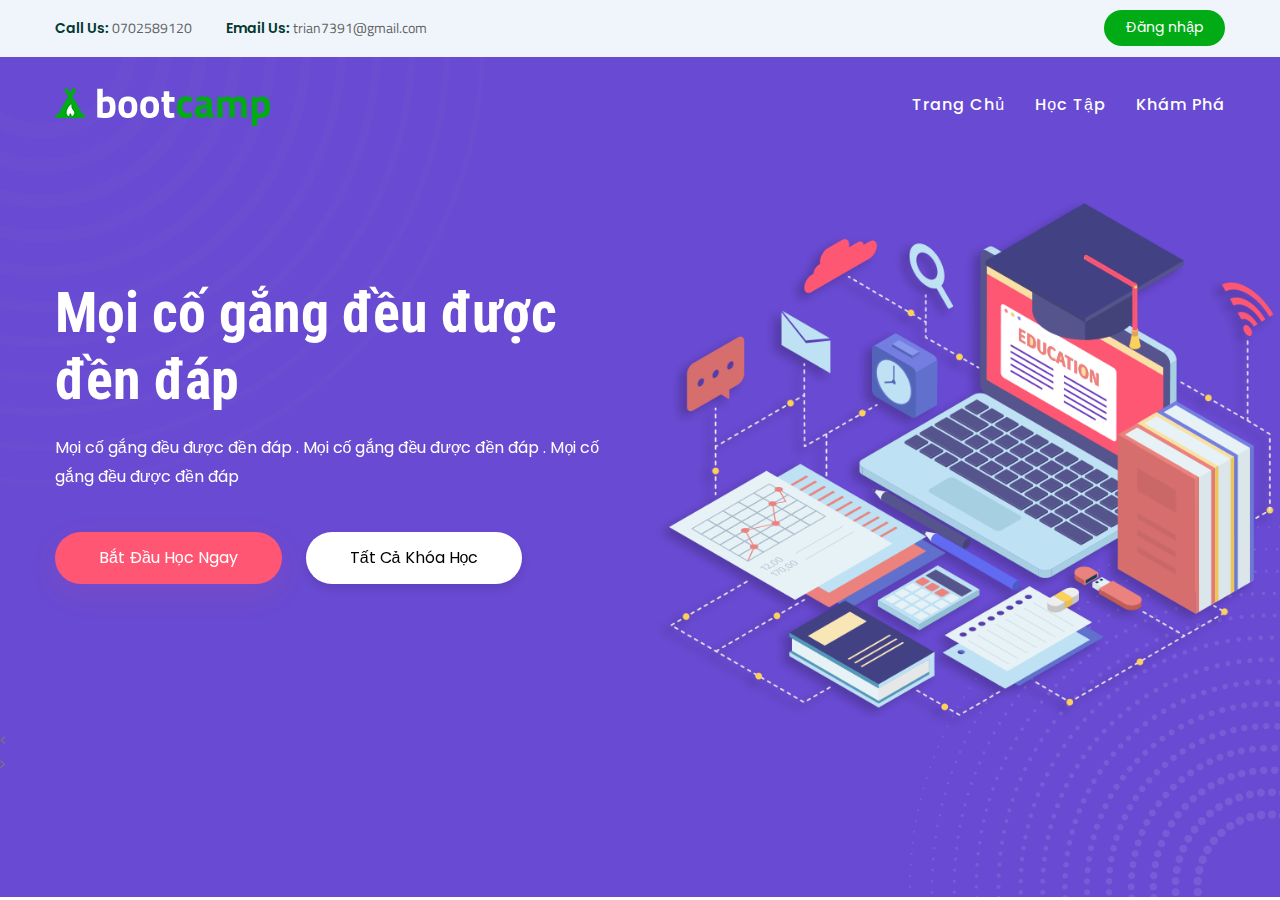
<file: index.html>
﻿<!DOCTYPE html>
<html>

<head>
	<meta charset="utf-8">
	<title>Giáo Dục</title>
	<!-- Stylesheets -->
	<link href="css/bootstrap.css" rel="stylesheet">
	<link href="css/main.css" rel="stylesheet">
	<link href="css/responsive.css" rel="stylesheet">

	<link rel="shortcut icon" href="images/favicon.png" type="image/x-icon">
	<link rel="icon" href="images/favicon.png" type="image/x-icon">

	<link
		href="https://fonts.googleapis.com/css2?family=Poppins:wght@300;400;500;600;700;800;900&family=Titillium+Web:wght@300;400;600;700;900&display=swap"
		rel="stylesheet">

	<!-- Responsive -->
	<meta http-equiv="X-UA-Compatible" content="IE=edge">
	<meta name="viewport" content="width=device-width, initial-scale=1.0, maximum-scale=1.0, user-scalable=0">

	<!--[if lt IE 9]><script src="https://cdnjs.cloudflare.com/ajax/libs/html5shiv/3.7.3/html5shiv.js"></script><![endif]-->
	<!--[if lt IE 9]><script src="js/respond.js"></script><![endif]-->
</head>

<body>

	<div class="page-wrapper">

		<!-- Preloader -->
		<div class="preloader"></div>

		<!-- Main Header-->
		<header class="main-header header-style-one">

			<!-- Header Top -->
			<div class="header-top">
				<div class="auto-container">
					<div class="clearfix">

						<!-- Top Left -->
						<div class="top-left pull-left clearfix">

							<!-- Info List -->
							<ul class="info-list">
								<li><span>Call Us:</span><a href="tel:+123-456-7890"> 0702589120</a></li>
								<li><span>Email Us:</span><a href="mailto:info@yourcompany.com">
										trian7391@gmail.com</a></li>
							</ul>

						</div>

						<!-- Top Right -->
						<div class="top-right pull-right clearfix">
							<!-- Login Nav -->
							<ul class="login-nav">
								<li><a href="login.html"></a></li>
								<li><a href="login.html">Đăng nhập</a></li>
							</ul>
						</div>

					</div>
				</div>
			</div>

			<!-- Header Upper -->
			<div class="header-upper">
				<div class="auto-container">
					<div class="clearfix">

						<div class="pull-left logo-box">
							<div class="logo"><a href="index.html"><img src="images/logo.png" alt=""
										title="Bootcamp"></a></div>
						</div>

						<div class="nav-outer clearfix">
							<!--Mobile Navigation Toggler-->
							<div class="mobile-nav-toggler"><span class="icon flaticon-menu"></span></div>
							<!-- Main Menu -->
							<nav class="main-menu show navbar-expand-md">
								<div class="navbar-header">
									<button class="navbar-toggler" type="button" data-toggle="collapse"
										data-target="#navbarSupportedContent" aria-controls="navbarSupportedContent"
										aria-expanded="false" aria-label="Toggle navigation">
										<span class="icon-bar"></span>
										<span class="icon-bar"></span>
										<span class="icon-bar"></span>
									</button>
								</div>

								<div class="navbar-collapse collapse clearfix" id="navbarSupportedContent">
									<ul class="navigation clearfix">
										<li class="dropdown"><a href="#">Trang chủ</a>
											<ul>

											</ul>
										</li>

										<li class="dropdown"><a href="#">Học Tập</a>
											<ul>
												<li><a href="course.html">Toán</a></li>
												<li><a href="course.html">Tiếng Việt</a></li>
												<li><a href="course.html">Ngoại ngữ</a></li>
												<li><a href="course.html">Âm nhạc</a></li>
												<li><a href="course.html">Mỹ thuật</a></li>
												<li><a href="course.html">Tin học</a></li>
											</ul>
										</li>
										<li class="dropdown"><a href="#">Khám phá</a>
											<ul>
												<li><a href="#">Đọc Sách</a></li>

											</ul>
										</li>

									</ul>
								</div>

							</nav>

						</div>

					</div>
				</div>
			</div>
			<!-- End Header Upper -->

			<!-- Mobile Menu  -->
			<div class="mobile-menu">
				<div class="menu-backdrop"></div>
				<div class="close-btn"><span class="icon flaticon-multiply"></span></div>

				<nav class="menu-box">
					<div class="nav-logo"><a href="index.html"><img src="images/logo-5.png" alt="" title=""></a></div>
					<div class="menu-outer">
						<!--Here Menu Will Come Automatically Via Javascript / Same Menu as in Header-->
					</div>
				</nav>
			</div>
			<!-- End Mobile Menu -->

		</header>
		<!-- End Main Header -->
		<!-- Slider Section Two -->
		<section class="slider-section-two">
			<!-- Pattern Layer -->
			<div class="pattern-layer" style="background-image:url(images/main-slider/pattern-layer-1.png)"></div>
			<div class="pattern-layer-two" style="background-image:url(images/main-slider/pattern-layer-2.png)"></div>
			<div class="main-slider-carousel owl-carousel owl-theme">

				<div class="slide">
					<div class="auto-container">
						<div class="row clearfix">

							<!-- Content Column -->
							<div class="content-column col-lg-6 col-md-12 col-sm-12">
								<div class="inner-column">
									<h1>Mọi cố gắng đều được đền đáp</h1>
									<div class="text">Mọi cố gắng đều được đền đáp . Mọi cố gắng đều được đền đáp .
										Mọi cố gắng đều được đền đáp</div>
									<div class="btns-box">
										<a href="#" class="theme-btn btn-style-four"><span class="txt">
												Bắt đầu học ngay</span></a>
										<a href="#" class="theme-btn btn-style-five"><span class="txt">
												Tất cả khóa học</span></a>
									</div>
								</div>
							</div>

							<!-- Image Column -->
							<div class="image-column col-lg-6 col-md-12 col-sm-12">
								<div class="inner-column">
									<div class="image">
										<img src="images/main-slider/content-image-2.png" alt="">
									</div>
								</div>
							</div>

						</div>
					</div>
				</div>

				<div class="slide">
					<div class="auto-container">
						<div class="row clearfix">

							<!-- Content Column -->
							<div class="content-column col-lg-6 col-md-12 col-sm-12">
								<div class="inner-column">
									<h1>Mọi cố gắng đều được đền đáp</h1>
									<div class="text">Mọi cố gắng đều được đền đáp. Mọi cố gắng đều được đền đáp .
										Mọi cố gắng đều được đền đáp</div>
									<div class="btns-box">
										<a href="course.html" class="theme-btn btn-style-four"><span class="txt">
												Bắt đầu học ngay</span></a>
										<a href="course.html" class="theme-btn btn-style-five"><span class="txt">
												Tất cả khóa học</span></a>
									</div>
								</div>
							</div>

							<!-- Image Column -->
							<div class="image-column col-lg-6 col-md-12 col-sm-12">
								<div class="inner-column">
									<div class="image">
										<img src="images/main-slider/content-image-2.png" alt="">
									</div>
								</div>
							</div>

						</div>
					</div>
				</div>

				<div class="slide">
					<div class="auto-container">
						<div class="row clearfix">

							<!-- Content Column -->
							<div class="content-column col-lg-6 col-md-12 col-sm-12">
								<div class="inner-column">
									<h1>Mọi cố gắng đều được đền đáp</h1>
									<div class="text">Mọi cố gắng đều được đền đáp . Mọi cố gắng đều được đền đáp
										. Mọi cố gắng đều được đền đáp</div>
									<div class="btns-box">
										<a href="#" class="theme-btn btn-style-four"><span class="txt">
												Bắt đầu học ngay</span></a>
										<a href="#" class="theme-btn btn-style-five"><span class="txt">
												Tất cả khóa học</span></a>
									</div>
								</div>
							</div>

							<!-- Image Column -->
							<div class="image-column col-lg-6 col-md-12 col-sm-12">
								<div class="inner-column">
									<div class="image">
										<img src="images/main-slider/content-image-2.png" alt="">
									</div>
								</div>
							</div>

						</div>
					</div>
				</div>

			</div>
		</section>



	</div>
	<!--End pagewrapper-->

	<!--Scroll to top-->
	<div class="scroll-to-top scroll-to-target" data-target="html"><span class="fa fa-arrow-circle-up"></span></div>

	<script src="js/jquery.js"></script>
	<script src="js/popper.min.js"></script>
	<script src="js/jquery.scrollTo.js"></script>
	<script src="js/bootstrap.min.js"></script>
	<script src="js/jquery.mCustomScrollbar.concat.min.js"></script>
	<script src="js/jquery.fancybox.js"></script>
	<script src="js/appear.js"></script>
	<script src="js/swiper.min.js"></script>
	<script src="js/element-in-view.js"></script>
	<script src="js/jquery.paroller.min.js"></script>
	<script src="js/parallax.min.js"></script>
	<script src="js/tilt.jquery.min.js"></script>
	<!--Master Slider-->
	<script src="js/jquery.easing.min.js"></script>
	<script src="js/owl.js"></script>
	<script src="js/wow.js"></script>
	<script src="js/jquery-ui.js"></script>
	<script src="js/script.js"></script>

</body>

</html>
</file>
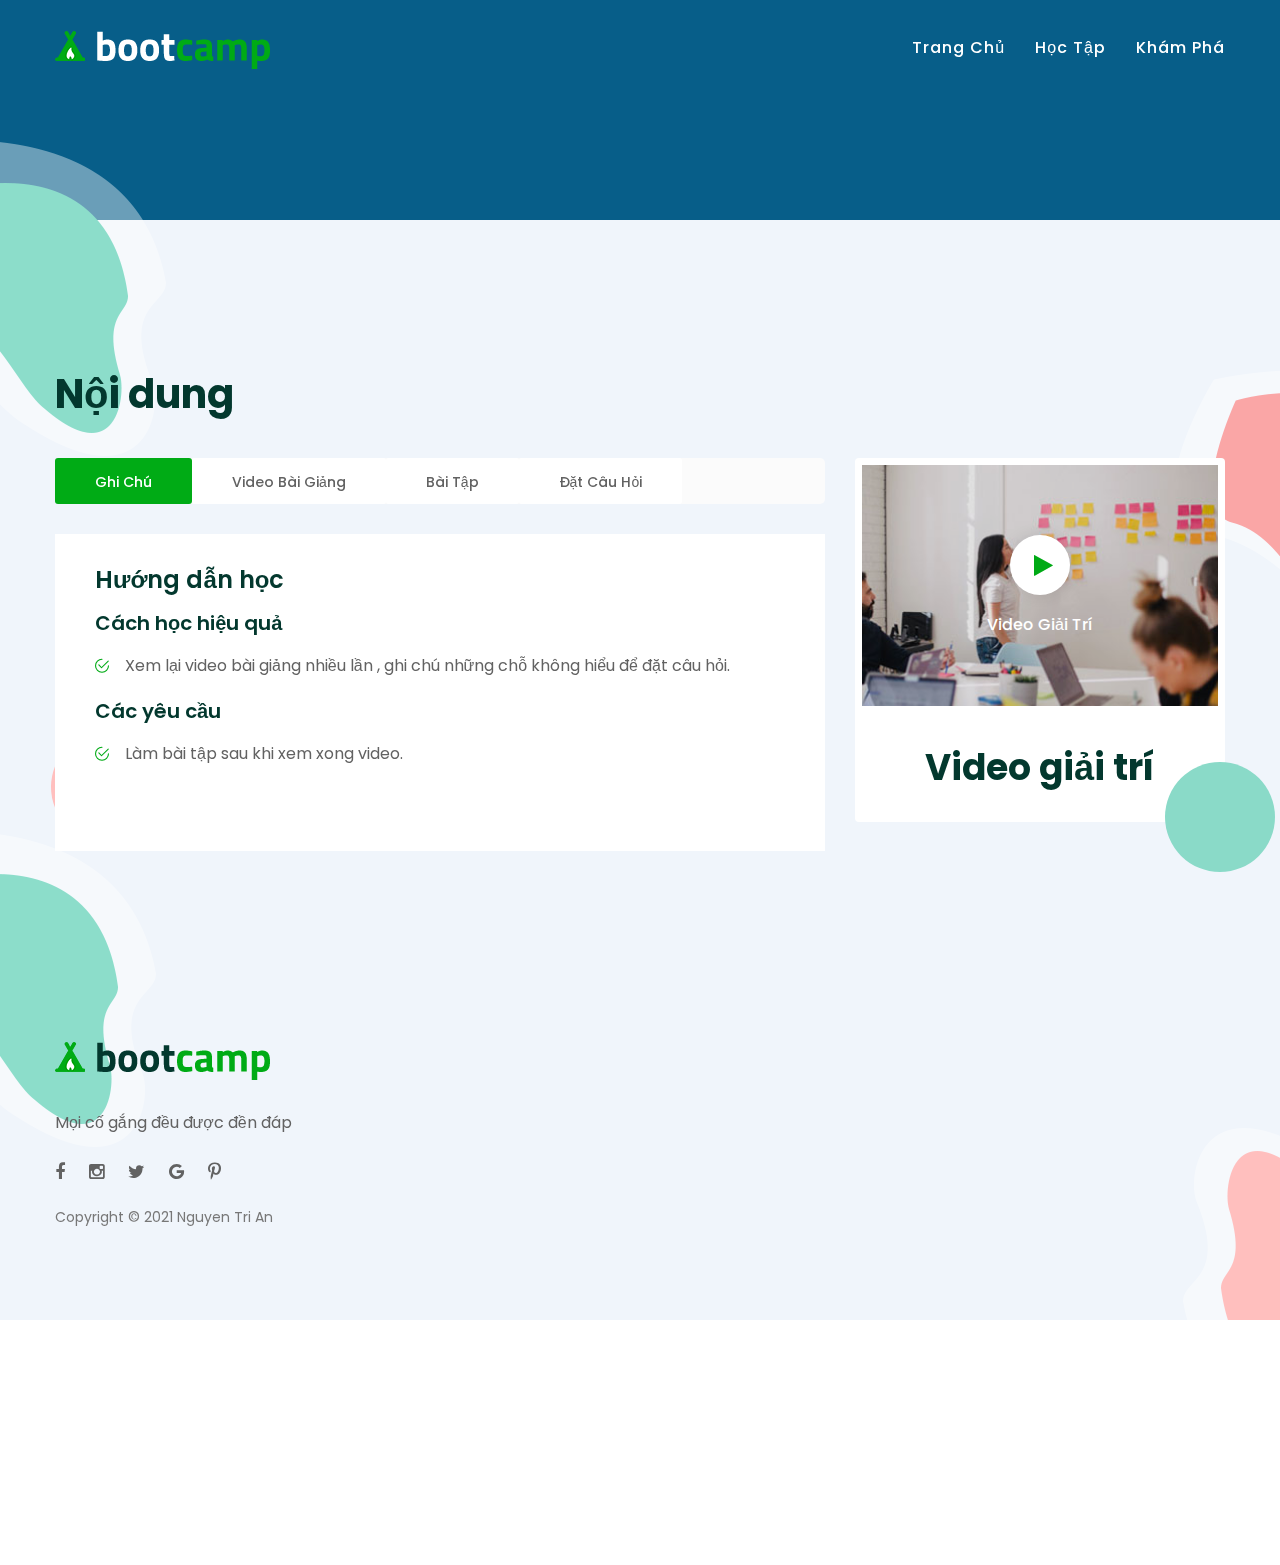
<file: course-detail.html>
﻿<!DOCTYPE html>
<html>

<head>
	<meta charset="utf-8">
	<title>Giáo dục</title>
	<!-- Stylesheets -->
	<link href="css/bootstrap.css" rel="stylesheet">
	<link href="css/main.css" rel="stylesheet">
	<link href="css/responsive.css" rel="stylesheet">

	<link rel="shortcut icon" href="images/favicon.png" type="image/x-icon">
	<link rel="icon" href="images/favicon.png" type="image/x-icon">

	<link
		href="https://fonts.googleapis.com/css2?family=Poppins:wght@300;400;500;600;700;800;900&family=Titillium+Web:wght@300;400;600;700;900&display=swap"
		rel="stylesheet">

	<!-- Responsive -->
	<meta http-equiv="X-UA-Compatible" content="IE=edge">
	<meta name="viewport" content="width=device-width, initial-scale=1.0, maximum-scale=1.0, user-scalable=0">

	<!--[if lt IE 9]><script src="https://cdnjs.cloudflare.com/ajax/libs/html5shiv/3.7.3/html5shiv.js"></script><![endif]-->
	<!--[if lt IE 9]><script src="js/respond.js"></script><![endif]-->
</head>

<body>

	<div class="page-wrapper">

		<!-- Preloader -->
		<div class="preloader"></div>

		<!-- Main Header-->
		<header class="main-header header-style-one">

			<!-- Header Top -->
			<div class="header-top">
				<div class="auto-container">
					<div class="clearfix">
					</div>
				</div>
			</div>

			<!-- Header Upper -->
			<div class="header-upper">
				<div class="auto-container">
					<div class="clearfix">

						<div class="pull-left logo-box">
							<div class="logo"><a href="index.html"><img src="images/logo.png" alt=""
										title="Bootcamp"></a></div>
						</div>

						<div class="nav-outer clearfix">
							<!--Mobile Navigation Toggler-->
							<div class="mobile-nav-toggler"><span class="icon flaticon-menu"></span></div>
							<!-- Main Menu -->
							<nav class="main-menu show navbar-expand-md">
								<div class="navbar-header">
									<button class="navbar-toggler" type="button" data-toggle="collapse"
										data-target="#navbarSupportedContent" aria-controls="navbarSupportedContent"
										aria-expanded="false" aria-label="Toggle navigation">
										<span class="icon-bar"></span>
										<span class="icon-bar"></span>
										<span class="icon-bar"></span>
									</button>
								</div>

								<div class="navbar-collapse collapse clearfix" id="navbarSupportedContent">
									<ul class="navigation clearfix">
										<li class="dropdown"><a href="index.html">Trang chủ</a>

										</li>

										<li class="dropdown"><a href="#">Học Tập</a>
											<ul>
												<li><a href="course.html">Toán</a></li>
												<li><a href="course.html">Tiếng Việt</a></li>
												<li><a href="course.html">Ngoại ngữ</a></li>
												<li><a href="course.html">Âm nhạc</a></li>
												<li><a href="course.html">Mỹ thuật</a></li>
												<li><a href="course.html">Tin học</a></li>
											</ul>
										</li>
										<li class="dropdown"><a href="#">Khám phá</a>
											<ul>
												<li><a href="#">Đọc Sách</a></li>

											</ul>
										</li>

									</ul>
								</div>

							</nav>

						</div>

					</div>
				</div>
			</div>
			<!-- End Header Upper -->

			<!-- Mobile Menu  -->
			<div class="mobile-menu">
				<div class="menu-backdrop"></div>
				<div class="close-btn"><span class="icon flaticon-multiply"></span></div>

				<nav class="menu-box">
					<div class="nav-logo"><a href="index.html"><img src="images/logo-5.png" alt="" title=""></a></div>
					<div class="menu-outer">
						<!--Here Menu Will Come Automatically Via Javascript / Same Menu as in Header-->
					</div>
				</nav>
			</div>
			<!-- End Mobile Menu -->

		</header>
		<!-- End Main Header -->

		<!-- Page Title -->
		<section class="page-title">
			<div class="auto-container">

			</div>
		</section>
		<!--End Page Title-->

		<!-- Intro Courses -->
		<section class="intro-section">
			<div class="patern-layer-one paroller" data-paroller-factor="0.40" data-paroller-factor-lg="0.20"
				data-paroller-type="foreground" data-paroller-direction="vertical"
				style="background-image: url(images/icons/icon-1.png)"></div>
			<div class="patern-layer-two paroller" data-paroller-factor="0.40" data-paroller-factor-lg="-0.20"
				data-paroller-type="foreground" data-paroller-direction="vertical"
				style="background-image: url(images/icons/icon-2.png)"></div>
			<div class="circle-one"></div>
			<div class="auto-container">
				<div class="sec-title">
					<h2>Nội dung</h2>
				</div>

				<div class="inner-container">
					<div class="row clearfix">

						<!-- Content Column -->
						<div class="content-column col-lg-8 col-md-12 col-sm-12">
							<div class="inner-column">

								<!-- Intro Info Tabs-->
								<div class="intro-info-tabs">
									<!-- Intro Tabs-->
									<div class="intro-tabs tabs-box">

										<!--Tab Btns-->
										<ul class="tab-btns tab-buttons clearfix">
											<li data-tab="#prod-overview" class="tab-btn active-btn">Ghi chú</li>
											<li data-tab="#prod-curriculum" class="tab-btn">Video bài giảng</li>
											<li data-tab="#prod-announcement" class="tab-btn">Bài tập</li>
											<li data-tab="#prod-reviews" class="tab-btn">Đặt câu hỏi</li>
										</ul>

										<!--Tabs Container-->
										<div class="tabs-content">

											<!--Tab / Active Tab-->
											<div class="tab active-tab" id="prod-overview">
												<div class="content">

													<!-- Cource Overview -->
													<div class="course-overview">
														<div class="inner-box">
															<h4>Hướng dẫn học</h4>
															<h3>Cách học hiệu quả</h3>
															<ul class="review-list">
																<li>Xem lại video bài giảng nhiều lần , ghi chú những
																	chỗ không hiểu
																	để đặt câu hỏi.
																</li>

															</ul>
															<h3>Các yêu cầu</h3>
															<ul class="review-list">
																<li>Làm bài tập sau khi xem xong video.
																</li>

															</ul>
															<div class="row clearfix">
															</div>

														</div>
													</div>

												</div>
											</div>

											<!-- Tab -->
											<div class="tab" id="prod-curriculum">
												<div class="content">

													<!-- Accordion Box -->
													<ul class="accordion-box">

														<!-- Block -->
														<li class="accordion block">
															<div class="acc-btn active">
																<div class="icon-outer"><span
																		class="icon icon-plus flaticon-angle-arrow-down"></span>
																</div> Phép nhân
															</div>
															<div class="acc-content current">
																<div class="content">
																	<div class="clearfix">
																		<div class="pull-left">
																			<a href="https://www.youtube.com/watch?v=kxPCFljwJws"
																				class="lightbox-image play-icon"><span
																					class="fa fa-play"></span>Các bước
																				thực hiện
																				phép nhân</a>
																		</div>
																		<div class="pull-right">
																			<div class="minutes">35 phút</div>
																		</div>
																	</div>
																</div>
																<div class="content">
																	<div class="clearfix">
																		<div class="pull-left">
																			<a href="https://www.youtube.com/watch?v=kxPCFljwJws"
																				class="lightbox-image play-icon"><span
																					class="fa fa-play"></span>Các bước
																				thực hiện
																				phép nhân</a>
																		</div>
																		<div class="pull-right">
																			<div class="minutes">35 phút</div>
																		</div>
																	</div>
																</div>
																<div class="content">
																	<div class="clearfix">
																		<div class="pull-left">
																			<a href="https://www.youtube.com/watch?v=kxPCFljwJws"
																				class="lightbox-image play-icon"><span
																					class="fa fa-play"></span>Các bước
																				thực hiện
																				phép nhân</a>
																		</div>
																		<div class="pull-right">
																			<div class="minutes">35 phút</div>
																		</div>
																	</div>
																</div>
															</div>
														</li>

														<!-- Block -->
														<li class="accordion block">
															<div class="acc-btn">
																<div class="icon-outer"><span
																		class="icon icon-plus flaticon-angle-arrow-down"></span>
																</div> Phép cộng và phép trừ
															</div>
															<div class="acc-content">
																<div class="content">
																	<div class="clearfix">
																		<div class="pull-left">
																			<a href="https://www.youtube.com/watch?v=kxPCFljwJws"
																				class="lightbox-image play-icon"><span
																					class="fa fa-play"></span>Các bước
																				thực hiện phép cộng</a>
																		</div>
																		<div class="pull-right">
																			<div class="minutes">35 phút</div>
																		</div>
																	</div>
																</div>
																<div class="content">
																	<div class="clearfix">
																		<div class="pull-left">
																			<a href="https://www.youtube.com/watch?v=kxPCFljwJws"
																				class="lightbox-image play-icon"><span
																					class="fa fa-play"></span>Các bước
																				thực hiện phép cộng</a>
																		</div>
																		<div class="pull-right">
																			<div class="minutes">35 phút</div>
																		</div>
																	</div>
																</div>
																<div class="content">
																	<div class="clearfix">
																		<div class="pull-left">
																			<a href="https://www.youtube.com/watch?v=kxPCFljwJws"
																				class="lightbox-image play-icon"><span
																					class="fa fa-play"></span>Các bước
																				thực hiện phép cộng</a>
																		</div>
																		<div class="pull-right">
																			<div class="minutes">35 phút</div>
																		</div>
																	</div>
																</div>
															</div>
														</li>

														<!-- Block -->
														<li class="accordion block">
															<div class="acc-btn">
																<div class="icon-outer"><span
																		class="icon icon-plus flaticon-angle-arrow-down"></span>
																</div> Phép chia có dư
															</div>
															<div class="acc-content">
																<div class="content">
																	<div class="clearfix">
																		<div class="pull-left">
																			<a href="https://www.youtube.com/watch?v=kxPCFljwJws"
																				class="lightbox-image play-icon"><span
																					class="fa fa-play"></span>Các bước
																				thực hiện phép chia có dư</a>
																		</div>
																		<div class="pull-right">
																			<div class="minutes">35 phút</div>
																		</div>
																	</div>
																</div>
																<div class="content">
																	<div class="clearfix">
																		<div class="pull-left">
																			<a href="https://www.youtube.com/watch?v=kxPCFljwJws"
																				class="lightbox-image play-icon"><span
																					class="fa fa-play"></span>Các bước
																				thực hiện phép chia có dư</a>
																		</div>
																		<div class="pull-right">
																			<div class="minutes">35 phút</div>
																		</div>
																	</div>
																</div>
																<div class="content">
																	<div class="clearfix">
																		<div class="pull-left">
																			<a href="https://www.youtube.com/watch?v=kxPCFljwJws"
																				class="lightbox-image play-icon"><span
																					class="fa fa-play"></span>Các bước
																				thực hiện phép chia có dư</a>
																		</div>
																		<div class="pull-right">
																			<div class="minutes">35 phút</div>
																		</div>
																	</div>
																</div>
															</div>
														</li>

														<!-- Block -->
														<li class="accordion block">
															<div class="acc-btn">
																<div class="icon-outer"><span
																		class="icon icon-plus flaticon-angle-arrow-down"></span>
																</div>Ôn tập
															</div>
															<div class="acc-content">
																<div class="content">
																	<div class="clearfix">
																		<div class="pull-left">
																			<a href="https://www.youtube.com/watch?v=kxPCFljwJws"
																				class="lightbox-image play-icon"><span
																					class="fa fa-play"></span>Ôn tập
																				phép cộng</a>
																		</div>
																		<div class="pull-right">
																			<div class="minutes">35 phút</div>
																		</div>
																	</div>
																</div>
																<div class="content">
																	<div class="clearfix">
																		<div class="pull-left">
																			<a href="https://www.youtube.com/watch?v=kxPCFljwJws"
																				class="lightbox-image play-icon"><span
																					class="fa fa-play"></span>Ôn tập
																				phép cộng</a>
																		</div>
																		<div class="pull-right">
																			<div class="minutes">35 phút</div>
																		</div>
																	</div>
																</div>
																<div class="content">
																	<div class="clearfix">
																		<div class="pull-left">
																			<a href="https://www.youtube.com/watch?v=kxPCFljwJws"
																				class="lightbox-image play-icon"><span
																					class="fa fa-play"></span>Ôn tập
																				phép cộng</a>
																		</div>
																		<div class="pull-right">
																			<div class="minutes">35 phút</div>
																		</div>
																	</div>
																</div>
															</div>
														</li>

													</ul>

												</div>
											</div>

											<!-- Tab bài tập -->
											<div class="tab" id="prod-announcement">
												<div class="content">

													<!-- Accordion Box -->
													<ul class="accordion-box">

														<!-- Block -->
														<li class="accordion block">
															<div class="acc-btn active">
																<div class="icon-outer"><span
																		class="icon icon-plus flaticon-angle-arrow-down"></span>
																</div> Phép nhân
															</div>
															<div class="acc-content current">
																<div class="content">
																	<div class="clearfix">
																		<div class="pull-left">
																			<p>File bài tập : </p>
																		</div>

																	</div>
																</div>

															</div>
														</li>

														<!-- Block -->
														<li class="accordion block">
															<div class="acc-btn">
																<div class="icon-outer"><span
																		class="icon icon-plus flaticon-angle-arrow-down"></span>
																</div> Phép cộng
															</div>
															<div class="acc-content">
																<div class="content">
																	<div class="clearfix">
																		<div class="pull-left">
																			File bài tập :
																		</div>

																	</div>
																</div>


															</div>
														</li>

														<!-- Block -->
														<li class="accordion block">
															<div class="acc-btn">
																<div class="icon-outer"><span
																		class="icon icon-plus flaticon-angle-arrow-down"></span>
																</div> Phép chia có dư
															</div>
															<div class="acc-content">
																<div class="content">
																	<div class="clearfix">
																		<div class="pull-left">
																			File bài tập :
																		</div>

																	</div>
																</div>


															</div>
														</li>

														<!-- Block -->
														<li class="accordion block">
															<div class="acc-btn">
																<div class="icon-outer"><span
																		class="icon icon-plus flaticon-angle-arrow-down"></span>
																</div>Ôn tập
															</div>
															<div class="acc-content">
																<div class="content">
																	<div class="clearfix">
																		<div class="pull-left">
																			File bài tập :
																		</div>

																	</div>
																</div>


															</div>
														</li>

													</ul>

												</div>
											</div>


											<!-- Tab -->
											<div class="tab" id="prod-reviews">
												<div class="content">

													<div class="cource-review-box">
														<h4>Nguyen Thi Trang</h4>
														<div class="rating">
															<span class="total-rating">4.5</span> <span
																class="fa fa-star"></span><span
																class="fa fa-star"></span><span
																class="fa fa-star"></span><span
																class="fa fa-star"></span><span
																class="fa fa-star"></span>&ensp; 256 bình chọn
														</div>
														<div class="text">Câu 2 làm như thế nào cô ?</div>
														<ul class="like-option">
															<li><span class="icon fa fa-thumbs-o-up"></span></li>
															<li><span class="icon fa fa-thumbs-o-down"></span></li>
															<span class="report">Report</span>
														</ul>
													</div>

													<div class="cource-review-box">
														<h4>Nguyen Thi Trang</h4>
														<div class="rating">
															<span class="total-rating">4.5</span> <span
																class="fa fa-star"></span><span
																class="fa fa-star"></span><span
																class="fa fa-star"></span><span
																class="fa fa-star"></span><span
																class="fa fa-star"></span>&ensp; 256 bình chọn
														</div>
														<div class="text">Câu 2 làm như thế nào cô ?</div>
														<ul class="like-option">
															<li><span class="icon fa fa-thumbs-o-up"></span></li>
															<li><span class="icon fa fa-thumbs-o-down"></span></li>
															<span class="report">Report</span>
														</ul>
													</div>

													<div class="cource-review-box">
														<h4>Nguyen Thi Trang</h4>
														<div class="rating">
															<span class="total-rating">4.5</span> <span
																class="fa fa-star"></span><span
																class="fa fa-star"></span><span
																class="fa fa-star"></span><span
																class="fa fa-star"></span><span
																class="fa fa-star"></span>&ensp; 256 bình chọn
														</div>
														<div class="text">Câu 2 làm như thế nào cô ?</div>
														<ul class="like-option">
															<li><span class="icon fa fa-thumbs-o-up"></span></li>
															<li><span class="icon fa fa-thumbs-o-down"></span></li>
															<span class="report">Report</span>
														</ul>
													</div>

													<div class="cource-review-box">
														<h4>Nguyen Thi Trang</h4>
														<div class="rating">
															<span class="total-rating">4.5</span> <span
																class="fa fa-star"></span><span
																class="fa fa-star"></span><span
																class="fa fa-star"></span><span
																class="fa fa-star"></span><span
																class="fa fa-star"></span>&ensp; 256 bình chọn
														</div>
														<div class="text">Câu 2 làm như thế nào cô ?</div>
														<ul class="like-option">
															<li><span class="icon fa fa-thumbs-o-up"></span></li>
															<li><span class="icon fa fa-thumbs-o-down"></span></li>
															<span class="report">Report</span>
														</ul>
													</div>

												</div>
											</div>

										</div>
									</div>
								</div>

							</div>
						</div>

						<!-- Video Column -->
						<div class="video-column col-lg-4 col-md-12 col-sm-12">
							<div class="inner-column sticky-top">

								<!-- Video Box -->
								<div class="intro-video"
									style="background-image: url(images/resource/video-image-1.jpg)">
									<a href="https://www.youtube.com/watch?v=kxPCFljwJws"
										class="lightbox-image intro-video-box"><span class="fa fa-play"><i
												class="ripple"></i></span></a>
									<h4>Video giải trí</h4>
								</div>
								<!-- End Video Box -->
								<div class="price">Video giải trí</div>
								<!-- <div class="time-left"></div> -->


							</div>
						</div>

					</div>
				</div>

			</div>
		</section>
		<!-- End intro Courses -->



		<!--Main Footer-->
		<footer class="main-footer">
			<!-- Pattern Layer -->
			<div class="pattern-layer paroller" data-paroller-factor="0.60" data-paroller-factor-lg="0.20"
				data-paroller-type="foreground" data-paroller-direction="vertical"
				style="background-image:url(images/icons/icon-1.png)"></div>
			<div class="pattern-layer-two data-paroller-factor=" 0.60"="" data-paroller-factor-lg="0.20"
				data-paroller-type="foreground" data-paroller-direction="vertical"
				style="background-image:url(images/icons/icon-3.png)"></div>
			<div class="auto-container">

				<!-- Widgets Section -->
				<div class="widgets-section">
					<div class="row clearfix">

						<!-- Big Column -->
						<div class="big-column col-lg-6 col-md-12 col-sm-12">
							<div class="row clearfix">

								<!--Footer Column-->
								<!--Footer Column-->
								<div class="footer-column col-lg-7 col-md-6 col-sm-12">
									<div class="footer-widget logo-widget">
										<div class="logo">
											<a href="index.html"><img src="images/footer-logo.png" alt=""></a>
										</div>
										<div class="text">Mọi cố gắng đều được đền đáp</div>
										<div class="social-box">
											<a href="#" class="fa fa-facebook"></a>
											<a href="#" class="fa fa-instagram"></a>
											<a href="#" class="fa fa-twitter"></a>
											<a href="#" class="fa fa-google"></a>
											<a href="#" class="fa fa-pinterest-p"></a>
										</div>
										<div class="copyright">Copyright &copy; 2021 Nguyen Tri An</div>
									</div>
								</div>

							</div>
						</div>



					</div>
				</div>

			</div>
		</footer>

	</div>
	<!--End pagewrapper-->

	<!--Scroll to top-->
	<div class="scroll-to-top scroll-to-target" data-target="html"><span class="fa fa-arrow-circle-up"></span></div>

	<script src="js/jquery.js"></script>
	<script src="js/popper.min.js"></script>
	<script src="js/jquery.scrollTo.js"></script>
	<script src="js/bootstrap.min.js"></script>
	<script src="js/jquery.mCustomScrollbar.concat.min.js"></script>
	<script src="js/jquery.fancybox.js"></script>
	<script src="js/appear.js"></script>
	<script src="js/swiper.min.js"></script>
	<script src="js/element-in-view.js"></script>
	<script src="js/jquery.paroller.min.js"></script>
	<script src="js/parallax.min.js"></script>
	<script src="js/tilt.jquery.min.js"></script>
	<!--Master Slider-->
	<script src="js/jquery.easing.min.js"></script>
	<script src="js/owl.js"></script>
	<script src="js/wow.js"></script>
	<script src="js/jquery-ui.js"></script>
	<script src="js/script.js"></script>

</body>

</html>
</file>
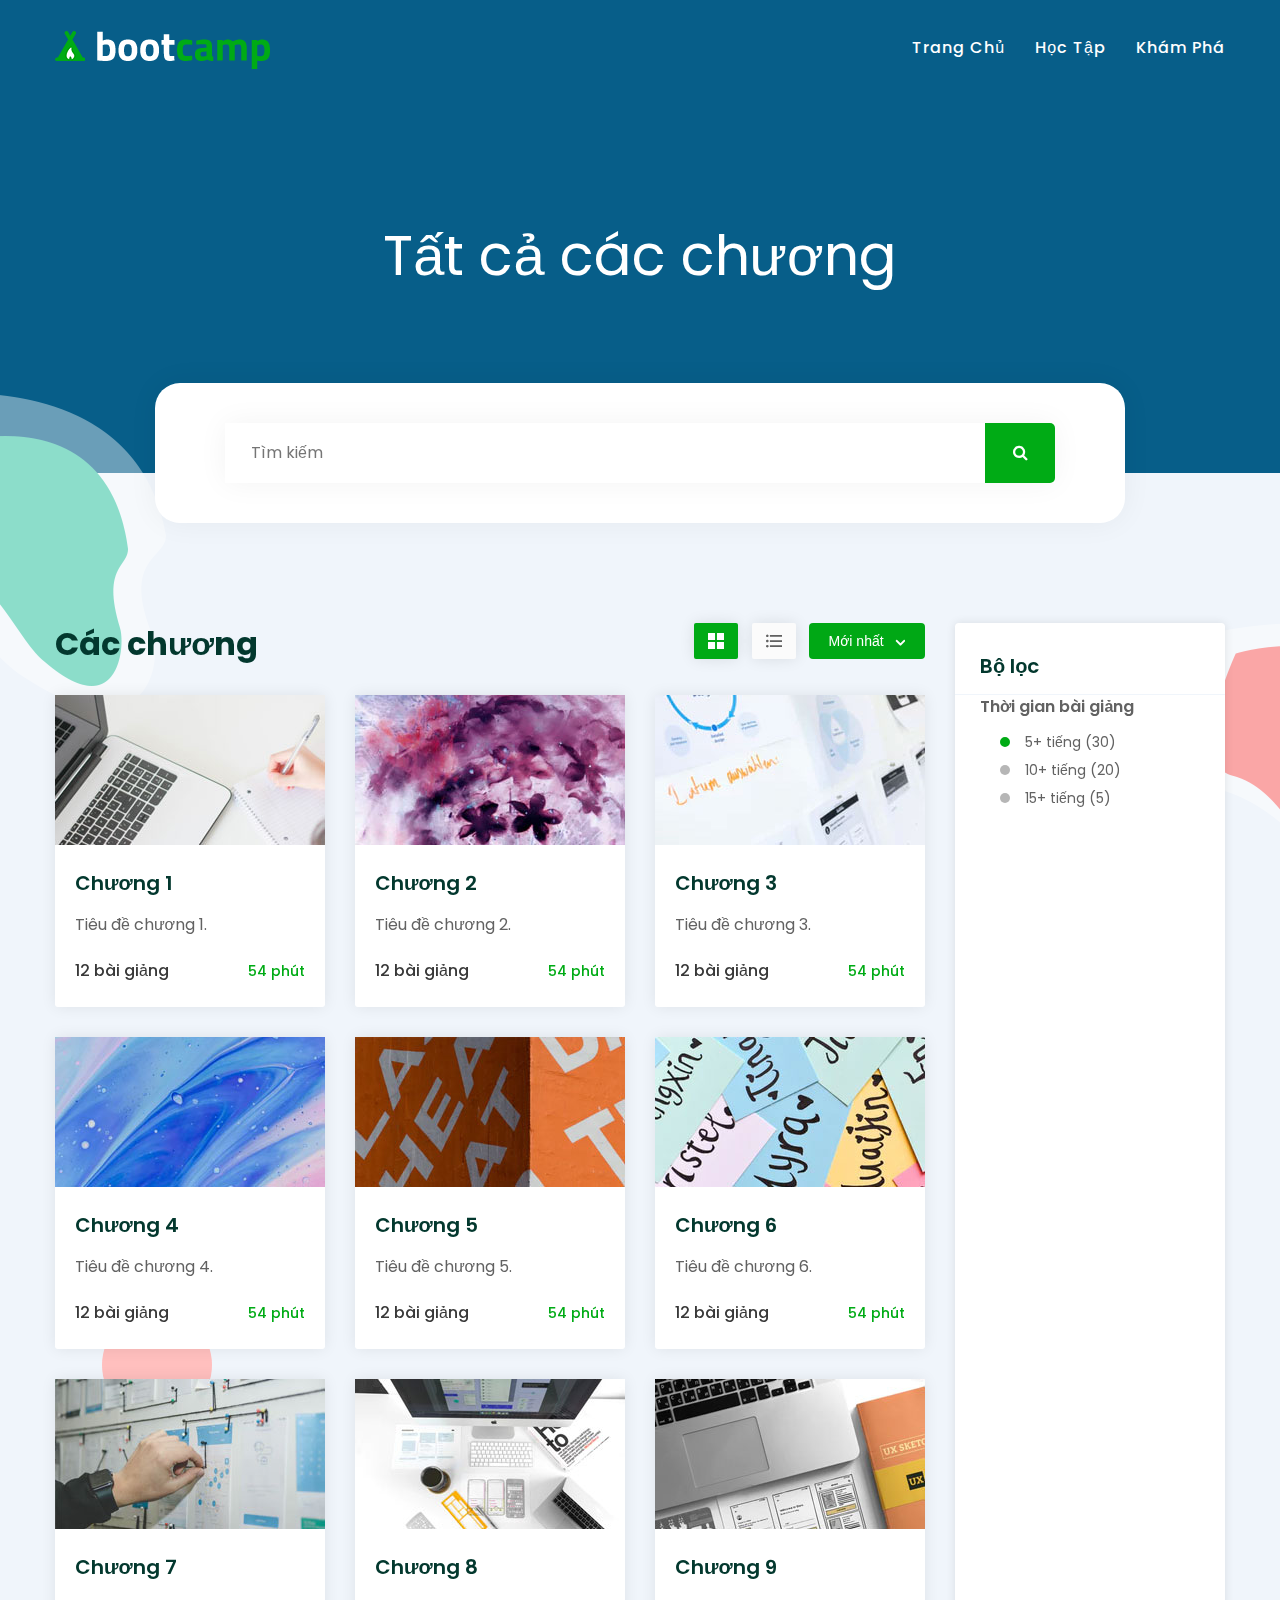
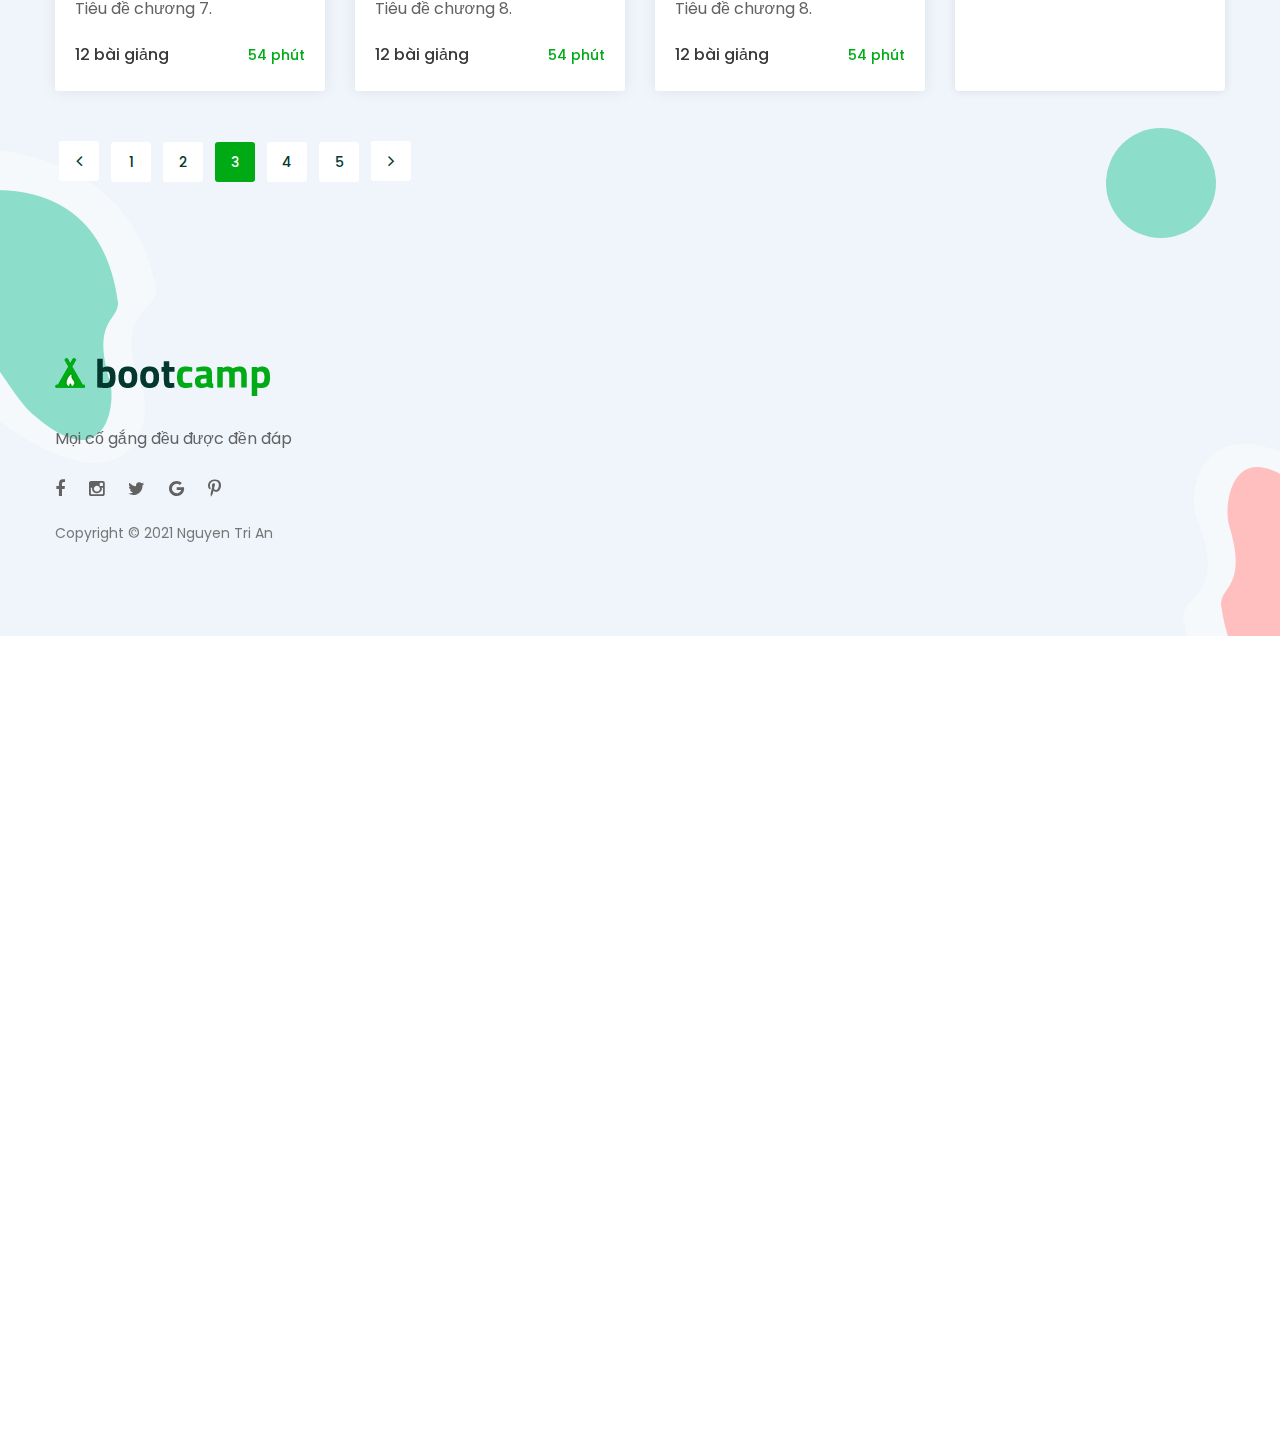
<file: course.html>
﻿<!DOCTYPE html>
<html>

<head>
	<meta charset="utf-8">
	<title>Giáo dục</title>
	<!-- Stylesheets -->
	<link href="css/bootstrap.css" rel="stylesheet">
	<link href="css/main.css" rel="stylesheet">
	<link href="css/responsive.css" rel="stylesheet">

	<link rel="shortcut icon" href="images/favicon.png" type="image/x-icon">
	<link rel="icon" href="images/favicon.png" type="image/x-icon">

	<link
		href="https://fonts.googleapis.com/css2?family=Poppins:wght@300;400;500;600;700;800;900&family=Titillium+Web:wght@300;400;600;700;900&display=swap"
		rel="stylesheet">

	<!-- Responsive -->
	<meta http-equiv="X-UA-Compatible" content="IE=edge">
	<meta name="viewport" content="width=device-width, initial-scale=1.0, maximum-scale=1.0, user-scalable=0">

	<!--[if lt IE 9]><script src="https://cdnjs.cloudflare.com/ajax/libs/html5shiv/3.7.3/html5shiv.js"></script><![endif]-->
	<!--[if lt IE 9]><script src="js/respond.js"></script><![endif]-->
</head>

<body>

	<div class="page-wrapper">

		<!-- Preloader -->
		<div class="preloader"></div>

		<!-- Main Header-->
		<header class="main-header header-style-one">

			<!-- Header Top -->


			<!-- Header Upper -->
			<div class="header-upper">
				<div class="auto-container">
					<div class="clearfix">

						<div class="pull-left logo-box">
							<div class="logo"><a href="index.html"><img src="images/logo.png" alt=""
										title="Bootcamp"></a></div>
						</div>

						<div class="nav-outer clearfix">
							<!--Mobile Navigation Toggler-->
							<div class="mobile-nav-toggler"><span class="icon flaticon-menu"></span></div>
							<!-- Main Menu -->
							<nav class="main-menu show navbar-expand-md">
								<div class="navbar-header">
									<button class="navbar-toggler" type="button" data-toggle="collapse"
										data-target="#navbarSupportedContent" aria-controls="navbarSupportedContent"
										aria-expanded="false" aria-label="Toggle navigation">
										<span class="icon-bar"></span>
										<span class="icon-bar"></span>
										<span class="icon-bar"></span>
									</button>
								</div>

								<div class="navbar-collapse collapse clearfix" id="navbarSupportedContent">
									<ul class="navigation clearfix">
										<li class="dropdown"><a href="index.html">Trang chủ</a>

										</li>

										<li class="dropdown"><a href="#">Học Tập</a>
											<ul>
												<li><a href="course.html">Toán</a></li>
												<li><a href="course.html">Tiếng Việt</a></li>
												<li><a href="course.html">Ngoại ngữ</a></li>
												<li><a href="course.html">Âm nhạc</a></li>
												<li><a href="course.html">Mỹ thuật</a></li>
												<li><a href="course.html">Tin học</a></li>
											</ul>
										</li>
										<li class="dropdown"><a href="#">Khám phá</a>
											<ul>
												<li><a href="#">Đọc Sách</a></li>

											</ul>
										</li>

									</ul>
								</div>

							</nav>

						</div>

					</div>
				</div>
			</div>
			<!-- End Header Upper -->

			<!-- Mobile Menu  -->
			<div class="mobile-menu">
				<div class="menu-backdrop"></div>
				<div class="close-btn"><span class="icon flaticon-multiply"></span></div>

				<nav class="menu-box">
					<div class="nav-logo"><a href="index.html"><img src="images/logo-5.png" alt="" title=""></a></div>
					<div class="menu-outer">
						<!--Here Menu Will Come Automatically Via Javascript / Same Menu as in Header-->
					</div>
				</nav>
			</div>
			<!-- End Mobile Menu -->

		</header>
		<!-- End Main Header -->

		<!-- Page Title -->
		<section class="page-title">
			<div class="auto-container">
				<h1>Tất cả các chương</h1>

				<!-- Search Boxed -->
				<div class="search-boxed">
					<div class="search-box">
						<form method="post" action="contact.html">
							<div class="form-group">
								<input type="search" name="search-field" value="" placeholder="Tìm kiếm" required="">
								<button type="submit"><span class="icon fa fa-search"></span></button>
							</div>
						</form>
					</div>
				</div>

			</div>
		</section>
		<!--End Page Title-->

		<!--Sidebar Page Container-->
		<div class="sidebar-page-container">
			<div class="patern-layer-one paroller" data-paroller-factor="0.40" data-paroller-factor-lg="0.20"
				data-paroller-type="foreground" data-paroller-direction="vertical"
				style="background-image: url(images/icons/icon-1.png)"></div>
			<div class="patern-layer-two paroller" data-paroller-factor="0.40" data-paroller-factor-lg="-0.20"
				data-paroller-type="foreground" data-paroller-direction="vertical"
				style="background-image: url(images/icons/icon-2.png)"></div>
			<div class="circle-one"></div>
			<div class="circle-two"></div>
			<div class="auto-container">
				<div class="row clearfix">

					<!-- Content Side -->
					<div class="content-side col-lg-9 col-md-12 col-sm-12">
						<div class="our-courses">

							<!-- Options View -->
							<div class="options-view">
								<div class="clearfix">
									<div class="pull-left">
										<h3>Các chương</h3>
									</div>
									<div class="pull-right clearfix">
										<!-- List View -->
										<ul class="list-view">
											<li class="active"><a href="course.html"><span
														class="icon flaticon-grid"></span></a></li>
											<li><a href="course-list.html"><span
														class="icon flaticon-list-1"></span></a></li>
										</ul>

										<!-- Type Form -->
										<div class="type-form">
											<form method="post" action="index.html">

												<!-- Form Group -->
												<div class="form-group">
													<select class="custom-select-box">
														<option>Mới nhất</option>
														<option>Cũ</option>
													</select>
												</div>

											</form>
										</div>

									</div>
								</div>
							</div>

							<div class="row clearfix">

								<!-- Cource Block Two -->
								<div class="cource-block-two col-lg-4 col-md-6 col-sm-12">
									<div class="inner-box">
										<div class="image">
											<a href="course-detail.html"><img src="images/resource/course-6.jpg"
													alt=""></a>
										</div>
										<div class="lower-content">
											<h5><a href="course-detail.html">Chương 1</a></h5>
											<div class="text">Tiêu đề chương 1.</div>
											<div class="clearfix">
												<div class="pull-left">
													<div class="students">12 bài giảng</div>
												</div>
												<div class="pull-right">
													<div class="hours">54 phút</div>
												</div>
											</div>
										</div>
									</div>
								</div>

								<!-- Cource Block Two -->
								<div class="cource-block-two col-lg-4 col-md-6 col-sm-12">
									<div class="inner-box">
										<div class="image">
											<a href="course-detail.html"><img src="images/resource/course-7.jpg"
													alt=""></a>
										</div>
										<div class="lower-content">
											<h5><a href="course-detail.html">Chương 2</a></h5>
											<div class="text">Tiêu đề chương 2.</div>
											<div class="clearfix">
												<div class="pull-left">
													<div class="students">12 bài giảng</div>
												</div>
												<div class="pull-right">
													<div class="hours">54 phút</div>
												</div>
											</div>
										</div>
									</div>
								</div>

								<!-- Cource Block Two -->
								<div class="cource-block-two col-lg-4 col-md-6 col-sm-12">
									<div class="inner-box">
										<div class="image">
											<a href="course-detail.html"><img src="images/resource/course-8.jpg"
													alt=""></a>
										</div>
										<div class="lower-content">
											<h5><a href="course-detail.html">Chương 3</a></h5>
											<div class="text">Tiêu đề chương 3.</div>
											<div class="clearfix">
												<div class="pull-left">
													<div class="students">12 bài giảng</div>
												</div>
												<div class="pull-right">
													<div class="hours">54 phút</div>
												</div>
											</div>
										</div>
									</div>
								</div>

								<!-- Cource Block Two -->
								<div class="cource-block-two col-lg-4 col-md-6 col-sm-12">
									<div class="inner-box">
										<div class="image">
											<a href="course-detail.html"><img src="images/resource/course-9.jpg"
													alt=""></a>
										</div>
										<div class="lower-content">
											<h5><a href="course-detail.html">Chương 4</a></h5>
											<div class="text">Tiêu đề chương 4.</div>
											<div class="clearfix">
												<div class="pull-left">
													<div class="students">12 bài giảng</div>
												</div>
												<div class="pull-right">
													<div class="hours">54 phút</div>
												</div>
											</div>
										</div>
									</div>
								</div>

								<!-- Cource Block Two -->
								<div class="cource-block-two col-lg-4 col-md-6 col-sm-12">
									<div class="inner-box">
										<div class="image">
											<a href="course-detail.html"><img src="images/resource/course-10.jpg"
													alt=""></a>
										</div>
										<div class="lower-content">
											<h5><a href="course-detail.html">Chương 5</a></h5>
											<div class="text">Tiêu đề chương 5.</div>
											<div class="clearfix">
												<div class="pull-left">
													<div class="students">12 bài giảng</div>
												</div>
												<div class="pull-right">
													<div class="hours">54 phút</div>
												</div>
											</div>
										</div>
									</div>
								</div>

								<!-- Cource Block Two -->
								<div class="cource-block-two col-lg-4 col-md-6 col-sm-12">
									<div class="inner-box">
										<div class="image">
											<a href="course-detail.html"><img src="images/resource/course-11.jpg"
													alt=""></a>
										</div>
										<div class="lower-content">
											<h5><a href="course-detail.html">Chương 6</a></h5>
											<div class="text">Tiêu đề chương 6.</div>
											<div class="clearfix">
												<div class="pull-left">
													<div class="students">12 bài giảng</div>
												</div>
												<div class="pull-right">
													<div class="hours">54 phút</div>
												</div>
											</div>
										</div>
									</div>
								</div>

								<!-- Cource Block Two -->
								<div class="cource-block-two col-lg-4 col-md-6 col-sm-12">
									<div class="inner-box">
										<div class="image">
											<a href="course-detail.html"><img src="images/resource/course-12.jpg"
													alt=""></a>
										</div>
										<div class="lower-content">
											<h5><a href="course-detail.html">Chương 7</a></h5>
											<div class="text">Tiêu đề chương 7.</div>
											<div class="clearfix">
												<div class="pull-left">
													<div class="students">12 bài giảng</div>
												</div>
												<div class="pull-right">
													<div class="hours">54 phút</div>
												</div>
											</div>
										</div>
									</div>
								</div>

								<!-- Cource Block Two -->
								<div class="cource-block-two col-lg-4 col-md-6 col-sm-12">
									<div class="inner-box">
										<div class="image">
											<a href="course-detail.html"><img src="images/resource/course-13.jpg"
													alt=""></a>
										</div>
										<div class="lower-content">
											<h5><a href="course-detail.html">Chương 8</a></h5>
											<div class="text">Tiêu đề chương 8.</div>
											<div class="clearfix">
												<div class="pull-left">
													<div class="students">12 bài giảng</div>
												</div>
												<div class="pull-right">
													<div class="hours">54 phút</div>
												</div>
											</div>
										</div>
									</div>
								</div>

								<!-- Cource Block Two -->
								<div class="cource-block-two col-lg-4 col-md-6 col-sm-12">
									<div class="inner-box">
										<div class="image">
											<a href="course-detail.html"><img src="images/resource/course-14.jpg"
													alt=""></a>
										</div>
										<div class="lower-content">
											<h5><a href="course-detail.html">Chương 9</a></h5>
											<div class="text">Tiêu đề chương 8.</div>
											<div class="clearfix">
												<div class="pull-left">
													<div class="students">12 bài giảng</div>
												</div>
												<div class="pull-right">
													<div class="hours">54 phút</div>
												</div>
											</div>
										</div>
									</div>
								</div>

							</div>

						</div>

					</div>

					<!-- Sidebar Side -->
					<div class="sidebar-side col-lg-3 col-md-12 col-sm-12">
						<div class="sidebar-inner">
							<aside class="sidebar">

								<!-- Filter Widget -->
								<div class="filter-widget">
									<h5>Bộ lọc</h5>



									<div class="skills-box-three">

										<!-- Skills Form -->
										<div class="skills-form-three">
											<form method="post" action="index.html">
												<span>Thời gian bài giảng</span>

												<!-- Radio Box -->
												<div class="radio-box-three">
													<input type="radio" name="remember-password" checked="" id="type-7">
													<label for="type-7">5+ tiếng (30)</label>
												</div>

												<!-- Radio Box -->
												<div class="radio-box-three">
													<input type="radio" name="remember-password" id="type-8">
													<label for="type-8">10+ tiếng (20)</label>
												</div>

												<!-- Radio Box -->
												<div class="radio-box-three">
													<input type="radio" name="remember-password" id="type-9">
													<label for="type-9">15+ tiếng (5)</label>
												</div>

											</form>
										</div>

									</div>

								</div>

							</aside>
						</div>
					</div>

				</div>

				<!-- Post Share Options -->
				<div class="styled-pagination">
					<ul class="clearfix">
						<li class="prev"><a href="#"><span class="fa fa-angle-left"></span> </a></li>
						<li><a href="#">1</a></li>
						<li><a href="#">2</a></li>
						<li class="active"><a href="#">3</a></li>
						<li><a href="#">4</a></li>
						<li><a href="#">5</a></li>
						<li class="next"><a href="#"><span class="fa fa-angle-right"></span> </a></li>
					</ul>
				</div>

			</div>
		</div>
		<!--Main Footer-->
		<footer class="main-footer">
			<!-- Pattern Layer -->
			<div class="pattern-layer paroller" data-paroller-factor="0.60" data-paroller-factor-lg="0.20"
				data-paroller-type="foreground" data-paroller-direction="vertical"
				style="background-image:url(images/icons/icon-1.png)"></div>
			<div class="pattern-layer-two data-paroller-factor=" 0.60"="" data-paroller-factor-lg="0.20"
				data-paroller-type="foreground" data-paroller-direction="vertical"
				style="background-image:url(images/icons/icon-3.png)"></div>
			<div class="auto-container">

				<!-- Widgets Section -->
				<div class="widgets-section">
					<div class="row clearfix">

						<!-- Big Column -->
						<div class="big-column col-lg-6 col-md-12 col-sm-12">
							<div class="row clearfix">

								<!--Footer Column-->
								<div class="footer-column col-lg-7 col-md-6 col-sm-12">
									<div class="footer-widget logo-widget">
										<div class="logo">
											<a href="index.html"><img src="images/footer-logo.png" alt=""></a>
										</div>
										<div class="text">Mọi cố gắng đều được đền đáp</div>
										<div class="social-box">
											<a href="#" class="fa fa-facebook"></a>
											<a href="#" class="fa fa-instagram"></a>
											<a href="#" class="fa fa-twitter"></a>
											<a href="#" class="fa fa-google"></a>
											<a href="#" class="fa fa-pinterest-p"></a>
										</div>
										<div class="copyright">Copyright &copy; 2021 Nguyen Tri An</div>
									</div>
								</div>


							</div>
						</div>


					</div>
				</div>

			</div>
		</footer>

	</div>
	<!--End pagewrapper-->

	<!--Scroll to top-->
	<div class="scroll-to-top scroll-to-target" data-target="html"><span class="fa fa-arrow-circle-up"></span></div>

	<script src="js/jquery.js"></script>
	<script src="js/popper.min.js"></script>
	<script src="js/jquery.scrollTo.js"></script>
	<script src="js/bootstrap.min.js"></script>
	<script src="js/jquery.mCustomScrollbar.concat.min.js"></script>
	<script src="js/jquery.fancybox.js"></script>
	<script src="js/appear.js"></script>
	<script src="js/swiper.min.js"></script>
	<script src="js/element-in-view.js"></script>
	<script src="js/jquery.paroller.min.js"></script>
	<script src="js/parallax.min.js"></script>
	<script src="js/tilt.jquery.min.js"></script>
	<!--Master Slider-->
	<script src="js/jquery.easing.min.js"></script>
	<script src="js/owl.js"></script>
	<script src="js/wow.js"></script>
	<script src="js/jquery-ui.js"></script>
	<script src="js/script.js"></script>

</body>

</html>
</file>
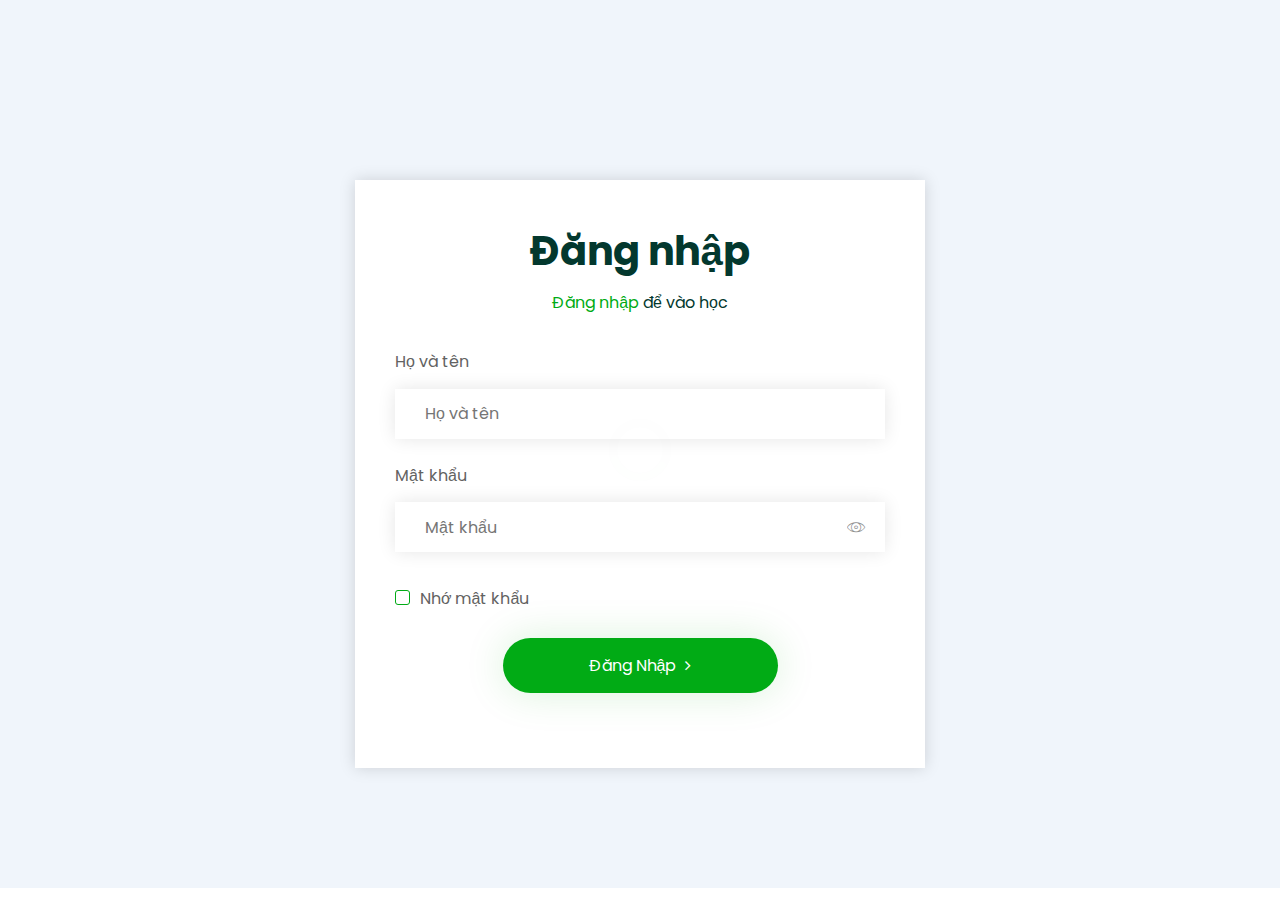
<file: login.html>
﻿<!DOCTYPE html>
<html>

<head>
	<meta charset="utf-8">
	<title>Giáo dục</title>
	<!-- Stylesheets -->
	<link href="css/bootstrap.css" rel="stylesheet">
	<link href="css/main.css" rel="stylesheet">
	<link href="css/responsive.css" rel="stylesheet">

	<link rel="shortcut icon" href="images/favicon.png" type="image/x-icon">
	<link rel="icon" href="images/favicon.png" type="image/x-icon">

	<link
		href="https://fonts.googleapis.com/css2?family=Poppins:wght@300;400;500;600;700;800;900&family=Titillium+Web:wght@300;400;600;700;900&display=swap"
		rel="stylesheet">

	<!-- Responsive -->
	<meta http-equiv="X-UA-Compatible" content="IE=edge">
	<meta name="viewport" content="width=device-width, initial-scale=1.0, maximum-scale=1.0, user-scalable=0">

	<!--[if lt IE 9]><script src="https://cdnjs.cloudflare.com/ajax/libs/html5shiv/3.7.3/html5shiv.js"></script><![endif]-->
	<!--[if lt IE 9]><script src="js/respond.js"></script><![endif]-->
</head>

<body>

	<div class="page-wrapper">

		<!-- Preloader -->
		<div class="preloader"></div>


		<!-- End Main Header -->


		<!--End Page Title-->

		<!-- Login Section -->
		<section class="login-section">
			<div class="auto-container">
				<div class="login-box">

					<!-- Title Box -->
					<div class="title-box">
						<h2>Đăng nhập</h2>
						<div class="text"><span class="theme_color">Đăng nhập</span> để vào học
						</div>
					</div>

					<!-- Login Form -->
					<div class="styled-form">
						<form method="post" action="index.html">
							<div class="form-group">
								<label>Họ và tên</label>
								<input type="text" name="username" value="" placeholder="Họ và tên" required="">
							</div>
							<div class="form-group">
								<label>Mật khẩu</label>
								<span class="eye-icon flaticon-eye"></span>
								<input type="password" name="password" value="" placeholder="Mật khẩu" required="">
							</div>
							<div class="form-group">
								<div class="clearfix">
									<div class="pull-left">
										<div class="check-box">
											<input type="checkbox" name="remember-password" id="type-1">
											<label for="type-1">Nhớ mật khẩu</label>
										</div>
									</div>
									<!-- <div class="pull-right">
										<a href="#" class="forgot">Forget Password?</a>
									</div> -->
								</div>
							</div>
							<div class="form-group text-center">
								<button type="button" class="theme-btn btn-style-three"><span class="txt">Đăng nhập <i
											class="fa fa-angle-right"></i></span></button>
							</div>
							<!-- <div class="form-group">
								<div class="users">New User? <a href="register.html">Sign Up</a></div>
							</div> -->
						</form>
					</div>

				</div>
			</div>
		</section>
		<!-- End Login Section -->


		<!-- End Call To Action Section Two -->

		<!--Main Footer-->
		<!-- <footer class="main-footer">
			<div class="pattern-layer paroller" data-paroller-factor="0.60" data-paroller-factor-lg="0.20"
				data-paroller-type="foreground" data-paroller-direction="vertical"
				style="background-image:url(images/icons/icon-1.png)"></div>
			<div class="pattern-layer-two data-paroller-factor=" 0.60"="" data-paroller-factor-lg="0.20"
				data-paroller-type="foreground" data-paroller-direction="vertical"
				style="background-image:url(images/icons/icon-3.png)"></div>

		</footer> -->

	</div>
	<!--End pagewrapper-->

	<!--Scroll to top-->
	<div class="scroll-to-top scroll-to-target" data-target="html"><span class="fa fa-arrow-circle-up"></span></div>

	<script src="js/jquery.js"></script>
	<script src="js/popper.min.js"></script>
	<script src="js/jquery.scrollTo.js"></script>
	<script src="js/bootstrap.min.js"></script>
	<script src="js/jquery.mCustomScrollbar.concat.min.js"></script>
	<script src="js/jquery.fancybox.js"></script>
	<script src="js/appear.js"></script>
	<script src="js/swiper.min.js"></script>
	<script src="js/element-in-view.js"></script>
	<script src="js/jquery.paroller.min.js"></script>
	<script src="js/parallax.min.js"></script>
	<script src="js/tilt.jquery.min.js"></script>
	<!--Master Slider-->
	<script src="js/jquery.easing.min.js"></script>
	<script src="js/owl.js"></script>
	<script src="js/wow.js"></script>
	<script src="js/jquery-ui.js"></script>
	<script src="js/script.js"></script>

</body>

</html>
</file>
<file: css/responsive.css>
/* Bootcamp HTML Template*/

@media only screen and (max-width: 2240px){
	
	
	
}

@media only screen and (max-width: 1740px){
	
	.banner-section-two .side-layer{
		background-position:left top;
	}
	
}

@media only screen and (max-width: 1500px){
	
	
	
}

@media only screen and (max-width: 1140px){
	
	.main-header{
		margin:0px !important;
	}
	
	.main-menu .navigation > li{
		margin-left:0px;
	}
	
	.main-slider h2{
		font-size:36px;
	}
	
	.swiper-slide {
		box-shadow:inherit !important;
		background-size: auto !important;
		background-position: center center;
		background-repeat: no-repeat;
	}
	
	.swiper-slide.swiper-slide-active{
		border-radius:85px;
	}
	
	.header-style-two .main-menu .navigation > li,
	.header-style-three .main-menu .navigation > li{
		margin-left:0px;
		margin-right:18px;
	}
	
	.header-style-two .main-menu .navigation > li:last-child,
	.header-style-three .main-menu .navigation > li:last-child{
		margin-right:0px;
	}
	
	.header-style-two.fixed-header .main-menu,
	.header-style-three.fixed-header .main-menu{
		margin-top:4px;
	}
	
	.main-header .header-upper .outer-box{
		
	}
	
	h1{
		font-size:38px;
	}
	
	.main-slider .content-column .content-boxed{
		padding-top:50px;
	}
	
	.fluid-section-one .content-column .inner-column{
		padding-left:20px;
		padding-right:20px;
	}
	
	.main-header .nav-outer{
		position:relative;
		float:right;
		width:auto;
	}
	
	.header-style-two .main-menu,
	.header-style-three .main-menu{
		margin-top:0px;
		float:left;
	}
	
	.header-style-two .header-upper .outer-box,
	.header-style-three .header-upper .outer-box{
		position:relative;
		float:right;
		right:0px;
		top:6px;
	}
	
	.intro-section .video-column .inner-column::before,
	.header-style-two .header-upper .outer-box{
		display:none;
	}
	
	.main-header.header-style-two{
		background-color:#ffffff;
		box-shadow:0px 0px 10px rgba(0,0,0,0.10);
	}
	
	.main-header.header-style-two .nav-outer .mobile-nav-toggler{
		color:#000000;
	}
	
	.education-section-four .image-column .image::after,
	.header-style-three .header-upper .outer-box .login-nav{
		display:none;
	}
	
	.main-header .header-upper .outer-box .search-box-outer{
		margin-left:25px;
		top:5px;
	}
	
	.education-section .image-column .inner-column{
		padding-right:0px;
	}
	
	.education-section .image-column .image{
		margin-left:0px;
	}
	
	.education-section .content-column .inner-column{
		padding-top:50px;
	}
	
	.program-section .content-column .inner-column,
	.courses-section .title-column .inner-column{
		padding-top:0px;
	}
	
	.education-section-two .content-column .inner-column{
		padding-left:0px;
		padding-top:80px;
	}
	
	.education-section-two .image-column .image{
		margin-left:0px;
	}
	
	.program-section .content-column .inner-column{
		padding-right:0px;
	}
	
	.education-section-four .image-column .inner-column,
	.program-section .image-column .image{
		padding-left:0px;
	}
	
	.event-block-two .inner-box h4 a br{
		display:none;
	}
	
	.education-section-three .content-column .inner-column{
		padding-top:60px;
		padding-left:0px;
	}
	
	.education-section-three .image-column .inner-column{
		padding-right:0px;
	}
	
	.price-block-two .inner-box .text{
		padding:0px;
	}
	
	.accordion-box .block .acc-btn{
		font-size:16px;
	}
	
	.accordion-box .block .content{
		padding-left:30px;
		padding-right:30px;
	}
	
	.books-detail-section .content-column .inner-column,
	.books-detail-section .info-column .inner-column{
		padding-left:0px;
	}
	
}

@media only screen and (min-width: 768px){
	
	.main-menu .navigation > li > ul,
	.main-menu .navigation > li > ul > li > ul{
		display:block !important;
		visibility:hidden;
		opacity:0;
	}
	
}

@media only screen and (max-width: 1023px){
	
	.swiper-slide.swiper-slide-active{
		border-radius:45px;
	}
	
	.main-header .header-top{
		border-color:rgba(0,0,0,0.10);
	}
	
	.main-header .main-box .logo-box {
		position:relative;
		left:0px;
		top:0px;
		right:0px;
		bottom:0px;
		margin:0px;
		text-align:left;
	}
	
	.page-title{
		padding:110px 0px;
	}
	
	.main-header .nav-outer{
		width:100%;
		margin-top:-25px;
	}
	
	.main-header{
		position:relative;
		background-color:#222222;
	}
	
	.main-header .header-upper .outer-box{
		margin-left:0px;
		padding-left:0px;
	}
	
	.main-header.fixed-header .header-upper .outer-box{
		padding-top:28px;
	}
	
	.main-header.fixed-header{
		position:relative;
	}
	
	.main-slider .tparrows,
	.main-footer .pattern-layer,
	.main-footer .pattern-layer-two,
	.time-counter .time-countdown .counter-column:before,
	.education-section-three .image-column .image::after,
	.fixed-header .sticky-header{
		display:none;
	}
	
	.time-counter .time-countdown .counter-column{
		width:140px;
	}
	
	.main-header .header-upper .outer-box .theme-btn:hover{
		color:#ffffff;
	}
	
	.main-header .header-upper .outer-box .theme-btn{
		border-color:#000000;
		color:#000000;
	}
	
	.main-menu .navigation > li{
		margin-right:25px;
	}
	
	.main-header .header-upper .outer-container{
		padding:0px 15px;
	}
	
	.main-header .header-upper .support-box{
		margin-top:10px;
	}
	
	.banner-section{
		padding-top:150px;
		background-color:#5539a3;
	}
	
	.banner-section .image-column .inner-column{
		margin-left:0px;
	}
	
	.banner-section .content-column .inner-column{
		padding-left:0px;
	}
	
	.main-slider .content-column .content-boxed{
		padding-top:0px;
	}
	
	.main-slider .slide{
		padding:120px 0px 100px;
	}
	
	.main-slider .image-column .inner-column{
		margin:0px;
		margin-top:40px;
	}
	
	.fluid-section-one .image-column,
	.fluid-section-one .content-column{
		position:relative;
		width:100%;
		display:block;
	}
	
	.fluid-section-one .content-column .inner-column{
		max-width:100%;
		padding-left:15px;
		margin-left:0px;
		padding-right:15px;
	}
	
	.fluid-section-one .image-column{
		background-image:none !important;
		margin-left:0px;
		float:left;
	}
	
	.fluid-section-one .image-column .image-box{
		display:block;
	}
	
	.courses-section .title-column{
		padding-bottom:40px;
	}
	
	.call-to-action-section .form-column .inner-column{
		padding-top:0px;
	}
	
	.call-to-action-section{
		padding-bottom:100px;
	}
	
	.news-section .title-column{
		margin-bottom:40px;
	}
	
	.news-section .title-column .inner-column{
		padding-top:0px;
	}
	
	.slider-section{
		padding-top:120px;
		padding-bottom:80px;
	}
	
	.slider-section .content-column .inner-column{
		padding-top:0px;
	}
	
	.slider-section .image-column .inner-column{
		margin-right:0px;
		margin-top:60px;
	}
	
	.education-section-two{
		padding-top:0px;
	}
	
	.program-section .image-column .inner-column,
	.education-section-two .image-column .inner-column{
		text-align:center;
	}
	
	.achievements-section-two{
		background-color:#252841;
	}
	
	.sec-title .text br{
		display:none;
	}
	
	.video-section-two{
		padding-top:100px;
	}
	
	.education-section-two .content-column .inner-column{
		padding-top:0px;
		margin-bottom:40px;
	}
	
	.education-section-two .image-column{
		order:2;
	}
	
	.education-section-two .content-column{
		order:1;
	}
	
	.slider-section-two .content-column .inner-column{
		padding-top:0px;
	}
	
	.slider-section-two{
		padding-top:120px;
	}
	
	.slider-section-two .image-column .inner-column{
		margin-right:0px;
	}
	
	.education-section-four .content-column .inner-column{
		padding:0px;
	}
	
	.education-section-four{
		padding-top:100px;
	}
	
	.education-section-four .content-column{
		margin-bottom:60px;
	}
	
	.education-section-four{
		padding-bottom:80px;
	}
	
	.pricing-section-two .title-column{
		width:100%;
		text-align:center;
	}
	
	.pricing-section-two .price-column{
		width:100%;
	}
	
	.pricing-section-two .title-column .inner-column{
		padding:0px;
	}
	
	.testimonial-block-two .inner-box{
		padding:0px 20px 25px;
	}
	
	.books-detail-section,
	.intro-section-two,
	.privacy-section,
	.price-page-section,
	.topics-section,
	.books-page-section,
	.profile-section,
	.contact-page-section,
	.student-profile-section,
	.sidebar-page-container{
		padding-top:100px;
	}
	
	.login-section{
		padding:90px 0px 90px;
	}
	
	.comming-soon .content .content-inner h1{
		font-size:60px;
	}
	
	.intro-section-two .intro-tabs .tab-btns .tab-btn{
		padding:12px 38px 10px;
	}
	
	.intro-section .video-column .time-left{
		display:block;
		padding-left:0px;
	}
	
	.intro-section .video-column .time-left:before{
		display:none;
	}
	
	.student-profile-section .image-column,
	.books-page-section .category-column{
		margin-bottom:50px;
	}
	
	.sidebar-page-container .content-side,
	.edit-profile-section .image-column,
	.profile-section .content-column{
		margin-bottom:40px;
	}
	
	.sidebar-page-container .sidebar-side.blog-sidebar{
		order:2;
	}
	
	.sidebar-page-container .content-side.blog-detail-column{
		order:1;
	}
	
}

@media only screen and (max-width: 767px){
	
	.sec-title h2 br,
	.main-menu .navigation > li.has-mega-menu,
	.mobile-menu .navigation li.has-mega-menu{
		display: none;
	}
	
	.main-menu .navigation > li.has-mega-menu{
		position:relative !important;	
	}
	
	.header-upper .logo-outer {
		position:relative;
		left:0px;
		top:0px;
		right:0px;
		bottom:0px;
		width:100%;
		margin:0px;
	}
	
	.sec-title h2,
	.page-title h1{
		font-size:34px;	
	}
	
	.main-menu{
		width:100%;
		display:none !important;
	}
	
	.main-menu .navbar-collapse {
	   max-height:300px;
	   max-width:none;
		overflow:auto;
		float:none !important;
		width:100% !important;
		padding:0px 0px 0px;
		border:none;
		margin:0px 0px 15px;
		-ms-border-radius:0px;
		-moz-border-radius:0px;
		-webkit-border-radius:0px;
		-o-border-radius:0px;
		border-radius:0px;
		box-shadow:none;
   }
   
	.main-menu .navbar-collapse.in,
	.main-menu .collapsing{
		padding:0px 0px 0px;
		border:none;
		margin:0px 0px 15px;
		-ms-border-radius:0px;
		-moz-border-radius:0px;
		-webkit-border-radius:0px;
		-o-border-radius:0px;
		border-radius:0px;
		box-shadow:none;	
	}
	
	.main-menu .navbar-header{
		position:relative;
		float:none;
		display:block;
		text-align:right;
		width:100%;
		padding:15px 0px;
		right:0px;
		z-index:12;
	}
	
	.main-menu .navbar-header .navbar-toggle{
		display:inline-block;
		z-index:12;
		border:1px solid #cc8809;
		float:none;
		margin:0px 0px 0px 0px;
		border-radius:0px;
		background:#cc8809;
	}
	
	.main-menu .navbar-header .navbar-toggle .icon-bar{
		background:#ffffff;	
	}
	
	.main-menu .navbar-collapse > .navigation{
		float:none !important;
		margin:0px !important;
		width:100% !important;
		background:#2c2c2c;
		border:1px solid #ffffff;
		border-top:none;
	}
	
	.main-menu .navbar-collapse > .navigation > li{
		margin:0px !important;
		float:none !important;
		padding:0px !important;
		width:100%;
	}
	
	.main-menu .navigation > li > a,
	.main-menu .navigation > li > ul:before{
		border:none;	
	}
	
	.main-menu .navbar-collapse > .navigation > li > a{
		padding:10px 10px !important;
		border:none !important;
	}
	
	.main-menu .navigation li.dropdown > a:after,
	.main-menu .navigation > li.dropdown > a:before,
	.main-menu .navigation > li > ul > li > a::before,
	.main-menu .navigation > li > ul > li > ul > li > a::before{
		color:#ffffff !important;
		right:15px;
		font-size:16px;
		display:none !important;
	}
	
	.main-menu .navbar-collapse > .navigation > li > ul,
	.main-menu .navbar-collapse > .navigation > li > ul > li > ul{
		position:relative;
		border:none;
		float:none;
		visibility:visible;
		opacity:1;
		display:none;
		margin:0px;
		left:auto !important;
		right:auto !important;
		top:auto !important;
		padding:0px;
		outline:none;
		width:100%;
		background:#2c2c2c;
		-webkit-border-radius:0px;
		-ms-border-radius:0px;
		-o-border-radius:0px;
		-moz-border-radius:0px;
		border-radius:0px;
		transition:none !important;
		-webkit-transition:none !important;
		-ms-transition:none !important;
		-o-transition:none !important;
		-moz-transition:none !important;
	}
	
	.main-menu .navbar-collapse > .navigation > li,
	.main-menu .navbar-collapse > .navigation > li > ul > li,
	.main-menu .navbar-collapse > .navigation > li > ul > li > ul > li{
		border-top:1px solid rgba(255,255,255,1) !important;
		border-bottom:none;
		opacity:1 !important;
		top:0px !important;
		left:0px !important;
		visibility:visible !important;
	}
	
	.main-menu .navbar-collapse > .navigation > li:first-child{
		border:none;	
	}
	
	.main-menu .navbar-collapse > .navigation > li > a,
	.main-menu .navbar-collapse > .navigation > li > ul > li > a,
	.main-menu .navbar-collapse > .navigation > li > ul > li > ul > li > a{
		padding:10px 10px !important;
		line-height:22px;
		color:#ffffff;
		background:#2c2c2c;
		text-align:left;
	}
	
	.main-menu .navbar-collapse > .navigation > li > a:hover,
	.main-menu .navbar-collapse > .navigation > li > a:active,
	.main-menu .navbar-collapse > .navigation > li > a:focus{
		background:#cc8809;
	}
	
	.main-menu .navbar-collapse > .navigation > li:hover > a,
	.main-menu .navbar-collapse > .navigation > li > ul > li:hover > a,
	.main-menu .navbar-collapse > .navigation > li > ul > li > ul > li:hover > a,
	.main-menu .navbar-collapse > .navigation > li.current > a,
	.main-menu .navbar-collapse > .navigation > li.current-menu-item > a{
		background:#2c2c2c;
		color:#ffffff !important;
	}
	
	.main-menu .navbar-collapse > .navigation li.dropdown .dropdown-btn{
		display:block;
	}
	
	.main-header .top-left,
	.main-slider .owl-nav,
	.privacy-section h4 br,
	.main-header .header-upper .outer-box,
	.main-menu .navbar-collapse > .navigation li.dropdown:after,
	.main-menu .navigation > li > ul:before{
		display:none !important;	
	}
	
	.main-header .top-right{
		width:100%;
		text-align:center;
	}
	
	.main-header .top-right .cart-box{
		float:none;
		display:inline-block;
	}
	
	.main-header .btn-outer{
		left:0px;
		top:0px;
		right:auto;
		margin-top:15px;
		text-align:left;
		z-index:12;
	}
	
	.main-header .main-box .logo-box{
		float:none;
		text-align:center;
		padding-bottom:10px;
	}
	
	.main-header .main-box .outer-container{
		padding:0px;
	}
	
	.main-header .header-lower .outer-box{
		position:absolute;
		z-index:12;
		display:block;
	}
	
	.main-menu .navbar-header .navbar-toggler{
		display: inline-block;
		z-index: 12;
		width: 50px;
		height: 40px;
		float: none;
		padding: 0px;
		text-align: center;
		border-radius: 0px;
	    background: none;
		border: 1px solid #ffffff;
	}
	
	.main-menu .navbar-header .navbar-toggler .icon-bar{
		position: relative;
		background: #ffffff;
		height: 2px;
		width: 26px;
		display: block;
		margin:0 auto;
		margin:5px 11px;
	}
	
	.main-header .nav-outer{
		width:100%;
		margin-top:-81px;
	}
	
	.main-slider h3{
		font-size:18px;
	}
	
	.main-slider .slide{
		padding:120px 0px;
	}
	
	.main-header .outer-box .option-box > li{
		margin-left:0px;
		margin-right: 20px;
	}
	
	.main-header .header-lower .search-box-outer .dropdown-menu{
		left:0px !important;
	}
	
	.main-header .header-upper .support-box{
		position:absolute;
		left: 0px;
		top: 0px;
		z-index: 12;
		margin-left: 0px;
		margin-top: 0px;
	}
	
	.blog-detail .inner-box h2 br,
	.main-header .header-upper .search-box-outer{
		display:none;
	}
	
	.blog-detail .inner-box .author-info li{
		margin-right:40px;
	}
	
	.main-header .header-upper .search-box-outer .dropdown-menu{
		top:51px !important;
		left: 0px;
		right: auto;
	}
	
	.sidebar-page-container .comments-area .comment-box .author-thumb{
		position:relative;
	}
	
	.sidebar-page-container .comments-area .comment{
		padding-left:0px;
	}
	
	.main-header .header-upper .option-box{
		position:absolute;
		right:70px;
		top:-54px;
		z-index:20;
		margin-left:0px;
		padding-top:0px;
		margin-top:0px;
	}
	
	.main-header .header-upper .logo-box{
		padding:18px 0px 18px;
		z-index:20;
	}
	
	.main-header .header-upper .option-box .nav-btn{
		margin-left:0px;
	}
	
	.main-header .header-lower .search-box-outer .dropdown-menu{
		margin-top:48px;
		transform:translate3d(0px, 0px, 0px) !important;
	}
	
	.main-header .header-lower .language .dropdown-menu{
		margin-top:47px;
	}
	
	.page-title .content h1{
		font-size:38px;
	}
	
	h1{
		font-size:30px;
		line-height:1.6em;
	}
	
	.sidebar-page-container .comments-area .reply-comment{
		margin-left:0px;
	}
	
	.nav-outer .mobile-nav-toggler{
		display: block;
		margin: 0;
		padding: 12px 0px;
		margin-left: 20px;
		font-size:32px;
		color:#ffffff;
	}
	
	#navbarSupportedContent{
		display:block;
	}
	
	.mCSB_inside > .mCSB_container{
		margin-right:0px;
	}
	
	.swiper-slide {
		background-size: auto !important;
		background-position: center center;
		background-repeat: no-repeat;
	}
	
	h3{
		font-size:26px;
	}
	
	.banner-section .search-boxed{
		padding:30px 30px;
		border-radius:5px;
	}
	
	.sec-title .text br,
	.topics-section .patern-layer-one,
	.topics-section .patern-layer-two,
	.sidebar-page-container .patern-layer-one,
	.sidebar-page-container .patern-layer-two,
	.fluid-section-one .patern-layer-one,
	.intro-section .patern-layer-one,
	.intro-section .patern-layer-two,
	.books-page-section .patern-layer-one,
	.student-profile-section .patern-layer-one,
	.student-profile-section .patern-layer-two,
	.books-page-section .patern-layer-two,
	.books-detail-section .patern-layer-one,
	.books-detail-section .patern-layer-two,
	.profile-section .patern-layer-one,
	.profile-section .patern-layer-two,
	.contact-page-section .patern-layer-one,
	.contact-page-section .patern-layer-two,
	.edit-profile-section .patern-layer-one,
	.edit-profile-section .patern-layer-two,
	.call-to-action-section-two .content .text br,
	.education-section .patern-layer-one{
		display:none;
	}
	
	.education-section{
		padding-top:100px;
	}
	
	h2{
		font-size:34px;
	}
	
	.fact-counter-three .column .inner .icon-box{
		position:relative;
		display:block;
		margin-bottom:20px;
	}
	
	.fact-counter-three .column .inner .content{
		padding-left:0px;
		text-align:center;
	}
	
	.time-counter .time-countdown .counter-column{
		width:50%;
		margin-left:0px;
	}
	
	.cource-block-four .inner-box .image,
	.cource-block-three .inner-box .image{
		position:relative;
		margin-bottom:30px;
	}
	
	.cource-block-four .inner-box .image img,
	.cource-block-three .inner-box .image img{
		position:relative;
		width:100%;
		display:block;
	}
	
	.cource-block-four .inner-box,
	.cource-block-three .inner-box{
		padding-left:30px;
	}
	
	.sidebar-page-container .sidebar-side .sidebar-inner{
		padding-bottom:30px;
	}
	
	.books-detail-section .info-column,
	.student-block{
		margin-bottom:40px;
	}
	
}

@media only screen and (max-width: 599px){
	
	.swiper-slide{
		width:300px;
		margin:0 auto;
	}
	
	.news-block .inner-box .lower-content h3,
	h3{
		font-size:22px;
	}
	
	.sec-title h2{
		font-size:28px;
	}
	
	h1{
		font-size:26px;
	}
	
	.fact-counter .column .inner .counter-title,
	h4{
		font-size:22px;
	}
	
	.main-footer .pattern-layer,
	.education-section .content-column h2 br,
	.education-section .patern-layer-two,
	.news-block .inner-box .lower-content::before,
	.banner-section .content-boxed h1 br{
		display:none;
	}
	
	h2{
		font-size:28px;
	}
	
	.profile-section .image-column .inner-column{
		padding:0px;
	}
	
	.news-block .inner-box{
		padding-right:0px;
	}
	
	.banner-section .search-boxed{
		padding:15px 15px;
	}
	
	.banner-section .search-box .form-group input{
		border-radius:6px;
	}
	
	.banner-section .search-box .form-group button{
		position:relative;
		width:100%;
		border-radius:3px;
		margin-top:15px;
	}
	
	.cource-block .inner-box .lower-content{
		padding:20px 20px;
	}
	
	.testimonial-section{
		padding-bottom:80px;
		padding-top:30px;
	}
	
	.intro-section-two .patern-layer-one,
	.intro-section-two .patern-layer-two,
	.project-section .pattern-layer-two,
	.event-block-two .inner-box .text br,
	.testimonial-section .authors-box{
		display:none;
	}
	
	.fact-counter .column .inner .count-outer{
		font-size:44px;
	}
	
	.education-section-two{
		padding-top:80px;
	}
	
	.video-section-two .video-boxed{
		padding:120px 0px 100px;
	}
	
	.event-block-two .inner-box .event-list{
		width:100%;
		margin-top:40px;
	}
	
	.event-block-two .inner-box{
		padding:25px 25px;
	}
	
	.slider-section-two{
		padding-bottom:60px;
	}
	
	.institute-block-two .inner-box .lower-content{
		padding:20px 20px;
	}
	
	.register-section .register-box{
		padding:25px 20px 10px;
	}
	
	.page-title .search-boxed{
		padding:25px 25px;
	}
	
	.privacy-section .privacy-list{
		margin-left:0px;
	}
	
	.login-section .login-box{
		padding:30px 30px 10px;
	}
	
	.comming-soon .content .content-inner h1{
		font-size:40px;
	}
	
	.options-view .pull-right{
		width:100%;
		margin-top:25px;
	}
	
	.options-view .list-view li{
		margin-left:0px;
		margin-right:8px;
	}
	
	.cource-block-four .inner-box,
	.cource-block-three .inner-box{
		padding:25px 25px 30px;
	}
	
	.course-overview .inner-box{
		padding:0px 20px 20px;
	}
	
	.student-block .block-inner .text{
		font-size:18px;
	}
	
	.student-block .block-inner .image{
		padding:15px 15px;
	}
	
	.student-profile-section .image-column .student-editing li a,
	.profile-section .image-column .text{
		font-size:16px;
	}
	
	.contact-page-section .inner-container{
		padding:40px 20px 20px;
	}
	
	.blog-detail .inner-box{
		padding:25px 20px 25px;
	}
	
}

@media only screen and (max-width: 479px) {
	
	h1{
		font-size:30px;
	}
	
	.cource-block .inner-box .lower-content .pull-left,
	.cource-block .inner-box .lower-content .pull-right{
		width:100%;
	}
	
	.cource-block .inner-box .lower-content .enroll,
	.cource-block .inner-box .lower-content .price{
		margin-top:12px;
	}
	
	.call-to-action-section .form-column .search-box .form-group button{
		width:100%;
		margin-top:15px;
		position:relative;
		border-radius:5px;
	}
	
	.call-to-action-section .form-column .search-box .form-group input[type="search"]{
		border-radius:5px;
	}
	
	.event-block .inner-box .event-list{
		width:100%;
		margin-top:40px;
	}
	
	.intro-section-two .intro-tabs .tab-btns .tab-btn{
		width:100%;
	}
	
	.profile-section .content-column .student-list li,
	.course-overview .inner-box .student-list li{
		margin-right:0px;
	}
	
	.testimonial-block .inner-box .text{
		font-size:16px;
	}
	
	.styled-form .form-group .users{
		font-size:14px;
	}
	
	.subscribe-form-two .form-group .theme-btn{
		position:relative;
		width:100%;
		margin-top:15px;
	}
	
	.subscribe-form .form-group .theme-btn{
		position:relative;
		width:100%;
	}
	
	.subscribe-form .form-group{
		padding-right:0px;
	}
	
	.subscribe-form-two .form-group input[type="email"]{
		padding-right:15px;
	}
	
	h2{
		font-size:24px;
		line-height:1.5em;
	}
	
	.page-title .search-box .form-group button{
		position:relative;
		width:100%;
		display:block;
		border-radius:5px;
		margin-top:15px;
	}
	
	.page-title .search-box .form-group input[type="search"]{
		padding-right:15px;
		border-radius:5px;
		font-size:12px;
	}
	
	.styled-form .form-group .pull-right{
		width:100%;
	}
	
	.login-section .login-box{
		padding:20px 20px 10px;
	}
	
	.comming-soon .emailed-form .form-group input[type="submit"], .comming-soon .emailed-form button{
		position:relative;
		width:100%;
		margin-top:15px;
	}
	
	.comming-soon .content .content-inner .miss{
		font-size:16px;
	}
	
	.cource-block-three .inner-box .box-inner .pull-right{
		width:100%;
		display:block;
		margin-top:20px;
	}
	
	.accordion-box .block .content{
		padding-left:15px;
		padding-right:15px;
	}
	
	.accordion-box .block .play-icon .fa{
		margin:0px;
		margin-right:12px;
	}
	
	.edit-profile-section .edit-profile-tabs .tab-btns .tab-btn,
	.student-profile-section .profile-tabs .tab-btns .tab-btn,
	.intro-section .intro-tabs .tab-btns .tab-btn{
		width:100%;
		margin-top:1px;
	}
	
	.profile-form .theme-btn{
		margin-left:0px;
		width:100%;
	}
	
}
</file>
<file: css/main.css>
/* Bootcamp HTML Template */

/************ TABLE OF CONTENTS ***************

1. Fonts
2. Reset
3. Global
4. Main Header / Style Two / Style Three
5. Banner Section / Style Two / Style Three
6. Education Section / Two / Three / Four
7. Courses Section / Two
8. Call To Action Section / Two
9. Video Section
10. Achievements Section
11. Fluid Section One
12. News Section
13. Testimonial Section / Two
14. Main Footer
15. Program Section
16. Achievements Section Two / Three
17. Video Section Two
18. Events Section
19. Pricing Section
20. Title Section
21. Project Section
22. Subscribe Section
23. Page Title Section
24. Login Section
25. Register Section
26. Privacy Policy Section
27. Comming Soon
28. Course Grids Section
29. Course List Section
30. Course Detail Section
31. Books Section
32. Profile Section
33. Edit Profile Section
34. Blog Widgets
35. Error Section
36. Contact Form
37. Info Section
38. Map Section

**********************************************/

@import url('https://fonts.googleapis.com/css?family=Open+Sans:400,600,700,800|Roboto+Condensed:400,700,700i&display=swap');

/*  
	font-family: 'Titillium Web', sans-serif;
	font-family: 'Poppins', sans-serif;
*/

@import url('font-awesome.css');
@import url('animate.css');
@import url('owl.css');
@import url(swiper.css);
@import url('flaticon.css');
@import url('jquery-ui.css');
@import url('custom-animate.css');
@import url('jquery.fancybox.min.css');
@import url('jquery.bootstrap-touchspin.css');
@import url('jquery.mCustomScrollbar.min.css');

/*** 

====================================================================
	Reset
====================================================================

***/
 
* {
	margin:0px;
	padding:0px;
	border:none;
	outline:none;
}

/*** 

====================================================================
	Global Settings
====================================================================

 ***/

body {
	font-family: 'Poppins', sans-serif;
	font-size:14px;
	color:#777777;
	line-height:1.7em;
	font-weight:400;
	background:#ffffff;
	-webkit-font-smoothing: antialiased;
	-moz-font-smoothing: antialiased;
}

.bordered-layout .page-wrapper{
	padding:0px 50px 0px;
}

a{
	text-decoration:none;
	cursor:pointer;
	color:#00ab15;
}

button,
a:hover,a:focus,a:visited{
	text-decoration:none;
	outline:none !important;
}

h1,h2,h3,h4,h5,h6 {
	position:relative;
	font-weight:normal;
	margin:0px;
	background:none;
	line-height:1.6em;
	font-family: 'Poppins', sans-serif;
}

/* Typography */

h1{
	font-size:56px;
}

h2{
	font-size:40px;
}

h3{
	font-size:32px;
}

h4{
	font-size:24px;
}

h5{
	font-size:20px;
}

h6{
	font-size:18px;
}

input,button,select,textarea{
	
}

textarea{
	
}

p{
	position:relative;
	line-height:1.8em;	
}

.auto-container{
	position:static;
	max-width:1200px;
	padding:0px 15px;
	margin:0 auto;
}

.medium-container{
	max-width:850px;
}

.page-wrapper{
	position:relative;
	margin:0 auto;
	width:100%;
	min-width:300px;
}

ul,li{
	list-style:none;
	padding:0px;
	margin:0px;	
}

img{
	display:inline-block;
	max-width:100%;
}

.theme-btn{
	display:inline-block;
	transition:all 0.3s ease;
	-moz-transition:all 0.3s ease;
	-webkit-transition:all 0.3s ease;
	-ms-transition:all 0.3s ease;
	-o-transition:all 0.3s ease;
}

.centered{
	text-align:center;	
}

/* List Style One */

.list-style-one{
	position:relative;
}

.list-style-one li{
	position:relative;
	padding-left:35px;
	color:#404040;
	font-size:20px;
	font-weight:600;
	margin-bottom:20px;
}

.list-style-one li:last-child{
	margin-bottom:0px;
}

.list-style-one li:before{
	position:absolute;
	content:'\f138';
	left:0px;
	top:2px;
	color:#2196f3;
	font-size:20px;
	font-family: "Flaticon";
}

/* Btn Style One */

.btn-style-one{
	position: relative;
	display: inline-block;
	font-size: 16px;
	line-height: 30px;
	color: #ffffff;
	padding: 10px 44px 10px;
	font-weight: 400;
	overflow: hidden;
	background: none;
	border-radius:50px;
	background-color:#00ab15;
	text-transform: capitalize;
	font-family: 'Poppins', sans-serif;
	box-shadow:0px 5px 10px rgba(0,0,0,0.10);
}

.btn-style-one i{
	margin-left:5px;
}

.btn-style-one .txt{
	position:relative;
	z-index:1;
}

.btn-style-one:before{
    content: '';
    position: absolute;
    top: 0;
    left: 0;
    width: 100%;
    height: 100%;
    z-index: 1;
    opacity: 0;
    background-color: #ffffff;
    -webkit-transition: all 0.4s;
    -moz-transition: all 0.4s;
    -o-transition: all 0.4s;
    transition: all 0.4s;
    -webkit-transform: scale(1, 0.5);
    transform: scale(1, 0.5);
}

.btn-style-one:hover::before{
    opacity: 1;
    -webkit-transform: scale(1, 1);
    transform: scale(1, 1);
}

.btn-style-one:hover{
	color: #00ab15;
}

/* Btn Style Two */

.btn-style-two{
	position: relative;
	display: inline-block;
	font-size: 16px;
	line-height: 30px;
	color: #000000;
	padding: 10px 44px 10px;
	font-weight: 400;
	overflow: hidden;
	background: none;
	border-radius:50px;
	background-color:#ffffff;
	text-transform: capitalize;
	font-family: 'Poppins', sans-serif;
	box-shadow:0px 5px 10px rgba(0,0,0,0.10);
}

.btn-style-two i{
	margin-left:5px;
}

.btn-style-two .txt{
	position:relative;
	z-index:1;
}

.btn-style-two:before{
    content: '';
    position: absolute;
    top: 0;
    left: 0;
    width: 100%;
    height: 100%;
    z-index: 1;
    opacity: 0;
    background-color: #00ab15;
    -webkit-transition: all 0.4s;
    -moz-transition: all 0.4s;
    -o-transition: all 0.4s;
    transition: all 0.4s;
    -webkit-transform: scale(1, 0.5);
    transform: scale(1, 0.5);
}

.btn-style-two:hover::before{
    opacity: 1;
    -webkit-transform: scale(1, 1);
    transform: scale(1, 1);
}

.btn-style-two:hover{
	color: #ffffff;
}

/* Btn Style Three */

.btn-style-three{
	position: relative;
	display: inline-block;
	font-size: 16px;
	line-height: 30px;
	color: #ffffff;
	padding: 12px 44px 12px;
	font-weight: 400;
	overflow: hidden;
	background: none;
	border-radius:50px;
	background-color:#00ab15;
	text-transform: capitalize;
	font-family: 'Poppins', sans-serif;
	-webkit-box-shadow: 0 10px 30px rgba(0,171,21,0.10);
	-moz-box-shadow: 0 10px 30px rgba(0,171,21,0.10);
	-ms-box-shadow: 0 10px 30px rgba(0,171,21,0.10);
	-o-box-shadow: 0 10px 30px rgba(0,171,21,0.10);
	box-shadow: 0 10px 30px rgba(0,171,21,0.10);
}

.btn-style-three i{
	font-style:normal;
	margin-left:5px;
}

.btn-style-three:before{
	position: absolute;
	left: 0;
	top: 0;
	height: 100%;
	width: 100%;
	content: "";
	background-color: #075e89;
	-webkit-transform: scale(0, 1);
	-ms-transform: scale(0, 1);
	transform: scale(0, 1);
	-webkit-transform-origin: top right;
	-ms-transform-origin: top right;
	transform-origin: top right;
    -webkit-transition: transform 500ms cubic-bezier(0.860, 0.000, 0.070, 1.000);
    -moz-transition: transform 500ms cubic-bezier(0.860, 0.000, 0.070, 1.000);
    -o-transition: transform 500ms cubic-bezier(0.860, 0.000, 0.070, 1.000);
    transition: transform 500ms cubic-bezier(0.860, 0.000, 0.070, 1.000);
    -webkit-transition-timing-function: cubic-bezier(0.860, 0.000, 0.070, 1.000);
    -moz-transition-timing-function: cubic-bezier(0.860, 0.000, 0.070, 1.000);
    -o-transition-timing-function: cubic-bezier(0.860, 0.000, 0.070, 1.000);
    transition-timing-function: cubic-bezier(0.860, 0.000, 0.070, 1.000);
}

.btn-style-three:hover::before{
	-webkit-transform: scale(1, 1);
	-ms-transform: scale(1, 1);
	transform: scale(1, 1);
	-webkit-transform-origin: bottom left;
	-ms-transform-origin: bottom left;
	transform-origin: bottom left;
}

.btn-style-three .txt{
	position:relative;
	z-index:1;
}

.btn-style-three:hover{
	color:#ffffff;
}

/* Btn Style Four */

.btn-style-four{
	position: relative;
	display: inline-block;
	font-size: 16px;
	line-height: 30px;
	color: #ffffff;
	padding: 11px 44px 11px;
	font-weight: 400;
	overflow: hidden;
	background: none;
	border-radius:2px;
	background-color:#ff5773;
	text-transform: capitalize;
	font-family: 'Poppins', sans-serif;
	-webkit-box-shadow: 0 10px 30px rgba(255,98,98,0.10);
	-moz-box-shadow: 0 10px 30px rgba(255,98,98,0.10);
	-ms-box-shadow: 0 10px 30px rgba(255,98,98,0.10);
	-o-box-shadow: 0 10px 30px rgba(255,98,98,0.10);
	box-shadow: 0 10px 30px rgba(255,98,98,0.10);
}

.btn-style-four i{
	margin-left:5px;
}

.btn-style-four:before{
	position: absolute;
	left: 0;
	top: 0;
	height: 100%;
	width: 100%;
	content: "";
	background-color: #ffffff;
	-webkit-transform: scale(0, 1);
	-ms-transform: scale(0, 1);
	transform: scale(0, 1);
	-webkit-transform-origin: top right;
	-ms-transform-origin: top right;
	transform-origin: top right;
    -webkit-transition: transform 500ms cubic-bezier(0.860, 0.000, 0.070, 1.000);
    -moz-transition: transform 500ms cubic-bezier(0.860, 0.000, 0.070, 1.000);
    -o-transition: transform 500ms cubic-bezier(0.860, 0.000, 0.070, 1.000);
    transition: transform 500ms cubic-bezier(0.860, 0.000, 0.070, 1.000);
    -webkit-transition-timing-function: cubic-bezier(0.860, 0.000, 0.070, 1.000);
    -moz-transition-timing-function: cubic-bezier(0.860, 0.000, 0.070, 1.000);
    -o-transition-timing-function: cubic-bezier(0.860, 0.000, 0.070, 1.000);
    transition-timing-function: cubic-bezier(0.860, 0.000, 0.070, 1.000);
}

.btn-style-four:hover::before{
	-webkit-transform: scale(1, 1);
	-ms-transform: scale(1, 1);
	transform: scale(1, 1);
	-webkit-transform-origin: bottom left;
	-ms-transform-origin: bottom left;
	transform-origin: bottom left;
}

.btn-style-four .txt{
	position:relative;
	z-index:1;
}

.btn-style-four:hover{
	color:#ff5773;
}

/* Btn Style Five */

.btn-style-five{
	position: relative;
	display: inline-block;
	font-size: 16px;
	line-height: 30px;
	color: #000000;
	padding: 11px 44px 11px;
	font-weight: 400;
	overflow: hidden;
	background: none;
	border-radius:2px;
	background-color:#ffffff;
	text-transform: capitalize;
	font-family: 'Poppins', sans-serif;
	box-shadow:0px 5px 10px rgba(0,0,0,0.10);
}

.btn-style-five i{
	margin-left:5px;
}

.btn-style-five .txt{
	position:relative;
	z-index:1;
}

.btn-style-five:before{
    content: '';
    position: absolute;
    top: 0;
    left: 0;
    width: 100%;
    height: 100%;
    z-index: 1;
    opacity: 0;
    background-color: #ff5773;
    -webkit-transition: all 0.4s;
    -moz-transition: all 0.4s;
    -o-transition: all 0.4s;
    transition: all 0.4s;
    -webkit-transform: scale(1, 0.5);
    transform: scale(1, 0.5);
}

.btn-style-five:hover::before{
    opacity: 1;
    -webkit-transform: scale(1, 1);
    transform: scale(1, 1);
}

.btn-style-five:hover{
	color: #ffffff;
}

/* Btn Style Six */

.btn-style-six{
	position: relative;
	display: inline-block;
	font-size: 16px;
	line-height: 30px;
	color: #ffffff;
	padding: 11px 44px 11px;
	font-weight: 400;
	overflow: hidden;
	background: none;
	border-radius:2px;
	background-color:#ff5773;
	text-transform: capitalize;
	font-family: 'Poppins', sans-serif;
	-webkit-box-shadow: 0 10px 30px rgba(255,98,98,0.10);
	-moz-box-shadow: 0 10px 30px rgba(255,98,98,0.10);
	-ms-box-shadow: 0 10px 30px rgba(255,98,98,0.10);
	-o-box-shadow: 0 10px 30px rgba(255,98,98,0.10);
	box-shadow: 0 10px 30px rgba(255,98,98,0.10);
}

.btn-style-six i{
	margin-left:5px;
}

.btn-style-six:before{
	position: absolute;
	left: 0;
	top: 0;
	height: 100%;
	width: 100%;
	content: "";
	background-color: #222222;
	-webkit-transform: scale(0, 1);
	-ms-transform: scale(0, 1);
	transform: scale(0, 1);
	-webkit-transform-origin: top right;
	-ms-transform-origin: top right;
	transform-origin: top right;
    -webkit-transition: transform 500ms cubic-bezier(0.860, 0.000, 0.070, 1.000);
    -moz-transition: transform 500ms cubic-bezier(0.860, 0.000, 0.070, 1.000);
    -o-transition: transform 500ms cubic-bezier(0.860, 0.000, 0.070, 1.000);
    transition: transform 500ms cubic-bezier(0.860, 0.000, 0.070, 1.000);
    -webkit-transition-timing-function: cubic-bezier(0.860, 0.000, 0.070, 1.000);
    -moz-transition-timing-function: cubic-bezier(0.860, 0.000, 0.070, 1.000);
    -o-transition-timing-function: cubic-bezier(0.860, 0.000, 0.070, 1.000);
    transition-timing-function: cubic-bezier(0.860, 0.000, 0.070, 1.000);
}

.btn-style-six:hover::before{
	-webkit-transform: scale(1, 1);
	-ms-transform: scale(1, 1);
	transform: scale(1, 1);
	-webkit-transform-origin: bottom left;
	-ms-transform-origin: bottom left;
	transform-origin: bottom left;
}

.btn-style-six .txt{
	position:relative;
	z-index:1;
}

.btn-style-six:hover{
	color:#ffffff;
}

/* Btn Style Seven */

.btn-style-seven{
	position: relative;
	color: #31344a;
	font-size:16px;
	font-weight:400;
	padding:14px 48px;
	overflow: hidden;
	border: 1px solid #ff5773;
	-webkit-transition: all 0.5s;
	-moz-transition: all 0.5s;
	-o-transition: all 0.5s;
	transition: all 0.5s;
}

.btn-style-seven .txt{
	z-index: 2;	
	display: block;
	position: relative;
	width: 100%;
	height: 100%;	
}

.btn-style-seven::before{
	content: '';
	position: absolute;
	top: 0;
	left: 0;
	width: 100%;
	height: 100%;
	z-index: 1;
	opacity: 0;
	background-color: #ff5773;
	-webkit-transition: all 0.5s;
	-moz-transition: all 0.5s;
	-o-transition: all 0.5s;
	transition: all 0.5s;
}

.btn-style-seven:hover::before{
	opacity: 1;
	-webkit-transform: skewX(-180deg)  scale(0.5,1);
	transform: skewX(-180deg)  scale(0.5,1);
}

.btn-style-seven:hover .txt{
	color:#ffffff;
}

/* Btn Style Eight */

.btn-style-eight{
	position: relative;
	display: inline-block;
	font-size: 16px;
	line-height: 30px;
	color: #626262;
	padding: 10px 44px 10px;
	font-weight: 400;
	overflow: hidden;
	background: none;
	border-radius:50px;
	border:1px solid #00ab15;
	text-transform: capitalize;
	font-family: 'Poppins', sans-serif;
	box-shadow:0px 5px 10px rgba(0,0,0,0.10);
}

.btn-style-eight i{
	margin-left:5px;
}

.btn-style-eight .txt{
	position:relative;
	z-index:1;
}

.btn-style-eight:before{
    content: '';
    position: absolute;
    top: 0;
    left: 0;
    width: 100%;
    height: 100%;
    z-index: 1;
    opacity: 0;
    background-color: #00ab15;
    -webkit-transition: all 0.4s;
    -moz-transition: all 0.4s;
    -o-transition: all 0.4s;
    transition: all 0.4s;
    -webkit-transform: scale(1, 0.5);
    transform: scale(1, 0.5);
}

.btn-style-eight:hover::before{
    opacity: 1;
    -webkit-transform: scale(1, 1);
    transform: scale(1, 1);
}

.btn-style-eight:hover{
	color: #ffffff;
}

/*Social Icon One*/

.social-icon-one{
	position:relative;
}

.social-icon-one li{
	position:relative;
	margin-right:7px;
	color:#222222;
	font-size:18px;
	float:left;
}

.social-icon-one li.facebook a:hover{
	background-color:#16599b;
	color:#ffffff;
}

.social-icon-one li.twitter a{
	color:#03a9f4;
}

.social-icon-one li.twitter:hover a{
	background-color:#03a9f4;
	color:#ffffff;
}

.social-icon-one li.dribbble a{
	color:#ea4c89;
}

.social-icon-one li.dribbble a:hover{
	color:#ffffff;
	background-color:#ea4c89;
}

.social-icon-one li.behance a{
	color:#0067ff;
}

.social-icon-one li.behance a:hover{
	color:#ffffff;
	background-color:#0067ff;
}

.social-icon-one li a{
	position:relative;
	font-size:14px;
	color:#16599b;
	width:30px;
	height:30px;
	line-height:30px;
	text-align:center;
	font-weight:400;
	border-radius:50px;
	display:inline-block;
	background-color:#ffffff;
	transition:all 0.3s ease;
	-moz-transition:all 0.3s ease;
	-webkit-transition:all 0.3s ease;
	-ms-transition:all 0.3s ease;
	-o-transition:all 0.3s ease;
}

.social-icon-one li a:hover{
	
}

.theme_color{
	color:#00ab15;
}

.preloader{ position:fixed; left:0px; top:0px; width:100%; height:100%; z-index:999999; background-color:#ffffff; background-position:center center; background-repeat:no-repeat; background-image:url(../images/icons/preloader.svg); background-size:90px;}

img{
	display:inline-block;
	max-width:100%;
	height:auto;	
}

/*** 

====================================================================
	Scroll To Top style
====================================================================

***/

.scroll-to-top{
	position:fixed;
	bottom:15px;
	right:15px;
	width:60px;
	height:60px;
	color:#ffffff;
	font-size:24px;
	text-transform:uppercase;
	line-height:60px;
	text-align:center;
	z-index:100;
	cursor:pointer;
	background:#0a0a0a;
	display:none;
	-webkit-transition:all 300ms ease;
	-ms-transition:all 300ms ease;
	-o-transition:all 300ms ease;
	-moz-transition:all 300ms ease;
	transition:all 300ms ease;		
}

.scroll-to-top:hover{
	color:#ffffff;
	background:#00ab15;
}

/*** 

====================================================================
	Section Title
====================================================================

***/

.sec-title{
	position:relative;
	z-index:1;
	margin-bottom:40px;
}

.sec-title h2{
    position: relative;
    color: #03382e;
    line-height: 1.2em;
    font-weight: 700;
}
.sec-title h2 a {
    color: #03382e;
	cursor: text;
}
.sec-title .text{
	position: relative;
    color: #626262;
    line-height: 1.9em;
    font-weight: 400;
    font-size: 16px;
    margin-top: 15px;
}

.sec-title.centered{
	text-align: center !important;
}

.sec-title.light h2{
	color:#ffffff;
}

.sec-title.light .text{
	color:#ffffff;
}

.sec-title.style-two h2{
	font-weight:700;
}

.sec-title.style-two h2 span{
	color:#ff5b00;
}

/* Style Two */

.sec-title.style-two h2{
	font-family: 'Roboto Condensed', sans-serif;
}

.sec-title.style-two .text{
	color:#252841;
}

.sec-title.style-two.light .text{
	color:#ffffff;
}

/*** 

====================================================================
	Main Header style
====================================================================

***/

.main-header{
	position:absolute;
	z-index:999;
	width:100%;
	-ms-animation-duration: 500ms;
    -moz-animation-duration: 500ms;
    -op-animation-duration: 500ms;
    -webkit-animation-duration: 500ms;
    animation-duration: 500ms;
}

/* Header Top */

.main-header .header-top{
	position:relative;
	background-color:#f0f5fb;
}

.main-header .header-top .top-left{
	position: relative;
	padding:16px 0px;
}

.main-header .header-top .info-list{
	position:relative;
	float:left;
}

.main-header .header-top .info-list li{
	position: relative;
	color:#626262;
	font-size:14px;
	margin-right:30px;
	display:inline-block;
}

.main-header .header-top .info-list li span{
	position:relative;
	font-weight:600;
	color:#03382e;
}

.main-header .header-top .info-list li:last-child{
	margin-right:0px;
}

.main-header .header-top .info-list li a{
	position: relative;
	color:#626262;
	font-size:14px;
	-webkit-transition:all 300ms ease;
	-ms-transition:all 300ms ease;
	-o-transition:all 300ms ease;
	-moz-transition:all 300ms ease;
	transition:all 300ms ease;
	font-family: 'Titillium Web', sans-serif;
}

.main-header .header-top .info-list li a:hover{
	color:#00ab15;
}

.main-header .header-top .top-right{
	padding:10px 0px;
}

.main-header .header-top .login-nav{
	position:relative;
	padding:0px 0px;
}

.main-header .header-top .login-nav li{
	position:relative;
	margin-left:22px;
	display:inline-block;
}

.main-header .header-top .login-nav li a{
	position:relative;
	color:#03382e;
	font-size:14px;
	font-weight:600;
	display:inline-block;
	-webkit-transition:all 300ms ease;
	-ms-transition:all 300ms ease;
	-o-transition:all 300ms ease;
	-moz-transition:all 300ms ease;
	transition:all 300ms ease;
}

.main-header .header-top .login-nav li:nth-child(2) a{
	color:#ffffff;
	font-weight:400;
	padding:6px 22px;
	border-radius:50px;
	background-color:#00ab15;
}

.main-header .header-top .login-nav li:nth-child(2) a:hover{
	background-color:#0d6691;
	color:#ffffff;
}

.main-header .header-top .login-nav li a:hover{
	color:#00ab15;
}

.main-header .main-box{
	position:relative;
	padding:0px 0px;
	left:0px;
	top:0px;
	width:100%;
	background:none;
	-webkit-transition:all 300ms ease;
	-ms-transition:all 300ms ease;
	-o-transition:all 300ms ease;
	-moz-transition:all 300ms ease;
	transition:all 300ms ease;
}

.main-header .main-box .outer-container{
	position:relative;
	padding:0px 40px;
}

.main-header .main-box .logo-box{
	position:relative;
	float:left;
	left:0px;
	z-index:10;
	padding:30px 0px;
}

.main-header .main-box .logo-box .logo img{
	display:inline-block;
	max-width:100%;
	-webkit-transition:all 300ms ease;
	-ms-transition:all 300ms ease;
	-o-transition:all 300ms ease;
	-moz-transition:all 300ms ease;
	transition:all 300ms ease;	
}

.main-header .header-upper{
	position:relative;
	z-index:1;
}

.header-style-two .main-menu .navigation > li > a{
	font-weight:400;
	color:#252841;
	font-size:16px;
}

.header-style-two .header-upper .outer-box{
	position:absolute;
	right:15px;
	top:10px;
	padding-top:21px;
	transition: all 500ms ease;
    -moz-transition: all 500ms ease;
    -webkit-transition: all 500ms ease;
    -ms-transition: all 500ms ease;
    -o-transition: all 500ms ease;
}

.header-style-three .header-upper .outer-box{
	position:absolute;
	right:15px;
	top:10px;
	padding-top:21px;
	transition: all 500ms ease;
    -moz-transition: all 500ms ease;
    -webkit-transition: all 500ms ease;
    -ms-transition: all 500ms ease;
    -o-transition: all 500ms ease;
}

.header-style-two.fixed-header .header-upper .outer-box{
	top:0px;
}

.header-style-three.fixed-header .header-upper .outer-box{
	top:0px;
}

.header-style-two.fixed-header .main-menu{
	margin-top:-81px;
}

.header-style-three.fixed-header .main-menu{
	margin-top:-81px;
}

.header-style-two .header-upper .outer-box .login-nav{
	position:relative;
	padding:0px 0px;
}

.header-style-two .header-upper .outer-box .login-nav li{
	position:relative;
	margin-left:22px;
	display:inline-block;
}

.header-style-two .header-upper .outer-box .login-nav li a{
	position:relative;
	color:#ffffff;
	font-size:14px;
	font-weight:600;
	display:inline-block;
	-webkit-transition:all 300ms ease;
	-ms-transition:all 300ms ease;
	-o-transition:all 300ms ease;
	-moz-transition:all 300ms ease;
	transition:all 300ms ease;
}

.header-style-two .header-upper .outer-box .login-nav li:nth-child(2) a{
	color:#ffffff;
	font-weight:400;
	padding:8px 32px;
	border-radius:3px;
	background-color:#ff5773;
}

.header-style-two .header-upper .outer-box .login-nav li:nth-child(2) a:hover{
	background-color:#222222;
	color:#ffffff;
}

.header-style-two .header-upper .outer-box .login-nav li a:hover{
	color:#ff5773;
}

.header-style-two.fixed-header .header-upper{
	background-color:#ffffff !important;
}

.header-style-two.fixed-header .header-upper .outer-box .login-nav li:first-child a,
.header-style-two.fixed-header .main-menu .navigation > li > a{
	color:#222222;
}


.main-header .header-upper .outer-box .search-box-outer{
	position:relative;
	top:2px;
	display:inline-block;
}

.main-header .header-upper .outer-box .search-box-outer button{
	position: relative;
    background: none;
    font-size: 16px;
    color: #ffffff;
    padding: 3px 0px;
	cursor:pointer;
}

.main-header.fixed-header .header-upper .outer-box .search-box-outer button{
	color:#222222;
}




.header-style-three .main-menu .navigation > li > a{
	font-weight:400;
	color:#ffffff;
	font-size:16px;
}

.header-style-three .main-menu .navigation > li:hover > a,
.header-style-three .main-menu .navigation > li.current > a{
	color:#ff5773;
}

.header-style-three .header-upper .outer-box .login-nav{
	position:relative;
	padding:0px 0px;
	display:inline-block;
}

.header-style-three .header-upper .outer-box .login-nav li{
	position:relative;
	margin-left:22px;
	display:inline-block;
}

.header-style-three .header-upper .outer-box .login-nav li a{
	position:relative;
	color:#ffffff;
	font-size:14px;
	font-weight:600;
	display:inline-block;
	-webkit-transition:all 300ms ease;
	-ms-transition:all 300ms ease;
	-o-transition:all 300ms ease;
	-moz-transition:all 300ms ease;
	transition:all 300ms ease;
}

.header-style-three .header-upper .outer-box .login-nav li:nth-child(2) a{
	color:#ffffff;
	font-weight:400;
	padding:8px 32px;
	border-radius:3px;
	background-color:#ff5773;
}

.header-style-three .header-upper .outer-box .login-nav li:nth-child(2) a:hover{
	background-color:#222222;
	color:#ffffff;
}

.header-style-three .header-upper .outer-box .login-nav li a:hover{
	color:#ff5773;
}

.header-style-three.fixed-header .header-upper .outer-box .search-box-outer button{
	color:#ffffff;
}

.main-header .header-upper .outer-box .nav-toggler{
	float:right;
	cursor:pointer;
	margin:15px 0px 15px 30px;
}

.main-header .header-upper .outer-box .nav-toggler .nav-btn{
	color:#151d37;
	font-size:20px;
	line-height:1em;
}

.header-style-two .auto-container,
.header-style-three .auto-container{
	max-width:1600px;
	position:relative;
}

.header-style-two .nav-outer,
.header-style-three .nav-outer{
	width:100%;
}

.header-style-two .main-menu,
.header-style-three .main-menu{
	display:block;
	float:none;
	margin-top:-95px;
	text-align:center;
}

.header-style-two .main-menu .navbar-collapse,
.header-style-three .main-menu .navbar-collapse{
	display:block;
	float:none;
}

.header-style-two .main-menu .navigation > li,
.header-style-three .main-menu .navigation > li{
	float:none;
	display:inline-block;
	margin:0px 15px;
}

/*Sticky Header*/

.sticky-header{
	position:fixed;
	opacity:0;
	visibility:hidden;
	left:0px;
	top:0px;
	width:100%;
	padding:0px 0px;
	background:#222222;
	z-index:0;
	transition:all 500ms ease;
	-moz-transition:all 500ms ease;
	-webkit-transition:all 500ms ease;
	-ms-transition:all 500ms ease;
	-o-transition:all 500ms ease;
}

.sticky-header .logo{
	padding:8px 0px 8px;
}

.fixed-header .sticky-header{
	z-index:999;
	opacity:1;
	visibility:visible;
	-ms-animation-name: fadeInDown;
	-moz-animation-name: fadeInDown;
	-op-animation-name: fadeInDown;
	-webkit-animation-name: fadeInDown;
	animation-name: fadeInDown;
	-ms-animation-duration: 500ms;
	-moz-animation-duration: 500ms;
	-op-animation-duration: 500ms;
	-webkit-animation-duration: 500ms;
	animation-duration: 500ms;
	-ms-animation-timing-function: linear;
	-moz-animation-timing-function: linear;
	-op-animation-timing-function: linear;
	-webkit-animation-timing-function: linear;
	animation-timing-function: linear;
	-ms-animation-iteration-count: 1;
	-moz-animation-iteration-count: 1;
	-op-animation-iteration-count: 1;
	-webkit-animation-iteration-count: 1;
	animation-iteration-count: 1;	
}

.sticky-header .main-menu .navigation > li > a{
	padding:19px 0px  !important;
	color:#ffffff !important;
}

.main-header .nav-outer{
	position:static;
	float: right;
	transition: all 500ms ease;
    -moz-transition: all 500ms ease;
    -webkit-transition: all 500ms ease;
    -ms-transition: all 500ms ease;
    -o-transition: all 500ms ease;
}

.main-header .header-upper .logo-box{
	position: relative;
	z-index:10;
	padding: 20px 0px 20px;
	transition: all 500ms ease;
    -moz-transition: all 500ms ease;
    -webkit-transition: all 500ms ease;
    -ms-transition: all 500ms ease;
    -o-transition: all 500ms ease;
}

.main-header .header-upper .logo-box .logo{
	position:relative;
}

.main-header .header-lower{
	position:relative;
	background-color:rgba(0,0,0,0.55);
}

.main-menu{
	position:relative;
	float:left;
	transition: all 500ms ease;
    -moz-transition: all 500ms ease;
    -webkit-transition: all 500ms ease;
    -ms-transition: all 500ms ease;
    -o-transition: all 500ms ease;
}

.main-menu .navbar-collapse{
	padding:0px;
	float: left;
	display:block !important;
}

.main-menu .navigation{
	position:static;
	margin:0px;
}

.main-menu .navigation > li{
	position:relative;
	float:left;
	margin-right:30px;
	transition:all 500ms ease;
	-moz-transition:all 500ms ease;
	-webkit-transition:all 500ms ease;
	-ms-transition:all 500ms ease;
	-o-transition:all 500ms ease;
}

.main-menu .navigation > li:last-child{
	margin-right:0px;
}

.main-menu .navigation > li > a{
	position:relative;
	display:block;
	color:#ffffff;
	text-align:center;
	line-height:29px;
	text-transform:capitalize;
	letter-spacing:0px;
	opacity:1;
	font-weight:500;
	padding:33px 0px;
	font-size:16px;
	letter-spacing:1px;
	transition:all 500ms ease;
	-moz-transition:all 500ms ease;
	-webkit-transition:all 500ms ease;
	-ms-transition:all 500ms ease;
	-o-transition:all 500ms ease;
}

.main-menu .navigation > li:hover > a,
.main-menu .navigation > li.current > a{
	opacity:1;
	color:#00ab15;
}

.header-style-two .main-menu .navigation > li:hover > a,
.header-style-two .main-menu .navigation > li.current > a,
.header-style-three .main-menu .navigation > li:hover > a,
.header-style-three .main-menu .navigation > li.current > a{
	color:#f52d4e;
}

.header-style-two .main-menu .navigation > li > ul > li:hover > a,
.header-style-two .main-menu .navigation > li > ul > li > ul > li:hover > a,
.header-style-three .main-menu .navigation > li > ul > li:hover > a,
.header-style-three .main-menu .navigation > li > ul > li > ul > li:hover > a{
	background-color:#ff5773;
}

.header-style-two .mobile-menu .navigation li:hover > a,
.header-style-two .mobile-menu .navigation li.current > a,
.header-style-three .mobile-menu .navigation li:hover > a,
.header-style-three .mobile-menu .navigation li.current > a{
	color:#ff5773;
}

.main-menu .navigation > li > ul{
	position:absolute;
	left:0px;
	top:100%;
	width:230px;
	z-index:100;
	display:none;
	opacity: 0;
    visibility: hidden;
    transition: all 900ms ease;
    -moz-transition: all 900ms ease;
    -webkit-transition: all 900ms ease;
    -ms-transition: all 900ms ease;
    -o-transition: all 900ms ease;
	padding: 0px 0px;
	background-color: #ffffff;
	box-shadow: 0px 0px 10px rgba(0,0,0,0.10);
}

.main-menu .navigation > li > ul.from-right{
	left:auto;
	right:0px;	
}

.main-menu .navigation > li > ul > li{
	position:relative;
	width:100%;
	text-align:left;
	border-bottom: 1px solid #f4f2f2;
}

.main-menu .navigation > li > ul > li:last-child{
	border-bottom:none;
}

.main-menu .navigation > li > ul > li > a{
	position:relative;
	display:block;
	padding:12px 18px;
	line-height:24px;
	font-weight:500;
	font-size:16px;
	text-transform:capitalize;
	color:#222222;
	transition:all 500ms ease;
	-moz-transition:all 500ms ease;
	-webkit-transition:all 500ms ease;
	-ms-transition:all 500ms ease;
	-o-transition:all 500ms ease;
}

.main-menu .navigation > li > ul > li:hover > a{
	color:#ffffff;
	padding-left:30px;
	background:#00ab15;
}

.main-menu .navigation > li > ul > li.dropdown > a:after{
	font-family: 'FontAwesome';
	content: "\f105";
	position:absolute;
	right:15px;
	top:14px;
	width:10px;
	height:20px;
	display:block;
	color:#222222;
	line-height:20px;
	font-size:16px;
	font-weight:normal;
	text-align:center;
	z-index:5;	
}

.main-menu .navigation > li > ul > li.dropdown:hover > a:after{
	color:#ffffff;
}

.main-menu .navigation > li > ul > li > ul{
	position:absolute;
	left:100%;
	top:100%;
	width:230px;
	z-index:100;
	display:none;
	transition: all 900ms ease;
    -moz-transition: all 900ms ease;
    -webkit-transition: all 900ms ease;
    -ms-transition: all 900ms ease;
    -o-transition: all 900ms ease;
    padding: 0px 0px;
	background-color: #ffffff;
	-webkit-box-shadow:2px 2px 5px 1px rgba(0,0,0,0.05),-2px 0px 5px 1px rgba(0,0,0,0.05);
	-ms-box-shadow:2px 2px 5px 1px rgba(0,0,0,0.05),-2px 0px 5px 1px rgba(0,0,0,0.05);
	-o-box-shadow:2px 2px 5px 1px rgba(0,0,0,0.05),-2px 0px 5px 1px rgba(0,0,0,0.05);
	-moz-box-shadow:2px 2px 5px 1px rgba(0,0,0,0.05),-2px 0px 5px 1px rgba(0,0,0,0.05);
	box-shadow:2px 2px 5px 1px rgba(0,0,0,0.05),-2px 0px 5px 1px rgba(0,0,0,0.05);
}

.main-menu .navigation > li > ul > li > ul.from-right{
	left:auto;
	right:0px;	
}

.main-menu .navigation > li > ul > li > ul > li{
	position:relative;
	width:100%;
	text-align:left;
	border-bottom: 1px solid #f4f2f2;
}

.main-menu .navigation > li > ul > li > ul > li:last-child{
	border-bottom:none;	
}

.main-menu .navigation > li > ul > li > ul > li > a{
	position:relative;
	display:block;
	padding:12px 18px;
	line-height:24px;
	font-weight:500;
	font-size:16px;
	text-transform:capitalize;
	color:#222222;
	transition:all 500ms ease;
	-moz-transition:all 500ms ease;
	-webkit-transition:all 500ms ease;
	-ms-transition:all 500ms ease;
	-o-transition:all 500ms ease;
}

.main-menu .navigation > li > ul > li > ul > li:hover > a{
	color:#ffffff;
	padding-left:30px;
	background:#00ab15;
}

.main-menu .navigation > li > ul > li > ul > li.dropdown > a:after{
	font-family: 'FontAwesome';
	content: "\f105";
	position:absolute;
	right:10px;
	top:11px;
	width:10px;
	height:20px;
	display:block;
	color:#272727;
	line-height:20px;
	font-size:16px;
	font-weight:normal;
	text-align:center;
	z-index:5;	
}

.main-menu .navigation > li > ul > li > ul > li.dropdown:hover > a:after{
	color:#ffffff;	
}

.main-menu .navigation > li.dropdown:hover > ul{
	visibility:visible;
	opacity:1;
	border-top:0px !important;
	-moz-transform: rotateX(0deg);
	-webkit-transform: rotateX(0deg);
	-ms-transform: rotateX(0deg);
	-o-transform: rotateX(0deg);
    transform: rotateX(0deg);
}

.main-menu .navigation li > ul > li.dropdown:hover > ul{
	visibility:visible;
	opacity:1;
	top:0;
	-moz-transform: rotateX(0deg);
	-webkit-transform: rotateX(0deg);
	-ms-transform: rotateX(0deg);
	-o-transform: rotateX(0deg);
	transform: rotateX(0deg);
	transition:all 300ms ease;
	-moz-transition:all 300ms ease;
	-webkit-transition:all 500ms ease;
	-ms-transition:all 300ms ease;
	-o-transition:all 300ms ease;	
}

.main-menu .navbar-collapse > ul li.dropdown .dropdown-btn{
	position:absolute;
	right:10px;
	top:6px;
	width:30px;
	height:30px;
	text-align:center;
	color:#ffffff;
	line-height:28px;
	border:1px solid #ffffff;
	background-size:20px;
	cursor:pointer;
	z-index:5;
	display:none;
}

.main-header.fixed-header .header-upper{
	position: fixed;
	left:0px;
	right:0px;
	top:0px;
	padding:0px;
	background-color:#222222;
	box-shadow:0px 0px 15px rgba(0,0,0,0.12);
}

.main-header.fixed-header .header-upper .logo-box{
	padding:11px 0px;
}

.main-header.fixed-header .nav-outer{
	padding-top:0px;
}

.main-header.fixed-header .main-menu .navigation > li > a{
	padding:24px 0px;
}

.main-header.fixed-header .header-upper .outer-box .theme-btn{
	border-color:#000000;
	color:#000000;
}

.main-header.fixed-header .header-upper .outer-box .theme-btn:hover{
	color:#ffffff;
}

/*** 

====================================================================
	Banner Section
====================================================================

***/

.banner-section{
	position:relative;
	padding-top:220px;
	padding-bottom:100px;
	background-color:#f0f5fb;
}

.banner-section .pattern-layer{
	position:absolute;
	left:0px;
	top:0px;
	right:0px;
	bottom:0px;
	background-size:cover;
	background-position:right top;
	background-repeat:no-repeat;
}

.banner-section .content-boxed{
	position:relative;
	text-align:center;
}

.banner-section .content-boxed .inner-column{
	position:relative;
	padding-bottom:60px;
}

.banner-section .content-boxed h1{
	position:relative;
	color:#ffffff;
	font-weight:400;
	line-height:1.25em;
	margin-bottom:30px;
	text-transform:capitalize;
}

.banner-section .content-boxed h1 span{
	color:#00ab15;
}

.banner-section .buttons-box{
	position:relative;
}

.banner-section .buttons-box .theme-btn{
	margin:0px 10px;
}

.banner-section .image{
	position:relative;
}

.banner-section .image img{
	position:relative;
}

.banner-section .search-boxed{
	position:relative;
	padding:40px 70px;
	border-radius:25px;
	max-width:970px;
	margin:0 auto;
	margin-top:35px;
	background-color:#ffffff;
	box-shadow:0px 0px 30px rgba(0,0,0,0.05);
}

.banner-section .search-box .form-group{
	position:relative;
	margin:0px;
}

.banner-section .search-box .form-group input[type="text"],
.banner-section .search-box .form-group input[type="search"]{
	position:relative;
	line-height:43px;
	padding:10px 50px 10px 25px;
	border:1px solid transparent;
	background:#ffffff;
	display:block;
	font-size:14px;
	width:100%;
	height:60px;
	color:#000000;
	border-radius:0px;
	transition:all 500ms ease;
	-moz-transition:all 500ms ease;
	-webkit-transition:all 500ms ease;
	-ms-transition:all 500ms ease;
	-o-transition:all 500ms ease;
	box-shadow:0px 0px 30px rgba(0,0,0,0.05);
}

.banner-section .search-box .form-group button{
	position:absolute;
	right:0px;
	top:0px;
	height:60px;
	width:70px;
	display:block;
	font-size:16px;
	color:#ffffff;
	cursor:pointer;
	border-radius:0px 5px 5px 0px;
	line-height:100%;
	font-weight:normal;
	background:#00ab15;
}

.banner-section .search-box .form-group input[type="text"]:focus,
.banner-section .search-box .form-group input[type="search"]:focus{
	border-color:#00ab15;
}

/*** 

====================================================================
			Mobile Menu
====================================================================

***/

.nav-outer .mobile-nav-toggler{
	position: relative;
	float: right;
	font-size: 40px;
	line-height: 50px;
	cursor: pointer;
	color:#ffffff;
	display: none;
}

.mobile-menu{
	position: fixed;
	right: 0;
	top: 0;
	width: 300px;
	padding-right:30px;
	max-width:100%;
	height: 100%;
	opacity: 0;
	visibility: hidden;
	z-index: 999999;
}

.mobile-menu .nav-logo{
	position:relative;
	padding:20px 20px;
	text-align:left;	
}

.mobile-menu .nav-logo img{
	max-width:200px;
}

.mobile-menu-visible{
	overflow: hidden;
}

.mobile-menu-visible .mobile-menu{
	opacity: 1;
	visibility: visible;
}

.mobile-menu .menu-backdrop{
	position: fixed;
	right: 0;
	top: 0;
	width: 100%;
	height: 100%;
	z-index: 1;
	background: rgba(0,0,0,0.90);
	-webkit-transform: translateX(101%);
	-ms-transform: translateX(101%);
	transform: translateX(101%);
}

.mobile-menu-visible .mobile-menu .menu-backdrop{
	opacity: 1;
	visibility: visible;
	-webkit-transition:all 0.7s ease;
	-moz-transition:all 0.7s ease;
	-ms-transition:all 0.7s ease;
	-o-transition:all 0.7s ease;
	transition:all 0.7s ease;
	-webkit-transform: translateX(0%);
	-ms-transform: translateX(0%);
	transform: translateX(0%);
}

.mobile-menu .menu-box{
	position: absolute;
	left: 0px;
	top: 0px;
	width: 100%;
	height: 100%;
	max-height: 100%;
	overflow-y: auto;
	background: #ffffff;
	padding: 0px 0px;
	z-index: 5;
	opacity: 0;
	visibility: hidden;
	border-radius: 0px;
	-webkit-transform: translateX(101%);
	-ms-transform: translateX(101%);
	transform: translateX(101%);
}

.mobile-menu-visible .mobile-menu .menu-box{
	opacity: 1;
	visibility: visible;
	-webkit-transition:all 0.7s ease 500ms;
	-moz-transition:all 0.7s ease 500ms;
	-ms-transition:all 0.7s ease 500ms;
	-o-transition:all 0.7s ease 500ms;
	transition:all 0.7s ease 500ms;
	-webkit-transform: translateX(0%);
	-ms-transform: translateX(0%);
	transform: translateX(0%);
}

.mobile-menu .close-btn{
	position: absolute;
	right: 3px;
	top: 3px;
	line-height: 30px;
	width: 30px;
	text-align: center;
	font-size: 14px;
	color: #202020;
	cursor: pointer;
	z-index: 10;
	-webkit-transition:all 0.5s ease;
	-moz-transition:all 0.5s ease;
	-ms-transition:all 0.5s ease;
	-o-transition:all 0.5s ease;
	transition:all 0.5s ease;
	-webkit-transform: translateY(-50px);
	-ms-transform: translateY(-50px);
	transform: translateY(-50px);
}

.mobile-menu-visible .mobile-menu .close-btn{
	-webkit-transform: translateY(0px);
	-ms-transform: translateY(0px);
	transform: translateY(0px);
}

.mobile-menu .close-btn:hover{
	opacity: 0.50;
}

.mobile-menu .navigation{
	position: relative;
	display: block;
	width:100%;
	border-top: 1px solid rgba(0,0,0,0.10);
}

.mobile-menu .navigation li{
	position: relative;
	display: block;
	border-bottom: 1px solid rgba(0,0,0,0.10);
}

.mobile-menu .navigation li > ul > li:last-child{
	border-bottom: none;
}

.mobile-menu .navigation li > ul > li:first-child{
	border-top: 1px solid rgba(0,0,0,0.10);
}

.mobile-menu .navigation li > a{
	position: relative;
	display: block;
	line-height: 24px;
	padding: 10px 20px;
	font-size: 15px;
	color: #404040;
	text-transform: capitalize;
}

.mobile-menu .navigation li:hover > a,
.mobile-menu .navigation li.current > a{
	color:#00ab15;	
}

.mobile-menu .navigation li.dropdown .dropdown-btn{
	position:absolute;
	right:0px;
	top:0px;
	width:44px;
	height:44px;
	text-align:center;
	font-size:16px;
	line-height:44px;
	color:#404040;
	cursor:pointer;
	z-index:5;
}

.mobile-menu .navigation li.dropdown .dropdown-btn:after{
	content:'';
	position:absolute;
	left:0px;
	top:10px;
	width:1px;
	height:24px;
	border-left:1px solid rgba(0,0,0,0.10);
}

.mobile-menu .navigation li > ul,
.mobile-menu .navigation li > ul > li > ul{
	display: none;
}

.sticky-header .navbar-header{
	display:none;
}

/***

====================================================================
	Search Popup
====================================================================

***/

.search-popup{
	position: fixed;
	left: 0;
	top: 0;
	height: 100vh;
	width: 100%;
	z-index: 99999;
	margin-top: -540px;
	transform: translateY(-100%);
	background-color: rgba(0,0,0,0.90);
    -webkit-transition: all 500ms cubic-bezier(0.860, 0.000, 0.070, 1.000);
    -moz-transition: all 500ms cubic-bezier(0.860, 0.000, 0.070, 1.000);
    -o-transition: all 500ms cubic-bezier(0.860, 0.000, 0.070, 1.000);
    transition: all 1500ms cubic-bezier(0.860, 0.000, 0.070, 1.000); /* easeInOutQuint */
    -webkit-transition-timing-function: cubic-bezier(0.860, 0.000, 0.070, 1.000);
    -moz-transition-timing-function: cubic-bezier(0.860, 0.000, 0.070, 1.000);
    -o-transition-timing-function: cubic-bezier(0.860, 0.000, 0.070, 1.000);
    transition-timing-function: cubic-bezier(0.860, 0.000, 0.070, 1.000); /* easeInOutQuint */
}

.sidenav-bar-visible .search-popup{
	width: 80%;
}

.search-popup:before{
	position: absolute;
	left: 0;
	top: 100%;
	width: 100%;
	height: 560px;
	background-image: url(../images/icons/waves-shape.png);
	background-repeat: no-repeat;
	background-position: center;
	background-size: cover;
	margin-top: 0px;
	content: "";
}

.search-active .search-popup{
	transform: translateY(0%);
	margin-top: 0;
}

.search-popup .close-search{
	position: absolute;
	left: 0;
	right: 0;
	top: 75%;
	margin: 0 auto;
	margin-top: -200px;
	border-radius: 50%;
	text-align: center;
	background-color: #ff5773;
	width: 70px;
	cursor:pointer;
	box-shadow: 0 0 10px rgba(0,0,0,0.05);
	border-bottom: 3px solid #ffffff;
	-webkit-transition: all 500ms ease;
	-moz-transition: all 500ms ease;
	-ms-transition: all 500ms ease;
	-o-transition: all 500ms ease;
	transition: all 500ms ease;
	opacity: 0;
	visibility: hidden;
}

.search-popup .close-search span{
	position: relative;
	display: block;
	height: 70px;
	width: 70px;
	font-size: 30px;
	line-height: 70px;
	color: #ffffff;
}

.search-active .search-popup .close-search{
	visibility: visible;
	opacity: 1;
	top: 50%;
	-webkit-transition-delay: 1500ms;
	-moz-transition-delay: 1500ms;
	-ms-transition-delay: 1500ms;
	-o-transition-delay: 1500ms;
	transition-delay: 1500ms;
}

.search-popup form{
	position: absolute;
	max-width: 700px;
	top: 50%;
	left: 15px;
	right: 15px;
	margin:-35px auto 0;
	transform: scaleX(0);
	transform-origin: center;
	background-color: #111111;
	-webkit-transition: all 300ms ease;
	-moz-transition: all 300ms ease;
	-ms-transition: all 300ms ease;
	-o-transition: all 300ms ease;
	transition: all 300ms ease;
}

.search-active .search-popup form{
	transform: scaleX(1);
	-webkit-transition-delay: 1200ms;
	-moz-transition-delay: 1200ms;
	-ms-transition-delay: 1200ms;
	-o-transition-delay: 1200ms;
	transition-delay: 1200ms;
}

.search-popup .form-group{
	position:relative;
	margin:0px;	
	overflow: hidden;
}

.search-popup .form-group input[type="text"],
.search-popup .form-group input[type="search"]{
	position:relative;
	display:block;
	font-size:18px;
	line-height: 50px;
	color:#000000;
	height:70px;
	width:100%;
	padding: 10px 30px;
	background-color: #ffffff;
	-webkit-transition:all 500ms ease;
	-moz-transition:all 500ms ease;
	-ms-transition:all 500ms ease;
	-o-transition:all 500ms ease;
	transition:all 500ms ease;
	font-weight:500;
	text-transform:capitalize;
}

.search-popup .form-group input[type="submit"],
.search-popup .form-group button{
	position:absolute;
	right:30px;
	top:0px;
	height:70px;
	line-height: 70px;
	background: transparent;
	text-align:center;
	font-size:24px;
	color:#000000;
	padding: 0;
	cursor:pointer;
	-webkit-transition:all 500ms ease;
	-moz-transition:all 500ms ease;
	-ms-transition:all 500ms ease;
	-o-transition:all 500ms ease;
	transition:all 500ms ease;
}

.search-popup .form-group input[type="submit"]:hover,
.search-popup .form-group button:hover{
	color: #000000;
}

.search-popup input::placeholder,
.search-popup textarea::placeholder{
	color:#000000;
}

.search-popup .close-search.style-two{
	position: absolute;
	right: 25px;
	left: auto;
	color:#ffffff;
	width:auto;
	height:auto;
	top:25px;
	margin:0px;
	border:none;
	background:none !important;
	box-shadow:none !important;
	-webkit-transition:all 500ms ease;
	-moz-transition:all 500ms ease;
	-ms-transition:all 500ms ease;
	-o-transition:all 500ms ease;
	transition:all 500ms ease;
}

.search-popup .close-search.style-two span{
	font-size:20px;
	color:#ffffff;
}

/*** 

====================================================================
	Education Section
====================================================================

***/

.education-section{
	position:relative;
	padding-top:0px;
	padding-bottom:100px;
	background-color:#f0f5fb;
}

.education-section .patern-layer-one{
	position:absolute;
	left:-170px;
	top:-80px;
	width:336px;
	height:316px;
	background-repeat:no-repeat;
}

.education-section .patern-layer-two{
	position:absolute;
	right:0px;
	bottom:100px;
	width:106px;
	height:200px;
	background-repeat:no-repeat;
}

.education-section .image-column{
	position:relative;
	text-align:center;
}

.education-section .image-column .inner-column{
	position:relative;
	padding-right:100px;
}

.education-section .image-column .image{
	position:relative;
	margin-left:-100px;
}

.education-section .image-column .image img{
	position:relative;
}

.education-section .content-column{
	position:relative;
}

.education-section .content-column .inner-column{
	position:relative;
	padding-top:90px;
}

.education-section .content-column h2{
	position:relative;
	color:#03382e;
	line-height:1.2em;
	font-weight:700;
}

.education-section .content-column .text{
	position:relative;
	color:#626262;
	line-height:1.9em;
	font-weight:400;
	font-size:16px;
	margin-top:20px;
	margin-bottom:25px;
}

/*** 

====================================================================
	Courses Section
====================================================================

***/

.courses-section{
	position:relative;
	padding:30px 0px 65px;
	background-color:#f0f5fb;
}

.courses-section .title-column{
	position:relative;
}

.courses-section .title-column .inner-column{
	position:relative;
	padding-top:125px;
}

.cource-block{
	position:relative;
	margin-bottom:30px;
}

.cource-block .inner-box{
	position:relative;
	border-radius:3px;
	background-color:#ffffff;
	box-shadow:0px 0px 15px rgba(0,0,0,0.08);
}

.cource-block .inner-box .image{
	position:relative;
	overflow:hidden;
}

.cource-block .inner-box .image img{
	position:relative;
	width:100%;
	display:block;
	-webkit-transition:all 500ms ease;
	-moz-transition:all 500ms ease;
	-ms-transition:all 500ms ease;
	-o-transition:all 500ms ease;
	transition:all 500ms ease;
}

.cource-block .inner-box:hover .image img{
	transform:scale(1.09,1.09) rotate(2deg);
}

.cource-block .inner-box .image:before{
    position: absolute;
    top: 0;
    left: -100%;
    z-index: 2;
    display: block;
    content: '';
    width: 75%;
    height: 100%;
    background: -webkit-linear-gradient(left, rgba(255,255,255,0) 0%, rgba(0,171,21,.4) 100%);
    background: linear-gradient(to right, rgba(255,255,255,0) 0%, rgba(0,171,21,.4) 100%);
    -webkit-transform: skewX(-25deg);
    transform: skewX(-25deg);
}

.cource-block .inner-box:hover .image:before{
	-webkit-animation: shine .75s;
    animation: shine .75s;
}

@-webkit-keyframes shine {
	100% {
		left: 125%;
	}
}
@keyframes shine {
	100% {
		left: 125%;
	}
}

.cource-block .inner-box .lower-content{
	position:relative;
	padding:25px 30px;
}

.cource-block .inner-box .lower-content h5{
	position:relative;
	color:#03382e;
	font-weight:600;
	line-height:1.3em;
	letter-spacing:1px;
}

.cource-block .inner-box .lower-content h5 a{
	position:relative;
	color:#03382e;
	-webkit-transition: all 300ms ease;
	-moz-transition: all 300ms ease;
	-ms-transition: all 300ms ease;
	-o-transition: all 300ms ease;
	transition: all 300ms ease;
}

.cource-block .inner-box .lower-content h5 a:hover{
	color:#00ab15;
}

.cource-block .inner-box .lower-content .price{
	position:relative;
	color:#00ab15;
	font-size:16px;
	font-weight:600;
}

.cource-block .inner-box .lower-content .text{
	position:relative;
	color:#626262;
	font-size:16px;
	font-weight:400;
	line-height:1.8em;
	margin-top:15px;
	margin-bottom:20px;
}

.cource-block .inner-box .lower-content .students{
	position:relative;
	color:#393939;
	font-size:16px;
	font-weight:500;
	line-height:1.4em;
	margin-top:8px;
}

.cource-block .inner-box .lower-content .enroll{
	position:relative;
	color:#ffffff;
	font-size:14px;
	font-weight:500;
	line-height:1.4em;
	padding:9px 24px;
	display:inline-block;
	border-radius:50px;
	letter-spacing:1px;
	background-color:#00ab15;
	box-shadow:0px 0px 30px rgba(0,0,0,0.12);
	-webkit-transition: all 300ms ease;
	-moz-transition: all 300ms ease;
	-ms-transition: all 300ms ease;
	-o-transition: all 300ms ease;
	transition: all 300ms ease;
}

.cource-block .inner-box .lower-content .enroll:hover{
	background-color:#09608c;
}

/*** 

====================================================================
	Call To Action Section
====================================================================

***/

.call-to-action-section{
	position:relative;
	padding:0px 0px 40px;
	background-color:#f0f5fb;
}

.call-to-action-section .title-column{
	position:relative;
}

.call-to-action-section .title-column .inner-column{
	position:relative;
}

.call-to-action-section .form-column{
	position:relative;
}

.call-to-action-section .form-column .inner-column{
	position:relative;
	padding-top:10px;
}

.call-to-action-section .form-column .help{
	position:relative;
	text-align:right;
	color:#00ab15;
	font-size:15px;
	font-weight:500;
	margin-bottom:12px;
}

.call-to-action-section .form-column .search-box .form-group{
	position:relative;
	margin:0px;
}

.call-to-action-section .form-column .search-box .form-group input[type="text"],
.call-to-action-section .form-column .search-box .form-group input[type="search"]{
	position:relative;
	line-height:43px;
	padding:10px 50px 10px 25px;
	border:1px solid transparent;
	background:#ffffff;
	display:block;
	font-size:14px;
	width:100%;
	height:60px;
	color:#000000;
	border-radius:0px;
	transition:all 500ms ease;
	-moz-transition:all 500ms ease;
	-webkit-transition:all 500ms ease;
	-ms-transition:all 500ms ease;
	-o-transition:all 500ms ease;
	box-shadow:0px 0px 30px rgba(0,0,0,0.05);
}

.call-to-action-section .form-column .search-box .form-group button{
	position:absolute;
	right:0px;
	top:0px;
	height:60px;
	width:70px;
	display:block;
	font-size:16px;
	color:#ffffff;
	cursor:pointer;
	border-radius:0px 5px 5px 0px;
	line-height:100%;
	font-weight:normal;
	background:#00ab15;
}

.call-to-action-section .form-column .search-box .form-group input[type="text"]:focus,
.call-to-action-section .form-column .search-box .form-group input[type="search"]:focus{
	border-color:#00ab15;
}

/*** 

====================================================================
	Video Section
====================================================================

***/

.video-section{
	position:relative;
	text-align:center;
	padding:160px 0px 160px;
	background-attachment:fixed;
	background-size:cover;
}

.video-section:before{
	position:absolute;
	content:'';
	left:0px;
	top:0px;
	right:0px;
	bottom:0px;
	background-color:rgba(13,102,145,0.30);
}

.video-section h4{
	position:relative;
	color:#ffffff;
	font-weight:500;
	line-height:1.3em;
	margin-top:25px;
	text-transform:capitalize;
}

.video-section .video-box{
	position:relative;
	width:80px;
	height:80px;
	color:#00ab15;
	font-size:24px;
	text-align:center;
	border-radius:50px;
	line-height: 80px;
	display:inline-block;
	transition:all 0.3s ease;
	-moz-transition:all 0.3s ease;
	-webkit-transition:all 0.3s ease;
	-ms-transition:all 0.3s ease;
	-o-transition:all 0.3s ease;
	background-color:#ffffff;
}

.video-section .video-box .overlay-box span{
	position: absolute;
	width:80px;
	height: 80px;
	left:50%;
    top: 50%;
	z-index:99;
	color: #ffffff;
	font-weight:400;
	font-size:16px;
	text-align: center;
	border-radius:50%;
	padding-left:7px;
	display: inline-block;
	margin-top: -40px;
	margin-left:-40px;
	transition: all 900ms ease;
    -moz-transition: all 900ms ease;
    -webkit-transition: all 900ms ease;
    -ms-transition: all 900ms ease;
    -o-transition: all 900ms ease;
	box-shadow:0px 0px 15px rgba(0,0,0,0.10);
}

.video-section .video-box .ripple,
.video-section .video-box .ripple:before,
.video-section .video-box .ripple:after {
    position: absolute;
    top: 50%;
    left: 50%;
    height: 80px;
    width: 80px;
	margin-left:.5px;
    -webkit-transform: translate(-50%, -50%);
    -moz-transform: translate(-50%, -50%);
    -ms-transform: translate(-50%, -50%);
    -o-transform: translate(-50%, -50%);
    transform: translate(-50%, -50%);
    -webkit-border-radius: 50%;
    -moz-border-radius: 50%;
    -ms-border-radius: 50%;
    -o-border-radius: 50%;
    border-radius: 50%;
    -webkit-box-shadow: 0 0 0 0 rgba(255, 255, 255, .4);
    -moz-box-shadow: 0 0 0 0 rgba(255, 255, 255, .4);
    -ms-box-shadow: 0 0 0 0 rgba(255, 255, 255, .4);
    -o-box-shadow: 0 0 0 0 rgba(255, 255, 255, .4);
    box-shadow: 0 0 0 0 rgba(255, 255, 255, .4);
    -webkit-animation: ripple 3s infinite;
    -moz-animation: ripple 3s infinite;
    -ms-animation: ripple 3s infinite;
    -o-animation: ripple 3s infinite;
    animation: ripple 3s infinite;
}

.video-section .video-box .ripple:before {
    -webkit-animation-delay: .9s;
    -moz-animation-delay: .9s;
    -ms-animation-delay: .9s;
    -o-animation-delay: .9s;
    animation-delay: .9s;
    content: "";
    position: absolute;
}

.video-section .video-box .ripple:after {
    -webkit-animation-delay: .6s;
    -moz-animation-delay: .6s;
    -ms-animation-delay: .6s;
    -o-animation-delay: .6s;
    animation-delay: .6s;
    content: "";
    position: absolute;
}

@-webkit-keyframes ripple {
    70% {box-shadow: 0 0 0 70px rgba(255, 255, 255, 0);}
    100% {box-shadow: 0 0 0 0 rgba(255, 255, 255, 0);}
}

@keyframes ripple {
    70% {box-shadow: 0 0 0 70px rgba(255, 255, 255, 0);}
    100% {box-shadow: 0 0 0 0 rgba(255, 255, 255, 0);}
}

/*** 

====================================================================
	Achievements Section
====================================================================

***/

.achievements-section{
	position:relative;
	padding:110px 0px 80px;
	background-color:#f0f5fb;
}

/* Fact Counter */

.fact-counter{
	position:relative;
}

.fact-counter .column{
	position:relative;
	margin-bottom:30px;
}

.fact-counter .column .inner{
	position:relative;
	padding:40px 30px;
	border-radius:10px;
	background-color:#ffffff;
	box-shadow:0px 0px 25px rgba(0,0,0,0.12);
}

.fact-counter .column .inner .content{
	position:relative;
	text-align:center !important;
	padding-right:0px !important;
}

.fact-counter .column .inner .icon{
	position:relative;
	width:100px;
	height:100px;
	color:#03382e;
	text-align:center;
	line-height:100px;
	font-weight: 400;
	font-size:60px;
	margin-bottom:0px;
	border-radius:50px;
	display:inline-block;
	background-color:#fbdddd;
	transition:all 0.3s ease;
	-moz-transition:all 0.3s ease;
	-webkit-transition:all 0.3s ease;
	-ms-transition:all 0.3s ease;
	-o-transition:all 0.3s ease;
}

.fact-counter .column:nth-child(2) .inner .icon{
	background-color:#b4e9f9;
}

.fact-counter .column:nth-child(3) .inner .icon{
	background-color:#fbce8b;
}

.fact-counter .count-outer .percentage{
	display:inline-block;
	font-weight:700;
	color:#03382e;
	font-size:60px;
	line-height:1em;
}

.fact-counter .column .inner .count-outer{
	position:relative;
	font-weight:700;
	color:#03382e;
	font-size:60px;
	line-height:1em;
}

.fact-counter .column .inner .counter-title{
	position:relative;
	font-size:26px;
	font-weight:700;
	margin-top:20px;
	color:#03382e;
	margin-bottom:12px;
}

.fact-counter .column .inner .icon-box{
	position:relative;
	width:100px;
	height:100px;
	text-align:center;
	line-height:100px;
	border-radius:50px;
	display:block;
	margin:0 auto;
	background-color:#f5f5f5;
}

/*** 

====================================================================
	Fluid Section One
====================================================================

***/

.fluid-section-one{
	position:relative;
	overflow:hidden;
	padding:0px 0px 0px;
}

.fluid-section-one .patern-layer-one{
	position:absolute;
	right:-120px;
	top:180px;
	width:336px;
	height:316px;
	z-index:1;
	background-repeat:no-repeat;
}

.fluid-section-one .outer-container{
	position:relative;
	min-height:250px;
	background-color:#ffffff;
	background-position:right top;
	background-repeat:no-repeat;
}

.fluid-section-one .image-column{
	position:absolute;
	left:0px;
	top:0px;
	width:45%;
	height:100%;
	background-repeat:no-repeat;
	background-position:center center;
	background-size:cover;	
}

.fluid-section-one .image-column .image-box{
	position:relative;
	display:none;	
	margin:0px;
}

.fluid-section-one .image-column .image-box img{
	position:relative;
	display:block;
	width:100%;
}

.fluid-section-one .content-column{
	position:relative;
	float:right;
	width:55%;
}

.fluid-section-one .content-column .inner-column{
	position:relative;
	max-width:680px;
	width:100%;
	float:left;
	padding:110px 15px 110px 80px;
}

.fluid-section-one .content-column h2{
	position:relative;
	font-weight:700;
	color:#03382e;
}

.fluid-section-one .content-column .events{
	position:relative;
	color:#00ab15;
	font-weight:500;
	margin-top:18px;
	letter-spacing:1px;
	display:inline-block;
	text-decoration:uppercase;
	text-decoration:underline;
	transition:all 0.3s ease;
	-moz-transition:all 0.3s ease;
	-webkit-transition:all 0.3s ease;
	-ms-transition:all 0.3s ease;
	-o-transition:all 0.3s ease;
}

.fluid-section-one .content-column .events:hover{
	color:#03382e;
}

.fluid-section-one .content-column .blocks-outer{
	position:relative;
	margin-top:40px;
}

.fluid-section-one .content-column .blocks-outer .event-block:last-child{
	margin-bottom:0px;
}

.event-block{
	position:relative;
	z-index:2;
	margin-bottom:35px;
}

.event-block .inner-box{
	position:relative;
	padding-bottom:25px;
	border-bottom:4px solid #f0f5fb;
}

.fluid-section-one .content-column .event-block .inner-box:before{
	position:absolute;
	content:'';
	left:0px;
	bottom:-4px;
	height:4px;
	width:0%;
	background-color:#00ab15;
	transition: all 1200ms ease;
    -moz-transition: all 1200ms ease;
    -webkit-transition: all 1200ms ease;
    -ms-transition: all 1200ms ease;
    -o-transition: all 1200ms ease;
}

.fluid-section-one .content-column.now-in-view .event-block .inner-box:before{
	width:48%;
	-webkit-transition-delay: 500ms;
	-moz-transition-delay: 500ms;
	-ms-transition-delay: 500ms;
	-o-transition-delay: 500ms;
	transition-delay: 500ms;
}

.event-block .inner-box .event-date{
	position:relative;
	color:#626262;
	font-size:16px;
	float:left;
	font-weight:500;
	padding-top:14px;
	padding-left:65px;
	letter-spacing:1px;
	text-transform:uppercase;
}

.event-block .inner-box .event-date .date{
	position:absolute;
	left:0px;
	top:0px;
	width:54px;
	height:54px;
	color:#03382e;
	font-size:32px;
	font-weight:500;
	border-radius:50px;
	margin-right:15px;
	line-height:54px;
	text-align:center;
	background-color:#febebd;
	display:inline-block;
}

.event-block:nth-child(2) .inner-box .event-date .date{
	background-color:#b4e9f9;
}

.event-block:nth-child(3) .inner-box .event-date .date{
	background-color:#fbce8b;
}

.event-block .inner-box .event-list{
	position:relative;
	float:right;
	margin-top:10px;
}

.event-block .inner-box .event-list li{
	position:relative;
	padding-right:10px;
	margin-right:10px;
	line-height:1.3em;
	display:inline-block;
	border-right:1px solid #626262;
}

.event-block .inner-box .event-list li a{
	position:relative;
	color:#626262;
	font-size:16px;
	font-weight:400;
	letter-spacing:1px;
	text-transform:uppercase;
	transition:all 0.3s ease;
	-moz-transition:all 0.3s ease;
	-webkit-transition:all 0.3s ease;
	-ms-transition:all 0.3s ease;
	-o-transition:all 0.3s ease;
}

.event-block .inner-box .event-list li:last-child{
	padding-right:0px;
	margin-right:0px;
	border:none;
}

.event-block .inner-box .event-list li a:hover{
	color:#00ab15;
}

.event-block .inner-box h3{
	position:relative;
	font-weight:600;
	margin-top:35px;
	line-height:1.3em;
}

.event-block .inner-box h3 a{
	position:relative;
	color:#03382e;
	line-height:1.3em;
	transition:all 0.3s ease;
	-moz-transition:all 0.3s ease;
	-webkit-transition:all 0.3s ease;
	-ms-transition:all 0.3s ease;
	-o-transition:all 0.3s ease;
}

.event-block .inner-box h3 a:hover{
	color:#00ab15;
}

/*** 

====================================================================
	News Section
====================================================================

***/

.news-section{
	position:relative;
	padding:115px 0px 65px;
	background-color:#f0f5fb;
}

.news-section .title-column{
	position:relative;
}

.news-section .title-column .inner-column{
	position:relative;
	padding-top:100px;
}

.news-block{
	position:relative;
	z-index:1;
}

.news-block .inner-box{
	position:relative;
	border-radius:4px;
	padding-right:70px;
}

.news-block .inner-box .lower-content:before{
	position:absolute;
	content:'';
	right:-50px;
	bottom:-50px;
	width:115px;
	height:115px;
	z-index:-1;
	border-radius:50%;
	background-color:#ffbfbe;
}

.news-block .inner-box .image{
	position:relative;
	overflow:hidden;
	background-color:#00ab15;
}

.news-block .inner-box .image img{
	position:relative;
	width:100%;
	display:block;
	-webkit-transition:all 600ms ease;
	-ms-transition:all 600ms ease;
	-o-transition:all 600ms ease;
	-moz-transition:all 600ms ease;
	transition:all 600ms ease;
}

.news-block .inner-box:hover .image img{
	opacity:0.7;
	transform:scale(1.09,1.09) rotate(3deg);
}

.news-block .inner-box .lower-content{
	position:relative;
	padding:30px 30px;
	background-color:#ffffff;
}

.news-block .inner-box .lower-content h3{
	position:relative;
	font-size:26px;
	font-weight:700;
	line-height:1.3em;
}

.news-block .inner-box .lower-content h3 a{
	position:relative;
	color:#03382e;
	transition:all 0.3s ease;
	-moz-transition:all 0.3s ease;
	-webkit-transition:all 0.3s ease;
	-ms-transition:all 0.3s ease;
	-o-transition:all 0.3s ease;
}

.news-block .inner-box .lower-content h3 a:hover{
	color:#00ab15;
}

.news-block .inner-box .lower-content .text{
	position:relative;
	color:#626262;
	font-size:16px;
	line-height:1.8em;
	margin-top:14px;
	margin-bottom:16px;
}

.news-block .inner-box .lower-content .read-more{
	position:relative;
	line-height:2em;
	color:#00ab15;
	font-size:14px;
	font-weight:500;
	display:inline-block;
	text-transform:capitalize;
	-webkit-transition:all 300ms ease;
	-ms-transition:all 300ms ease;
	-o-transition:all 300ms ease;
	-moz-transition:all 300ms ease;
	transition:all 300ms ease;
}

.news-block .inner-box .lower-content .read-more::before{
	position: absolute;
    content: "";
    height: 1px;
    width: 0;
    background: #00ab15;
    right: 0;
    bottom: 0px;
    transition: width 0.3s cubic-bezier(.77,0,.175,1);
    -webkit-transition: width 0.3s cubic-bezier(.77,0,.175,1);
    -moz-transition: width 0.3s cubic-bezier(.77,0,.175,1);
    -ms-transition: width 0.3s cubic-bezier(.77,0,.175,1);
    -o-transition: width 0.3s cubic-bezier(.77,0,.175,1);
}

.news-block .inner-box .lower-content .read-more:hover::before{
	right: auto;
    left: 0;
    width: 100%;
}

.news-block .inner-box .lower-content .read-more:hover{
	color:#00ab15;
}

/*** 

====================================================================
	Testimonial Section
====================================================================

***/

.testimonial-section{
	position:relative;
	overflow:hidden;
	padding-top:80px;
	padding-bottom:180px;
	background-color:#f0f5fb;
}

.testimonial-section .owl-nav{
	display:none;
}

.testimonial-section .owl-dots{
	display:none;
}

.testimonial-section .authors-box{
	position:absolute;
	text-align:center;
	width:100%;
}

.testimonial-section .authors-box .author-one{
	position:absolute;
	width:50px;
	height:50px;
	border-radius:50%;
	box-shadow:0px 20px 25px rgba(0,0,0,0.10);
	-ms-transform: translate(550px, 45px);
	-webkit-transform: translate(550px, 45px);
	transform: translate(550px, 45px);
	transition: all 1200ms ease;
    -moz-transition: all 1200ms ease;
    -webkit-transition: all 1200ms ease;
    -ms-transition: all 1200ms ease;
    -o-transition: all 1200ms ease;
}

.testimonial-section .authors-box .author-one img{
	border-radius:50%;
}

.testimonial-section .authors-box .author-one.now-in-view{
	-ms-transform: translate(70px, 20px);
	-webkit-transform: translate(70px, 20px);
	transform: translate(70px, 20px);
}

.testimonial-section .authors-box .author-two{
	position:absolute;
	width:80px;
	height:80px;
	border-radius:50%;
	box-shadow:0px 20px 25px rgba(0,0,0,0.10);
	-ms-transform: translate(545px, 30px);
	-webkit-transform: translate(545px, 30px);
	transform: translate(545px, 30px);
	transition: all 1200ms ease;
    -moz-transition: all 1200ms ease;
    -webkit-transition: all 1200ms ease;
    -ms-transition: all 1200ms ease;
    -o-transition: all 1200ms ease;
	
}

.testimonial-section .authors-box .author-two img{
	border-radius:50%;
}

.testimonial-section .authors-box .author-two.now-in-view{
	-ms-transform: translate(-90px, -90px);
	-webkit-transform: translate(-90px, -90px);
	transform: translate(-90px, -90px);
}

.testimonial-section .authors-box .author-three{
	position:absolute;
	width:58px;
	height:60px;
	border-radius:50%;
	box-shadow:0px 20px 25px rgba(0,0,0,0.10);
	-ms-transform: translate(550px, 45px);
	-webkit-transform: translate(550px, 45px);
	transform: translate(550px, 45px);
	transition: all 1200ms ease;
    -moz-transition: all 1200ms ease;
    -webkit-transition: all 1200ms ease;
    -ms-transition: all 1200ms ease;
    -o-transition: all 1200ms ease;
}

.testimonial-section .authors-box .author-three img{
	border-radius:50%;
}

.testimonial-section .authors-box .author-three.now-in-view{
	-ms-transform: translate(-100px, 180px);
	-webkit-transform: translate(-100px, 180px);
	transform: translate(-100px, 180px);
}

.testimonial-section .authors-box .author-four{
	position:absolute;
	width:87px;
	height:87px;
	border-radius:50%;
	box-shadow:0px 20px 25px rgba(0,0,0,0.10);
	-ms-transform: translate(535px, 22px);
	-webkit-transform: translate(535px, 22px);
	transform: translate(535px, 22px);
	transition: all 1200ms ease;
    -moz-transition: all 1200ms ease;
    -webkit-transition: all 1200ms ease;
    -ms-transition: all 1200ms ease;
    -o-transition: all 1200ms ease;
}

.testimonial-section .authors-box .author-four img{
	border-radius:50%;
}

.testimonial-section .authors-box .author-four.now-in-view{
	-ms-transform: translate(0px, 295px);
	-webkit-transform: translate(0px, 295px);
	transform: translate(0px, 295px);
}


.testimonial-section .authors-box .author-five{
	position:absolute;
	width:80px;
	height:80px;
	border-radius:50%;
	box-shadow:0px 20px 25px rgba(0,0,0,0.10);
	-ms-transform: translate(550px, 45px);
	-webkit-transform: translate(550px, 45px);
	transform: translate(550px, 45px);
	transition: all 1200ms ease;
    -moz-transition: all 1200ms ease;
    -webkit-transition: all 1200ms ease;
    -ms-transition: all 1200ms ease;
    -o-transition: all 1200ms ease;
}

.testimonial-section .authors-box .author-five img{
	border-radius:50%;
}

.testimonial-section .authors-box .author-five.now-in-view{
	-ms-transform: translate(970px, 20px);
	-webkit-transform: translate(970px, 20px);
	transform: translate(970px, 20px);
}

.testimonial-section .authors-box .author-six{
	position:absolute;
	width:77px;
	height:77px;
	border-radius:50%;
	box-shadow:0px 20px 25px rgba(0,0,0,0.10);
	-ms-transform: translate(545px, 30px);
	-webkit-transform: translate(545px, 30px);
	transform: translate(545px, 30px);
	transition: all 1200ms ease;
    -moz-transition: all 1200ms ease;
    -webkit-transition: all 1200ms ease;
    -ms-transition: all 1200ms ease;
    -o-transition: all 1200ms ease;
	
}

.testimonial-section .authors-box .author-six img{
	border-radius:50%;
}

.testimonial-section .authors-box .author-six.now-in-view{
	-ms-transform: translate(1200px, -90px);
	-webkit-transform: translate(1200px, -90px);
	transform: translate(1200px, -90px);
}

.testimonial-section .authors-box .author-seven{
	position:absolute;
	width:58px;
	height:60px;
	border-radius:50%;
	box-shadow:0px 20px 25px rgba(0,0,0,0.10);
	-ms-transform: translate(550px, 45px);
	-webkit-transform: translate(550px, 45px);
	transform: translate(550px, 45px);
	transition: all 1200ms ease;
    -moz-transition: all 1200ms ease;
    -webkit-transition: all 1200ms ease;
    -ms-transition: all 1200ms ease;
    -o-transition: all 1200ms ease;
}

.testimonial-section .authors-box .author-seven img{
	border-radius:50%;
}

.testimonial-section .authors-box .author-seven.now-in-view{
	-ms-transform: translate(1050px, 240px);
	-webkit-transform: translate(1050px, 240px);
	transform: translate(1050px, 240px);
}

.testimonial-section .authors-box .author-eight{
	position:absolute;
	width:30px;
	height:30px;
	border-radius:50%;
	box-shadow:0px 20px 25px rgba(0,0,0,0.10);
	-ms-transform: translate(535px, 22px);
	-webkit-transform: translate(535px, 22px);
	transform: translate(535px, 22px);
	transition: all 1200ms ease;
    -moz-transition: all 1200ms ease;
    -webkit-transition: all 1200ms ease;
    -ms-transition: all 1200ms ease;
    -o-transition: all 1200ms ease;
}

.testimonial-section .authors-box .author-eight img{
	border-radius:50%;
}

.testimonial-section .authors-box .author-eight.now-in-view{
	-ms-transform: translate(1200px, 325px);
	-webkit-transform: translate(1200px, 325px);
	transform: translate(1200px, 325px);
}

/* Testimonial Block Two */

.testimonial-block{
	position:relative;
}

.testimonial-block .inner-box{
	position:relative;
	text-align:center;
	padding-top:60px;
}

.testimonial-block .inner-box .image-box{
	position:relative;
	display:inline-block;
}

.testimonial-block .inner-box .image-box .quote-icon{
	position:absolute;
	left:-20px;
	top:-70px;
	right:0px;
	color:#ffffff;
	font-size:120px;
	line-height:1em;
}

.testimonial-block .inner-box .image-box .image{
	position:relative;
	width:90px;
	height:90px;
	border-radius:50%;
	overflow:hidden;
	margin:0 auto;
	border:5px solid #ffffff;
}

.testimonial-block .inner-box .text{
	position:relative;
	color:#626262;
	font-size:18px;
	line-height:1.8em;
	max-width:780px;
	margin:0 auto;
	font-weight:300;
	text-align:center;
	margin-top:20px;
	font-style:italic;
	font-family: 'Poppins', sans-serif;
}

.call-to-action-section-two{
	position:relative;
	text-align:center;
	padding:100px 0px 90px;
	background-size:cover;
	background-color:#f0f5fb;
	background-position:center top;
}

.call-to-action-section-two .content{
	position:relative;
}

.call-to-action-section-two .content h2{
	position: relative;
    color: #ffffff;
    line-height: 1.4em;
    font-weight: 700;
}

.call-to-action-section-two .content .text{
    position: relative;
    color: #ffffff;
    line-height: 1.8em;
    font-weight: 400;
    font-size: 16px;
    margin-top: 15px;
	margin-bottom:35px;
}

.call-to-action-section-two .theme-btn{
	margin:0px 10px;
}

/*** 

====================================================================
	Main Footer
====================================================================

***/

.main-footer{
	position:relative;
	background-color:#f0f5fb;
}

.main-footer .pattern-layer{
	position:absolute;
	left:-180px;
	top:-120px;
	width:336px;
	height:316px;
}

.main-footer .pattern-layer-two{
	position:absolute;
	right:0px;
	bottom:0px;
	width:97px;
	height:192px;
}

.main-footer .pattern-layer-three{
	position:absolute;
	left:0px;
	top:0px;
	right:0px;
	bottom:0px;
	background-size:cover;
	background-repeat:no-repeat;
}

.main-footer .pattern-layer-four{
	position:absolute;
	left:40px;
	bottom:50px;
	width:38px;
	height:277px;
	background-repeat:no-repeat;
}

.main-footer .pattern-layer-five{
	position:absolute;
	right:40px;
	top:160px;
	width:232px;
	height:45px;
	background-repeat:no-repeat;
}

.main-footer .pattern-layer-six{
	position:absolute;
	right:150px;
	bottom:15px;
	width:91px;
	height:91px;
	background-repeat:no-repeat;
}

.main-footer .widgets-section{
	position:relative;
	padding:80px 0px 60px;
}

.main-footer .footer-widget{
	position:relative;
	z-index:2;
	margin-bottom:30px;
}

.main-footer .footer-widget h4{
	position:relative;
	font-weight:600;
	color:#03382e;
	padding-bottom:10px;
	margin-bottom:30px;
	text-transform:capitalize;
}

.main-footer .footer-widget h4:before{
	position:absolute;
	content:'';
	left:0px;
	bottom:0px;
	height:2px;
	width:30px;
	background-color:#03382e;
}

.main-footer .logo-widget{
	position:relative;
	z-index:3;
}

.main-footer .logo-widget .logo{
	position:relative;
	margin-bottom:18px;
}

.main-footer .logo-widget .text{
	position:relative;
	font-size:16px;
	color:#626262;
	line-height:1.7em;
	margin-bottom:25px;
}

.main-footer .logo-widget .social-box{
	position:relative;
}

.main-footer .logo-widget .social-box a{
	position:relative;
	font-size:18px;
	color:#626262;
	margin-right:20px;
	-webkit-transition:all 300ms ease;
	-ms-transition:all 300ms ease;
	-o-transition:all 300ms ease;
	-moz-transition:all 300ms ease;
	transition:all 300ms ease;
}

.main-footer .logo-widget .social-box a:hover{
	color:#00ab15;
}

.main-footer .logo-widget .copyright{
	margin-top:20px;
}

.main-footer .links-widget li{
	position:relative;
	margin-bottom:13px;
}

.main-footer .links-widget li a{
	position:relative;
	color:#626262;
	font-size:16px;
	-webkit-transition:all 300ms ease;
	-ms-transition:all 300ms ease;
	-o-transition:all 300ms ease;
	-moz-transition:all 300ms ease;
	transition:all 300ms ease;
}

.main-footer .links-widget li a:hover{
	color:#00ab15;
}

.main-footer .links-widget .copyright{
	position:relative;
	color:#03382e;
	font-size:14px;
	font-weight:300;
}

.main-footer .footer-bottom{
	position:relative;
	padding:20px 0px;
	text-align:center;
	border-top:1px solid rgba(255,255,255,0.10);
}

.main-footer .footer-bottom .copyright{
	position:relative;
	color:#dcdddd;
	font-size:14px;
	font-weight:300;
}

.main-footer .upper-box{
	position:relative;
	z-index:1;
	padding-top:100px;
	padding-bottom:20px;
}

.main-footer .upper-box h2{
	position:relative;
	color:#ffffff;
	line-height:1.2em;
	font-weight:700;
	margin-bottom:40px;
	text-align:center;
	font-family: 'Roboto Condensed', sans-serif;
}

.main-footer .upper-box .subscribe-form{
	max-width:600px;
	margin:0 auto;
}

/* Subscribe Form */

.subscribe-form{
	position:relative;
	width:100%;
	margin-bottom:0px;
}

.subscribe-form .form-group{
    position: relative;
    display: block;
    z-index:1;
	margin-bottom: 0px;
	padding-right:205px;
}

.subscribe-form .form-group input[type="text"],
.subscribe-form .form-group input[type="tel"],
.subscribe-form .form-group input[type="email"],
.subscribe-form .form-group textarea {
    position:relative;
	display:block;
	width:100%;
	height:52px;
	font-size:15px;
	color:#ffffff;
	line-height:38px;
	padding:10px 20px 10px 20px;
	font-weight:400;
	border-radius:0px;
	background:none;
	border:1px solid #ffffff;
	transition:all 500ms ease;
	-webkit-transition:all 500ms ease;
	-ms-transition:all 500ms ease;
	-o-transition:all 500ms ease;	
}

.subscribe-form .form-group input[type="email"]:focus{
	border-color:#ff5773;
}

.subscribe-form .form-group textarea::-webkit-input-placeholder,
.subscribe-form .form-group input::-webkit-input-placeholder{
	color:#ffffff;
}

.subscribe-form .form-group .theme-btn{
	position: absolute;
	top: 0px;
	right: 0px;
	cursor:pointer;
	border-radius:0px;
}

/* Style Two */

.main-footer.style-two{
	background-color:#252841;
}

.main-footer.style-two .logo-widget .text{
	color:#eeeeee;
}

.main-footer.style-two .logo-widget .logo-widget .social-box a{
	color:#eeeeee;
}

.main-footer.style-two .footer-widget h4{
	color:#fefefe;
	font-family: 'Roboto Condensed', sans-serif;
}

.main-footer.style-two .footer-widget h4:before{
	background-color:#ff5773;
}

.main-footer.style-two .links-widget li a{
	color:#eeeeee;
}

/*** 

====================================================================
	Main Slider
====================================================================

***/

.slider-section {
    position: relative;
    padding-top: 230px;
    padding-bottom: 180px;
    overflow: hidden;
	background-position:right top;
	background-repeat:no-repeat;
}

.slider-section .content-column {
    position: relative;
}

.slider-section .content-column .inner-column {
    position: relative;
	padding-top:120px;
}

.slider-section .content-column h1{
    position: relative;
    color:#ffffff;
    font-weight: 700;
    line-height: 1.2em;
    opacity: 0;
    transform: scaleY(0);
    transform-origin: center top;
    -webkit-transition: all 1000ms ease;
	-moz-transition: all 100ms ease;
	-ms-transition: all 1000ms ease;
	-o-transition: all 1000ms ease;
	transition: all 1000ms ease;
	font-family: 'Roboto Condensed', sans-serif;
}

.slider-section .active .content-column h1{
	opacity: 1;
	transform: scaleY(1);
	-webkit-transition-delay: 300ms;
	-moz-transition-delay: 300ms;
	-ms-transition-delay: 300ms;
	-o-transition-delay: 300ms;
	transition-delay: 300ms;
}

.slider-section .content-column .text{
    position: relative;
    color:#ffffff;
    font-size: 16px;
    line-height: 1.8em;
    margin-bottom: 40px;
    margin-top: 20px;
    opacity: 0;
    font-weight: 400;
    transform: scaleY(0);
    transform-origin: center top;
    -webkit-transition: all 1000ms ease;
	-moz-transition: all 100ms ease;
	-ms-transition: all 1000ms ease;
	-o-transition: all 1000ms ease;
	transition: all 1000ms ease;
}

.slider-section .active .content-column .text{
	opacity: 1;
	transform: scaleY(1);
	-webkit-transition-delay: 600ms;
	-moz-transition-delay: 600ms;
	-ms-transition-delay: 600ms;
	-o-transition-delay: 600ms;
	transition-delay: 600ms;
}

.slider-section .content-column .btns-box{
	position:relative;
	opacity: 0;
	transform: scaleY(0);
    transform-origin: center top;
    -webkit-transition: all 1000ms ease;
	-moz-transition: all 100ms ease;
	-ms-transition: all 1000ms ease;
	-o-transition: all 1000ms ease;
	transition: all 1000ms ease;
}

.slider-section .active .content-column .btns-box{
	position:relative;
	opacity: 1;
	transform: scaleY(1);
	-webkit-transition-delay: 900ms;
	-moz-transition-delay: 900ms;
	-ms-transition-delay: 900ms;
	-o-transition-delay: 900ms;
	transition-delay: 900ms;
}

.slider-section .content-column .btns-box .theme-btn{
	margin-right:20px;
}

.slider-section .image-column{
    position: relative;
}

.slider-section .image-column .inner-column{
	position:relative;
}

.slider-section .image-column .inner-column .image{
	position:relative;
	opacity: 0;
    transform: scaleX(0);
    transform-origin: center top;
    font-family: "Playfair Display", serif;
    -webkit-transition: all 1000ms ease;
	-moz-transition: all 100ms ease;
	-ms-transition: all 1000ms ease;
	-o-transition: all 1000ms ease;
	transition: all 1000ms ease;
}

.slider-section .active .image-column .inner-column .image{
	opacity: 1;
	transform: scaleX(1);
	-webkit-transition-delay: 300ms;
	-moz-transition-delay: 300ms;
	-ms-transition-delay: 300ms;
	-o-transition-delay: 300ms;
	transition-delay: 300ms;
}

.slider-section .image-column .inner-column {
    position: relative;
    margin-right: -50px;
    text-align: right;
}

.slider-section .image-column .image{
    position: relative;
}

.slider-section .image-column .image .price-tag {
    position: absolute;
    left: 0px;
    top: 0px;
    z-index: 1;
    width: 125px;
    height: 125px;
    font-size: 45px;
    color: rgb(36, 36, 36);
    font-weight: 700;
    text-align: center;
    line-height: 126px;
    display: inline-block;
    background-color: rgb(247, 184, 45);
    font-family: "Playfair Display", serif;
    border-radius: 50%;
}

.slider-section .owl-dots,
.slider-section .owl-nav{
	display:none;
}

/*** 

====================================================================
	Education Section Two
====================================================================

***/

.education-section-two{
	position:relative;
	padding-top:60px;
	padding-bottom:60px;
}

.education-section-two .image-column{
	position:relative;
}

.education-section-two .image-column .inner-column{
	position:relative;
}

.education-section-two .image-column .image{
	position:relative;
	margin-left:-50px;
}

.education-section-two .content-column{
	position:relative;
}

.education-section-two .content-column .inner-column{
	position:relative;
	padding-top:170px;
	padding-left:100px;
}

.education-section-two .content-column h2{
	position:relative;
	color:#252841;
	line-height:1.2em;
	font-weight:700;
	font-family: 'Roboto Condensed', sans-serif;
}

.education-section-two .content-column .text{
	position:relative;
	color:#252841;
	line-height:2em;
	font-weight:400;
	margin-top:22px;
	margin-bottom:30px;
}

/*** 

====================================================================
	Institute Section
====================================================================

***/

.institution-section{
	position:relative;
	padding-top:50px;
}

.institution-block{
	position:relative;
	margin-bottom:30px;
}

.institution-block .inner-box{
	position:relative;
	padding:50px 30px;
	border-radius:3px;
	text-align:center;
	border:1px solid #5e85bc;
	-webkit-transition:all 300ms ease;
	-ms-transition:all 300ms ease;
	-o-transition:all 300ms ease;
	-moz-transition:all 300ms ease;
	transition:all 300ms ease;
}

.institution-block .inner-box .icon-box{
	position:relative;
	font-size:120px;
	line-height:1em;
	color:#ff5773;
}

.institution-block .inner-box h4{
	position:relative;
	color:#252841;
	font-weight:700;
	line-height:1.3em;
	margin-top:20px;
	z-index:1;
	margin-bottom:15px;
	font-family: 'Roboto Condensed', sans-serif;
}

.institution-block .inner-box h4 a{
	position:relative;
	color:#252841;
	-webkit-transition:all 300ms ease;
	-ms-transition:all 300ms ease;
	-o-transition:all 300ms ease;
	-moz-transition:all 300ms ease;
	transition:all 300ms ease;
}

.institution-block .inner-box h4 a:after{
	position:absolute;
	content:'';
	left:0px;
	top:0px;
	width:100%;
	height:100%;
	display:block;
	z-index:-1;
	background-color:#ff5773;
	-webkit-transition: -webkit-transform 0.4s ease;
	transition: -webkit-transform 0.4s ease;
	transition: transform 0.4s ease;
	transition: transform 0.4s ease, -webkit-transform 0.4s ease;
	-webkit-transform: scale(0, 1);
	-ms-transform: scale(0, 1);
	transform: scale(0, 1);
	-webkit-transform-origin: right center;
	-ms-transform-origin: right center;
	transform-origin: right center;
}

.institution-block .inner-box h4 a:hover::after{
	-webkit-transform: scale(1, 1);
	-ms-transform: scale(1, 1);
	transform: scale(1, 1);
	-webkit-transform-origin: left center;
	-ms-transform-origin: left center;
	transform-origin: left center;
}

.institution-block .inner-box h4 a:hover{
	color:#ffffff;
}

.institution-block .inner-box .text{
	position:relative;
	color:#252841;
	font-size:16px;
	line-height:1.8em;
}

.institution-block .inner-box .price{
	position:relative;
	color:#ff5773;
	font-size:16px;
	line-height:1.3em;
	font-weight:600;
	margin-top:15px;
	margin-bottom:30px;
}

.institution-block .inner-box:hover{
	border-color:#ff5773;
}


.institution-block:nth-child(2) .inner-box{
	border-color:#91a6fc;
}

.institution-block:nth-child(2) .inner-box .icon-box{
	color:#91a6fc;
}

.institution-block:nth-child(2) .inner-box h4 a:after{
	background-color:#91a6fc;
}



.institution-block:nth-child(3) .inner-box{
	border-color:#ffa070;
}

.institution-block:nth-child(3) .inner-box .icon-box{
	color:#ffa070;
}

.institution-block:nth-child(3) .inner-box h4 a:after{
	background-color:#ffa070;
}



.institution-block:nth-child(4) .inner-box{
	border-color:#5bbcb6;
}

.institution-block:nth-child(4) .inner-box .icon-box{
	color:#5bbcb6;
}

.institution-block:nth-child(4) .inner-box h4 a:after{
	background-color:#5bbcb6;
}


.institution-block:nth-child(5) .inner-box{
	border-color:#5e85bc;
}

.institution-block:nth-child(5) .inner-box .icon-box{
	color:#5e85bc;
}

.institution-block:nth-child(5) .inner-box h4 a:after{
	background-color:#5e85bc;
}

.empty-block .inner-box{
	height:100%;
	display:flex;
	justify-content:center;
	align-items:center;
}

/*** 

====================================================================
	Education Section Two
====================================================================

***/

.program-section{
	position:relative;
	padding-top:60px;
	padding-bottom:110px;
}

.program-section .image-column{
	position:relative;
}

.program-section .image-column .inner-column{
	position:relative;
}

.program-section .image-column .image{
	position:relative;
	padding-left:50px;
}

.program-section .content-column{
	position:relative;
}

.program-section .content-column .inner-column{
	position:relative;
	padding-top:170px;
	padding-right:30px;
}

.program-section .content-column h2{
	position:relative;
	color:#252841;
	line-height:1.2em;
	font-weight:700;
	font-family: 'Roboto Condensed', sans-serif;
}

.program-section .content-column .text{
	position:relative;
	margin-bottom:30px;
	margin-top:22px;
}

.program-section .content-column .text p{
	position:relative;
	color:#252841;
	line-height:1.8em;
	font-weight:400;
	font-size:16px;
	margin-bottom:15px;
}

.program-section .content-column .text p:last-child{
	margin-bottom:0px;
}

/*** 

====================================================================
	Achievements Section Two
====================================================================

***/

.achievements-section-two{
	position:relative;
	padding:110px 0px 80px;
}

.achievements-section-two .pattern-layer{
	position:absolute;
	left:0px;
	top:0px;
	right:0px;
	height:720px;
	background-size:cover;
}

.achievements-section-two:before{
	position:absolute;
	content:'';
	left:0px;
	top:0px;
	right:0px;
	height:720px;
	background-color:#252841;
}

/* Fact Counter */

.fact-counter-two{
	position:relative;
}

.fact-counter-two .column{
	position:relative;
	margin-bottom:30px;
}

.fact-counter-two .column .inner{
	position:relative;
	text-align:center;
}

.fact-counter-two .column .inner .content{
	position:relative;
}

.fact-counter-two .column .inner .icon{
	position:relative;
	width:100px;
	height:100px;
	color:#03382e;
	text-align:center;
	line-height:100px;
	font-weight: 400;
	font-size:60px;
	margin-bottom:0px;
	border-radius:50px;
	display:inline-block;
	background-color:#fbdddd;
	transition:all 0.3s ease;
	-moz-transition:all 0.3s ease;
	-webkit-transition:all 0.3s ease;
	-ms-transition:all 0.3s ease;
	-o-transition:all 0.3s ease;
}

.fact-counter-two .column:nth-child(2) .inner .icon{
	background-color:#b4e9f9;
}

.fact-counter-two .column:nth-child(3) .inner .icon{
	background-color:#fbce8b;
}

.fact-counter-two .count-outer .percentage{
	display:inline-block;
	font-weight:700;
	color:#ffffff;
	font-size:60px;
	line-height:1em;
}

.fact-counter-two .column .inner .count-outer{
	position:relative;
	font-weight:700;
	color:#ffffff;
	font-size:60px;
	line-height:1em;
}

.fact-counter-two .column .inner .counter-title{
	position:relative;
	font-size:24px;
	font-weight:700;
	margin-top:20px;
	color:#ffffff;
	margin-bottom:12px;
	font-family: 'Roboto Condensed', sans-serif;
}

.fact-counter-two .column .inner .icon-box{
	position:relative;
	width:100px;
	height:100px;
	text-align:center;
	line-height:100px;
	border-radius:50px;
	display:block;
	margin:0 auto;
	background-color:#f5f5f5;
}

.video-section-two{
	position:relative;
}

/* Video Box */

.video-section-two .video-boxed{
	position:relative;
	padding:240px 15px 200px;
	background-size:cover;
	background-repeat:no-repeat;
}

.video-section-two .video-boxed:before{
	position:absolute;
	content:'';
	left:0px;
	top:0px;
	right:0px;
	bottom:0px;
	z-index:1;
	background-color: rgba(13,102,145,0.30);
}

.video-section-two .video-boxed .overlay-box{
	position:relative;
	transition:all 0.3s ease;
	-moz-transition:all 0.3s ease;
	-webkit-transition:all 0.3s ease;
	-ms-transition:all 0.3s ease;
	-o-transition:all 0.3s ease;
}

.video-section-two .video-boxed .overlay-box span{
	position: relative;
	width:70px;
	height: 70px;
	left:50%;
    top: 50%;
	z-index:10;
	color: #ff5773;
	font-weight:400;
	font-size:20px;
	text-align: center;
	border-radius:50%;
	padding-left:4px;
	display: inline-block;
	margin-top: -35px;
	margin-left:-35px;
	line-height:70px;
	transition: all 900ms ease;
    -moz-transition: all 900ms ease;
    -webkit-transition: all 900ms ease;
    -ms-transition: all 900ms ease;
    -o-transition: all 900ms ease;
	background-color:rgba(255,255,255,1);
}

.video-section-two .video-boxed h4{
	position:relative;
	color:#ffffff;
	z-index:2;
	font-weight:700;
	line-height:1.4em;
	text-align:center;
	margin-top:20px;
}

.video-section-two .video-boxed .ripple,
.video-section-two .video-boxed .ripple:before,
.video-section-two .video-boxed .ripple:after {
    position: absolute;
    top: 50%;
    left: 50%;
    width:70px;
	height: 70px;
    -webkit-transform: translate(-50%, -50%);
    -moz-transform: translate(-50%, -50%);
    -ms-transform: translate(-50%, -50%);
    -o-transform: translate(-50%, -50%);
    transform: translate(-50%, -50%);
    -webkit-border-radius: 50%;
    -moz-border-radius: 50%;
    -ms-border-radius: 50%;
    -o-border-radius: 50%;
    border-radius: 50%;
    -webkit-box-shadow: 0 0 0 0 rgba(255, 255, 255, .6);
    -moz-box-shadow: 0 0 0 0 rgba(255, 255, 255, .6);
    -ms-box-shadow: 0 0 0 0 rgba(255, 255, 255, .6);
    -o-box-shadow: 0 0 0 0 rgba(255, 255, 255, .6);
    box-shadow: 0 0 0 0 rgba(255, 255, 255, .6);
    -webkit-animation: ripple 3s infinite;
    -moz-animation: ripple 3s infinite;
    -ms-animation: ripple 3s infinite;
    -o-animation: ripple 3s infinite;
    animation: ripple 3s infinite;
}

.video-section-two .video-boxed .ripple:before {
    -webkit-animation-delay: .9s;
    -moz-animation-delay: .9s;
    -ms-animation-delay: .9s;
    -o-animation-delay: .9s;
    animation-delay: .9s;
    content: "";
    position: absolute;
}

.video-section-two .video-boxed .ripple:after {
    -webkit-animation-delay: .6s;
    -moz-animation-delay: .6s;
    -ms-animation-delay: .6s;
    -o-animation-delay: .6s;
    animation-delay: .6s;
    content: "";
    position: absolute;
}

/*** 

====================================================================
	Events Section
====================================================================

***/

.events-section{
	position:relative;
	padding-top:110px;
}

.event-block-two{
	position:relative;
	margin-bottom:35px;
}

.event-block-two .inner-box{
	position:relative;
	padding:35px 35px;
	border-radius:5px;
	border:1px solid #5e85bc;
}

.event-block-two .inner-box .event-date{
	position:relative;
	color:#252841;
	font-size:24px;
	float:left;
	font-weight:500;
	padding-top:14px;
	padding-left:65px;
	letter-spacing:1px;
	text-transform:capitalize;
}

.event-block-two .inner-box .event-date .date{
	position:absolute;
	left:0px;
	top:0px;
	width:54px;
	height:54px;
	color:#252841;
	font-size:20px;
	font-weight:700;
	border-radius:50px;
	margin-right:15px;
	line-height:54px;
	text-align:center;
	background-color:#febebd;
	display:inline-block;
}

.event-block-two:nth-child(2) .inner-box .event-date .date{
	background-color:#b4e9f9;
}

.event-block-two:nth-child(3) .inner-box .event-date .date{
	background-color:#fbce8b;
}

.event-block-two .inner-box .event-list{
	position:relative;
	float:right;
	margin-top:10px;
}

.event-block-two .inner-box .event-list li{
	position:relative;
	padding-right:10px;
	margin-right:10px;
	line-height:1.3em;
	display:inline-block;
	border-right:1px solid #626262;
}

.event-block-two .inner-box .event-list li a{
	position:relative;
	color:#626262;
	font-size:16px;
	font-weight:400;
	letter-spacing:1px;
	text-transform:uppercase;
	transition:all 0.3s ease;
	-moz-transition:all 0.3s ease;
	-webkit-transition:all 0.3s ease;
	-ms-transition:all 0.3s ease;
	-o-transition:all 0.3s ease;
}

.event-block-two .inner-box .event-list li:last-child{
	padding-right:0px;
	margin-right:0px;
	border:none;
}

.event-block-two .inner-box .event-list li a:hover{
	color:#00ab15;
}

.event-block-two .inner-box h4{
	position:relative;
	font-weight:600;
	margin-top:35px;
	line-height:1.4em;
}

.event-block-two .inner-box h4 a{
	position:relative;
	color:#03382e;
	transition:all 0.3s ease;
	-moz-transition:all 0.3s ease;
	-webkit-transition:all 0.3s ease;
	-ms-transition:all 0.3s ease;
	-o-transition:all 0.3s ease;
	font-family: 'Roboto Condensed', sans-serif;
}

.event-block-two .inner-box h4 a:hover{
	color:#00ab15;
}

.event-block-two .inner-box .text{
	position:relative;
	color:#252841;
	font-size:16px;
	line-height:1.8em;
	margin-top:20px;
}

/*** 

====================================================================
	Pricing Section
====================================================================

***/

.pricing-section{
	position:relative;
	padding-top:90px;
	padding-bottom:90px;
}

.pricing-tabs{
	position:relative;
	z-index:2;
}

.pricing-tabs .tabs-content .tab{
	position:relative;
	display:none;
}

.pricing-tabs .tabs-content .tab.active-tab{
	display:block;	
}

.pricing-tabs .tab-buttons{
	position:relative;
	text-align:center;
	margin-bottom:30px;
}

.pricing-tabs .tab-buttons .tab-btn{
	position:relative;
	color:#252841;
	font-size:16px;
	font-weight:500;
	cursor:pointer;
	margin:0px 20px 10px;
	display:inline-block;
	-webkit-transition:all 300ms ease;
	-ms-transition:all 300ms ease;
	-o-transition:all 300ms ease;
	-moz-transition:all 300ms ease;
	transition:all 300ms ease;
}

.pricing-tabs .tab-buttons .tab-btn:before{
	position:absolute;
	content:'';
	left:-22px;
	top:4px;
	width:14px;
	height:14px;
	border-radius:50px;
	display:inline-block;
	box-shadow:0px 0px 15px rgba(0,0,0,0.10);
}

.pricing-tabs .tab-buttons .tab-btn:after{
	position:absolute;
	content:'';
	left:-18px;
	top:7px;
	width:6px;
	height:6px;
	border-radius:50px;
	display:inline-block;
	background-color:#252841;
	-webkit-transition:all 300ms ease;
	-ms-transition:all 300ms ease;
	-o-transition:all 300ms ease;
	-moz-transition:all 300ms ease;
	transition:all 300ms ease;
}

.pricing-tabs .tab-buttons .tab-btn:hover,
.pricing-tabs .tab-buttons .tab-btn.active-btn{
	color:#ff5773;
}

.pricing-tabs .tab-buttons .tab-btn:hover::after,
.pricing-tabs .tab-buttons .tab-btn.active-btn::after{
	background-color:#ff5773;
}

.pricing-tabs .tabs-content .tab.active-tab .price-block{
	opacity:1;
	transform:rotateY(0deg);
}

.pricing-tabs .tabs-content .tab .price-block{
	opacity:0;
	transform:rotateY(90deg);
}

.price-block{
	position:relative;
	margin-bottom:30px;
	-webkit-transition:all 900ms ease;
	-ms-transition:all 900ms ease;
	-o-transition:all 900ms ease;
	-moz-transition:all 900ms ease;
	transition:all 900ms ease;
}

.price-block .inner-box{
	position:relative;
	padding:55px 30px;
	text-align:center;
	border-radius:5px;
	border:1px solid #5e85bc;
	-webkit-transition:all 300ms ease;
	-ms-transition:all 300ms ease;
	-o-transition:all 300ms ease;
	-moz-transition:all 300ms ease;
	transition:all 300ms ease;
}

.price-block .inner-box h3{
	position:relative;
	color:#252841;
	font-weight:700;
	line-height:1.3em;
	margin-top:30px;
	font-family: 'Roboto Condensed', sans-serif;
}

.price-block .inner-box .text{
	position:relative;
	color:#252841;
	font-weight:400;
	line-height:1.9em;
	margin-top:15px;
	font-size:16px;
	padding:0px 30px;
	margin-bottom:30px;
}

.price-block .inner-box .price{
	position:relative;
	color:#ff5773;
	font-weight:700;
	line-height:1.3em;
	margin-top:20px;
	font-size:36px;
}

.price-block .inner-box .price span{
	position:relative;
	display:block;
	color:#252841;
	font-size:16px;
	font-weight:400;
	margin-top:7px;
}

.price-block.style-two .inner-box{
	border-radius:0px;
	border:none;
	background-color:#f0f5fb;
	box-shadow:0px 0px 20px rgba(0,0,0,0.15);
}

.price-block.style-two .inner-box:hover{
	background-color:#ffffff;
}

.price-block.style-two .inner-box .price{
	color:#00ab15;
}

.price-page-section{
	padding-top:170px;
	background-color:#f0f5fb;
}

.price-page-section .pricing-tabs .tab-buttons .tab-btn:hover,
.price-page-section .pricing-tabs .tab-buttons .tab-btn.active-btn{
	color:#00ab15;
}

.price-page-section .pricing-tabs .tab-buttons .tab-btn:hover::after,
.price-page-section .pricing-tabs .tab-buttons .tab-btn.active-btn::after{
	background-color:#00ab15;
}

/*** 

====================================================================
	Slider Section Two
====================================================================

***/

.slider-section-two{
    position: relative;
    padding-top: 200px;
    padding-bottom: 120px;
    overflow: hidden;
	background-color:#694ad2;
}

.slider-section-two .pattern-layer{
	position:absolute;
	left:-400px;
	top:-400px;
	width:885px;
	height:885px;
	background-repeat:no-repeat;
}

.slider-section-two .pattern-layer-two{
	position:absolute;
	right:-350px;
	bottom:-350px;
	width:721px;
	height:721px;
	background-repeat:no-repeat;
}

.slider-section-two .content-column {
    position: relative;
}

.slider-section-two .content-column .inner-column {
    position: relative;
	padding-top:80px;
}

.slider-section-two .content-column h1{
    position: relative;
    color:#ffffff;
    font-weight: 700;
    line-height: 1.2em;
    opacity: 0;
    transform: scaleY(0);
    transform-origin: center top;
    -webkit-transition: all 1000ms ease;
	-moz-transition: all 100ms ease;
	-ms-transition: all 1000ms ease;
	-o-transition: all 1000ms ease;
	transition: all 1000ms ease;
	font-family: 'Roboto Condensed', sans-serif;
}

.slider-section-two .active .content-column h1{
	opacity: 1;
	transform: scaleY(1);
	-webkit-transition-delay: 300ms;
	-moz-transition-delay: 300ms;
	-ms-transition-delay: 300ms;
	-o-transition-delay: 300ms;
	transition-delay: 300ms;
}

.slider-section-two .content-column .text{
    position: relative;
    color:#ffffff;
    font-size: 16px;
    line-height: 1.8em;
    margin-bottom: 40px;
    margin-top: 20px;
    opacity: 0;
    font-weight: 400;
    transform: scaleY(0);
    transform-origin: center top;
    -webkit-transition: all 1000ms ease;
	-moz-transition: all 100ms ease;
	-ms-transition: all 1000ms ease;
	-o-transition: all 1000ms ease;
	transition: all 1000ms ease;
}

.slider-section-two .active .content-column .text{
	opacity: 1;
	transform: scaleY(1);
	-webkit-transition-delay: 600ms;
	-moz-transition-delay: 600ms;
	-ms-transition-delay: 600ms;
	-o-transition-delay: 600ms;
	transition-delay: 600ms;
}

.slider-section-two .content-column .btns-box{
	position:relative;
	opacity: 0;
	transform: scaleY(0);
    transform-origin: center top;
    -webkit-transition: all 1000ms ease;
	-moz-transition: all 100ms ease;
	-ms-transition: all 1000ms ease;
	-o-transition: all 1000ms ease;
	transition: all 1000ms ease;
}

.slider-section-two .active .content-column .btns-box{
	position:relative;
	opacity: 1;
	transform: scaleY(1);
	-webkit-transition-delay: 900ms;
	-moz-transition-delay: 900ms;
	-ms-transition-delay: 900ms;
	-o-transition-delay: 900ms;
	transition-delay: 900ms;
}

.slider-section-two .content-column .btns-box .theme-btn{
	margin-right:20px;
	border-radius:50px;
}

.slider-section-two .image-column{
    position: relative;
}

.slider-section-two .image-column .inner-column{
	position:relative;
}

.slider-section-two .image-column .inner-column .image{
	position:relative;
	opacity: 0;
    transform: scaleX(0);
    transform-origin: center top;
    -webkit-transition: all 1000ms ease;
	-moz-transition: all 100ms ease;
	-ms-transition: all 1000ms ease;
	-o-transition: all 1000ms ease;
	transition: all 1000ms ease;
}

.slider-section-two .active .image-column .inner-column .image{
	opacity: 1;
	transform: scaleX(1);
	-webkit-transition-delay: 300ms;
	-moz-transition-delay: 300ms;
	-ms-transition-delay: 300ms;
	-o-transition-delay: 300ms;
	transition-delay: 300ms;
}

.slider-section-two .image-column .inner-column {
    position: relative;
    margin-right: -50px;
    text-align: right;
}

.slider-section-two .image-column .image{
    position: relative;
}

/*** 

====================================================================
	Title Section
====================================================================

***/

.title-section{
    position: relative;
    padding-top: 120px;
    padding-bottom: 170px;
}

.title-section .theme-btn{
	border-radius:50px;
}

.title-section .pattern-layer{
	position:absolute;
	right:10%;
	top:35%;
	width:89px;
	height:118px;
	background-repeat:no-repeat;
}

/*** 

====================================================================
	Education Section
====================================================================

***/

.education-section-three{
	position:relative;
	padding-top:0px;
	padding-bottom:130px;
}

.education-section-three .image-column{
	position:relative;
	text-align:center;
	margin-bottom:40px;
}

.education-section-three .image-column .inner-column{
	position:relative;
	padding-right:100px;
}

.education-section-three .image-column .image{
	position:relative;
	box-shadow:0px 0px 25px rgba(0,0,0,0.15);
}

.education-section-three .image-column .image:before{
	position:absolute;
	content:'';
	left:-60px;
	top:-60px;
	width:290px;
	height:380px;
	border-radius:0px 50px 0px 50px;
	background-color:#fef2f2;
}

.education-section-three .image-column .image:after{
	position:absolute;
	content:'';
	right:-60px;
	bottom:-60px;
	width:138px;
	height:234px;
	z-index:-1;
	background:url(../images/icons/dotted-layer.png) no-repeat;
}

.education-section-three .image-column .image img{
	position:relative;
	width:100%;
	display:block;
}

.education-section-three .content-column{
	position:relative;
}

.education-section-three .content-column .inner-column{
	position:relative;
	padding-top:140px;
	padding-left:60px;
}

.education-section-three .content-column h2{
	position:relative;
	color:#03382e;
	line-height:1.2em;
	font-weight:700;
}

.education-section-three .content-column .text{
	position:relative;
	color:#626262;
	line-height:1.9em;
	font-weight:400;
	font-size:16px;
	margin-top:20px;
	margin-bottom:25px;
}

.education-section-three .content-column .theme-btn{
	border-radius:50px;
}

/*** 

====================================================================
	Project Section
====================================================================

***/

.project-section{
	position:relative;
	overflow:hidden;
	padding:100px 0px 70px;
	background-color:#f7f7f7;
}

.project-section .pattern-layer{
	position:absolute;
	left:50px;
	top:28%;
	width:182px;
	height:182px;
	background-repeat:no-repeat;
}

.project-section .pattern-layer-two{
	position:absolute;
	right:0px;
	top:12%;
	width:239px;
	height:163px;
	background-repeat:no-repeat;
}

.project-tab{
	position:relative;	
}

.project-tab .tabs-header{
	position:relative;
	text-align:center;
}

.project-tab .product-tab-btns{
	position:relative;
	text-align:center;
	padding-bottom:40px;
}

.project-tab .product-tab-btns .p-tab-btn{
	position: relative;
    display: inline-block;
    margin: 0px 0px;
    font-size: 16px;
    line-height: 22px;
    font-weight: 400;
    color: #31344a;
    z-index: 1;
    cursor: pointer;
	margin-bottom:10px;
	border-radius:50px;
    padding: 12px 34px 12px;
	border:1px solid #ffffff;
    text-transform: capitalize;
    transition: all 300ms ease;
    -webkit-transition: all 300ms ease;
    -ms-transition: all 300ms ease;
    -o-transition: all 300ms ease;
}

.project-tab .product-tab-btns .p-tab-btn:last-child{
	color:#ffffff;
	border-color:#ff5773;
	background-color:#ff5773;
}

.project-tab .product-tab-btns .p-tab-btn:hover,
.project-tab .product-tab-btns .p-tab-btn.active-btn{
	color: #31344a;
    background-color: #ffffff;
}

.project-tab .p-tabs-content{
	position:relative;
	display:block;	
}

.project-tab .p-tab{
	position:absolute;
	left:0px;
	top:0px;
	width:100%;
	height:auto;
	visibility:hidden;	
}

.project-tab .p-tab.active-tab{
	position:relative;
	visibility:visible;
	z-index:5;
}

.p-tab.active-tab .institute-block-two{
	-webkit-transform:scaleY(1);
	-ms-transform:scaleY(1);
	-o-transform:scaleY(1);
	-moz-transform:scaleY(1);
	transform:scaleY(1);
}

.p-tab .institute-block-two{
	transition:all 0.7s ease;
	-moz-transition:all 0.7s ease;
	-webkit-transition:all 0.7s ease;
	-ms-transition:all 0.7s ease;
	-o-transition:all 0.7s ease;
	-webkit-transform:scaleY(0);
	-ms-transform:scaleY(0);
	-o-transform:scaleY(0);
	-moz-transform:scaleY(0);
	transform:scaleY(0);	
}

.project-section .owl-nav{
	position:absolute;
	left:-70px;
	top:50%;
	right:-70px;
	margin-top:-40px;
}

.project-section .owl-nav .owl-prev{
	position:absolute;
	left:0px;
	font-size:60px;
	color:#d2d2d2;
	line-height:38px;
	margin-right:10px;
	display:inline-block;
	-webkit-transition:all 300ms ease;
	-ms-transition:all 300ms ease;
	-o-transition:all 300ms ease;
	-moz-transition:all 300ms ease;
	transition:all 300ms ease;
}

.project-section .owl-nav .owl-prev:before{
	position:absolute;
	content:'';
	left:-15px;
	top:-11px;
	width:60px;
	height:60px;
	z-index:-1;
	border-radius:50px;
	background-color:#ffffff;
}

.project-section .owl-nav .owl-next{
	position:absolute;
	right:0px;
	color:#d2d2d2;
	font-size:60px;
	line-height:38px;
	display:inline-block;
	-webkit-transition:all 300ms ease;
	-ms-transition:all 300ms ease;
	-o-transition:all 300ms ease;
	-moz-transition:all 300ms ease;
	transition:all 300ms ease;
}

.project-section .owl-nav .owl-next:before{
	position:absolute;
	content:'';
	right:-15px;
	top:-11px;
	width:60px;
	height:60px;
	z-index:-1;
	border-radius:50px;
	background-color:#ffffff;
}

.project-section .owl-nav .owl-prev:hover,
.project-section .owl-nav .owl-next:hover{
	color:#ff5773;
}

.project-section .owl-dots{
    display:none;
}

.project-section .owl-carousel .owl-stage-outer{
	padding:20px 0px 60px;
}

.project-section .owl-theme .institute-block-two{
	margin:0px 15px;
}

.project-section .owl-carousel{
	margin:0px -15px;
	width:auto;
}

/* Institute Block Two */

.institute-block-two{
	position:relative;
	margin-bottom:30px;
}

.institute-block-two .inner-box{
	position:relative;
	overflow:hidden;
	background-color:#f7f5ff;
	border-radius:60px 0px 60px 0px;
	box-shadow:0px 0px 15px rgba(0,0,0,0.08);
}

.institute-block-two .inner-box .image{
	position:relative;
	overflow:hidden;
}

.institute-block-two .inner-box .image img{
	position:relative;
	width:100%;
	display:block;
	-webkit-transition:all 500ms ease;
	-moz-transition:all 500ms ease;
	-ms-transition:all 500ms ease;
	-o-transition:all 500ms ease;
	transition:all 500ms ease;
}

.institute-block-two .inner-box:hover .image img{
	transform:scale(1.09,1.09) rotate(2deg);
}

.institute-block-two .inner-box .image:before{
    position: absolute;
    top: 0;
    left: -100%;
    z-index: 2;
    display: block;
    content: '';
    width: 75%;
    height: 100%;
    background: -webkit-linear-gradient(left, rgba(255,255,255,0) 0%, rgba(255,87,115,0.4) 100%);
    background: linear-gradient(to right, rgba(255,255,255,0) 0%, rgba(255,87,115,0.4) 100%);
    -webkit-transform: skewX(-25deg);
    transform: skewX(-25deg);
}

.institute-block-two .inner-box:hover .image:before{
	-webkit-animation: shine .75s;
    animation: shine .75s;
}

@-webkit-keyframes shine {
	100% {
		left: 125%;
	}
}
@keyframes shine {
	100% {
		left: 125%;
	}
}

.institute-block-two .inner-box .lower-content{
	position:relative;
	padding:30px 35px 35px;
}

.institute-block-two .inner-box .lower-content h4{
	position:relative;
	color:#03382e;
	font-weight:600;
	line-height:1.3em;
	font-family: 'Roboto Condensed', sans-serif;
}

.institute-block-two .inner-box .lower-content h4 a{
	position:relative;
	color:#03382e;
	-webkit-transition: all 300ms ease;
	-moz-transition: all 300ms ease;
	-ms-transition: all 300ms ease;
	-o-transition: all 300ms ease;
	transition: all 300ms ease;
}

.institute-block-two .inner-box .lower-content h4 a:hover{
	color:#ff5773;
}

.institute-block-two .inner-box .lower-content .price{
	position:relative;
	color:#ff5773;
	font-size:16px;
	font-weight:600;
}

.institute-block-two .inner-box .lower-content .text{
	position:relative;
	color:#252841;
	font-size:16px;
	font-weight:400;
	line-height:1.8em;
	margin-top:15px;
	margin-bottom:25px;
}

.institute-block-two .inner-box .lower-content .theme-btn{
	border-radius:50px;
}

/*** 

====================================================================
	Education Section Four
====================================================================

***/

.education-section-four{
	position:relative;
	padding-top:180px;
	padding-bottom:130px;
}

.education-section-four .image-column{
	position:relative;
	text-align:center;
	margin-bottom:40px;
}

.education-section-four .image-column .inner-column{
	position:relative;
	padding-left:100px;
}

.education-section-four .image-column .image{
	position:relative;
	box-shadow:0px 0px 25px rgba(0,0,0,0.15);
}

.education-section-four .image-column .image:before{
	position:absolute;
	content:'';
	left:-60px;
	top:-60px;
	width:290px;
	height:380px;
	border-radius:0px 50px 0px 50px;
	background-color:#fef2f2;
}

.education-section-four .image-column .image:after{
	position:absolute;
	content:'';
	right:-60px;
	bottom:-60px;
	width:138px;
	height:234px;
	z-index:-1;
	background:url(../images/icons/dotted-layer.png) no-repeat;
}

.education-section-four .image-column .image img{
	position:relative;
	width:100%;
	display:block;
}

.education-section-four .content-column{
	position:relative;
}

.education-section-four .content-column .inner-column{
	position:relative;
	padding-top:140px;
	padding-right:60px;
}

.education-section-four .content-column h2{
	position:relative;
	color:#03382e;
	line-height:1.2em;
	font-weight:700;
	font-family: 'Roboto Condensed', sans-serif;
}

.education-section-four .content-column .text{
	position:relative;
	margin-bottom:30px;
	margin-top:25px;
}

.education-section-four .content-column .text p{
	position:relative;
	color:#252841;
	line-height:1.8em;
	font-weight:400;
	font-size:16px;
	margin-bottom:18px;
}

.education-section-four .content-column .theme-btn{
	border-radius:50px;
}

/*** 

====================================================================
	Achievements Section Three
====================================================================

***/

.achievements-section-three{
	position:relative;
	padding:100px 0px 70px;
	background-color:#6c4dd5;
}

.achievements-section-three .pattern-layer{
	position:absolute;
	left:10px;
	top:70px;
	width:277px;
	height:163px;
	background-repeat:no-repeat;
}

.achievements-section-three .pattern-layer-two{
	position:absolute;
	right:15%;
	top:50%;
	width:89px;
	height:118px;
	background-repeat:no-repeat;
}

/* Fact Counter */

.fact-counter-three{
	position:relative;
}

.fact-counter-three .column{
	position:relative;
	margin-bottom:30px;
}

.fact-counter-three .column .inner{
	position:relative;
}

.fact-counter-three .column .inner .content{
	position:relative;
	padding-left:110px
}

.fact-counter-three .column .inner .icon{
	position:relative;
	color:#ffffff;
	line-height:1em;
	font-weight: 400;
	font-size:70px;
	transition:all 0.3s ease;
	-moz-transition:all 0.3s ease;
	-webkit-transition:all 0.3s ease;
	-ms-transition:all 0.3s ease;
	-o-transition:all 0.3s ease;
}

.fact-counter-three .count-outer .percentage{
	display:inline-block;
	font-weight:700;
	color:#ffffff;
	font-size:60px;
	line-height:1em;
}

.fact-counter-three .column .inner .count-outer{
	position:relative;
	font-weight:700;
	color:#ffffff;
	font-size:60px;
	line-height:1em;
}

.fact-counter-three .column .inner .counter-title{
	position:relative;
	font-size:24px;
	font-weight:700;
	color:#ffffff;
	line-height:1.3em;
	margin-bottom:12px;
	font-family: 'Roboto Condensed', sans-serif;
}

.fact-counter-three .column:nth-child(2) .inner .count-outer{
	color:#ff5773;
}

.fact-counter-three .column .inner .icon-box{
	position:absolute;
	left:0px;
	top:0px;
	line-height:1em;
	display:block;
	margin:0 auto;
}

/*** 

====================================================================
	Pricing Section Two
====================================================================

***/

.pricing-section-two{
	position:relative;
	padding-top:110px;
	padding-bottom:70px;
}

.pricing-section-two .title-column{
	position:relative;
	margin-bottom:40px;
	width:35%;
	float:left;
}

.pricing-section-two .title-column .inner-column{
	position:relative;
	padding-top:210px;
	padding-right:40px;
}

.pricing-section-two .price-column{
	position:relative;
	width:65%;
	float:left;
}

.pricing-tabs-two .tabs-content .tab{
	position:relative;
	display:none;
}

.pricing-tabs-two .tabs-content .tab.active-tab{
	display:block;	
}

.pricing-tabs-two .tabs-content .tab.active-tab .price-block-two{
	opacity:1;
	transform:rotateY(0deg);
}

.pricing-tabs-two .tabs-content .tab .price-block-two{
	opacity:0;
	transform:rotateY(90deg);
}

.pricing-tabs-two{
	position:relative;
}

.pricing-tabs-two .tab-buttons{
	position:relative;
}

.pricing-tabs-two .tab-buttons .tab-btn{
	position:relative;
	color:#252841;
	font-size:16px;
	font-weight:500;
	cursor:pointer;
	margin:0px 20px 10px;
	display:inline-block;
	-webkit-transition:all 300ms ease;
	-ms-transition:all 300ms ease;
	-o-transition:all 300ms ease;
	-moz-transition:all 300ms ease;
	transition:all 300ms ease;
}

.pricing-tabs-two .tab-buttons .tab-btn:before{
	position:absolute;
	content:'';
	left:-22px;
	top:4px;
	width:14px;
	height:14px;
	border-radius:50px;
	display:inline-block;
	box-shadow:0px 0px 15px rgba(0,0,0,0.10);
}

.pricing-tabs-two .tab-buttons .tab-btn:after{
	position:absolute;
	content:'';
	left:-18px;
	top:7px;
	width:6px;
	height:6px;
	border-radius:50px;
	display:inline-block;
	background-color:#252841;
	-webkit-transition:all 300ms ease;
	-ms-transition:all 300ms ease;
	-o-transition:all 300ms ease;
	-moz-transition:all 300ms ease;
	transition:all 300ms ease;
}

.pricing-tabs-two .tab-buttons .tab-btn:hover,
.pricing-tabs-two .tab-buttons .tab-btn.active-btn{
	color:#ff5773;
}

.pricing-tabs-two .tab-buttons .tab-btn:hover::after,
.pricing-tabs-two .tab-buttons .tab-btn.active-btn::after{
	background-color:#ff5773;
}

.price-block-two{
	position:relative;
	margin-bottom:30px;
	-webkit-transition:all 900ms ease;
	-ms-transition:all 900ms ease;
	-o-transition:all 900ms ease;
	-moz-transition:all 900ms ease;
	transition:all 900ms ease;
}

.price-block-two .inner-box{
	position:relative;
	padding:55px 30px;
	text-align:center;
	box-shadow:0px 0px 30px rgba(0,0,0,0.12);
}

.price-block-two .inner-box h3{
	position:relative;
	color:#252841;
	font-weight:700;
	line-height:1.3em;
	font-family: 'Roboto Condensed', sans-serif;
}

.price-block-two .inner-box .text{
	position:relative;
	color:#252841;
	font-weight:400;
	line-height:1.9em;
	margin-top:15px;
	font-size:16px;
	padding:0px 30px;
	margin-bottom:30px;
}

.price-block-two .inner-box .icon-box{
	position:relative;
	width:130px;
	height:130px;
	color:#ff5773;
	line-height:130px;
	text-align:center;
	display:block;
	font-size:70px;
	margin:0 auto;
	background-color:#fff1f1;
	border-radius:15px 0px 15px 0px;
}

.price-block-two .inner-box .price{
	position:relative;
	color:#ff5773;
	font-weight:700;
	line-height:1.3em;
	margin-top:35px;
	font-size:36px;
	margin-bottom:30px;
}

.price-block-two .inner-box .theme-btn{
	border-radius:50px;
}

.price-block-two .inner-box .time-period{
	color:#252841;
	font-size:16px;
	display:block;
	margin-top:12px;
}

/*** 

====================================================================
	Testimonial Section Two
====================================================================

***/

.testimonial-section-two{
	position:relative;
	overflow:hidden;
	padding-top:100px;
	padding-bottom:100px;
	background-color:#f7f7f7;
}

.testimonial-section-two .pattern-layer{
	position:absolute;
	left:50px;
	top:60%;
	width:163px;
	height:277px;
	background-repeat:no-repeat;
}

.testimonial-section-two .pattern-layer-two{
	position:absolute;
	right:60px;
	top:12%;
	width:183px;
	height:183px;
	background-repeat:no-repeat;
}

.testimonial-section-two .owl-nav{
	position:absolute;
	left:-70px;
	top:50%;
	right:-70px;
	margin-top:-40px;
}

.testimonial-section-two .owl-nav .owl-prev{
	position:absolute;
	left:0px;
	font-size:60px;
	color:#d2d2d2;
	line-height:38px;
	margin-right:10px;
	display:inline-block;
	-webkit-transition:all 300ms ease;
	-ms-transition:all 300ms ease;
	-o-transition:all 300ms ease;
	-moz-transition:all 300ms ease;
	transition:all 300ms ease;
}

.testimonial-section-two .owl-nav .owl-prev:before{
	position:absolute;
	content:'';
	left:-15px;
	top:-11px;
	width:60px;
	height:60px;
	z-index:-1;
	border-radius:50px;
	background-color:#ffffff;
}

.testimonial-section-two .owl-nav .owl-next{
	position:absolute;
	right:0px;
	color:#d2d2d2;
	font-size:60px;
	line-height:38px;
	display:inline-block;
	-webkit-transition:all 300ms ease;
	-ms-transition:all 300ms ease;
	-o-transition:all 300ms ease;
	-moz-transition:all 300ms ease;
	transition:all 300ms ease;
}

.testimonial-section-two .owl-nav .owl-next:before{
	position:absolute;
	content:'';
	right:-15px;
	top:-11px;
	width:60px;
	height:60px;
	z-index:-1;
	border-radius:50px;
	background-color:#ffffff;
}

.testimonial-section-two .owl-nav .owl-prev:hover,
.testimonial-section-two .owl-nav .owl-next:hover{
	color:#ff5773;
}

.testimonial-section-two .owl-dots{
    display:none;
}

.testimonial-section-two .owl-carousel .owl-stage-outer{
	padding:40px 0px 60px;
}

.testimonial-section-two .owl-theme .testimonial-block-two{
	margin:0px 15px;
}

.project-section .owl-carousel{
	margin:0px -15px;
	width:auto;
}

/* Testimonial Block Two */

.testimonial-block-two{
	position:relative;
}

.testimonial-block-two .inner-box{
	position:relative;
	padding:0px 60px 50px;
	background-color:#f7f5ff;
	border-radius:30px 0px 30px 0px;
	box-shadow:0px 0px 15px rgba(0,0,0,0.12);
}

.testimonial-block-two .inner-box .author-image{
	position:relative;
	width:100px;
	height:100px;
	border-radius:50px;
	overflow:hidden;
	display:inline-block;
	margin-top:-40px;
}

.testimonial-block-two .inner-box h4{
	position:relative;
	color:#252841;
	font-weight:700;
	margin-top:20px;
	font-family: 'Roboto Condensed', sans-serif;
}

.testimonial-block-two .inner-box .text{
	position:relative;
	color:#252841;
	font-size:16px;
	line-height:1.8em;
	margin-top:10px;
}

.testimonial-block-two .inner-box .category{
	position:relative;
	font-weight:700;
	color:#ff5773;
	font-weight:700;
	margin-top:20px;
	font-size:24px;
	font-family: 'Roboto Condensed', sans-serif;
}

/*** 

====================================================================
	Subscribe Section
====================================================================

***/

.subscribe-section{
	position:relative;
	padding:100px 0px;
}

.subscribe-section .pattern-layer{
	position: absolute;
    right: 10%;
    top: 35%;
    width: 89px;
    height: 118px;
    background-repeat: no-repeat;
}

.subscribe-section .subscribe-form-two{
	max-width:540px;
	margin:0 auto;
}

/* Subscribe Form */

.subscribe-form-two{
	position:relative;
	width:100%;
	margin-bottom:0px;
}

.subscribe-form-two .form-group{
    position: relative;
    display: block;
    z-index:1;
	margin-bottom: 0px;
}

.subscribe-form-two .form-group input[type="text"],
.subscribe-form-two .form-group input[type="tel"],
.subscribe-form-two .form-group input[type="email"],
.subscribe-form-two .form-group textarea {
    position:relative;
	display:block;
	width:100%;
	height:52px;
	font-size:15px;
	color:#252841;
	line-height:38px;
	padding:10px 190px 10px 30px;
	font-weight:400;
	border-radius:50px;
	background:none;
	border:1px solid #ff5773;
	transition:all 500ms ease;
	-webkit-transition:all 500ms ease;
	-ms-transition:all 500ms ease;
	-o-transition:all 500ms ease;	
}

.subscribe-form-two .form-group input[type="email"]:focus{
	border-color:#ff5773;
}

.subscribe-form-two .form-group textarea::-webkit-input-placeholder,
.subscribe-form-two .form-group input::-webkit-input-placeholder{
	color:#252841;
}

.subscribe-form-two .form-group .theme-btn{
	position: absolute;
	top: 0px;
	right: 0px;
	cursor:pointer;
	border-radius:50px;
}

/*** 

====================================================================
	Page Title
====================================================================

***/

.page-title{
	position:relative;
	text-align:center;
	padding:220px 0px 0px;
	background-color:#075e89;
}

.page-title.style-two{
	padding-bottom:140px;
}

.page-title h1{
	position:relative;
	color:#ffffff;
	line-height: 1.3em;
	font-weight: 400;
}

.page-title .search-boxed{
	position:relative;
	padding:40px 70px;
	border-radius:25px;
	max-width:970px;
	margin:0 auto;
	margin-top:90px;
	z-index:1;
	margin-bottom:-50px;
	background-color:#ffffff;
	box-shadow:0px 0px 30px rgba(0,0,0,0.05);
}

.page-title .search-box .form-group{
	position:relative;
	margin:0px;
}

.page-title .search-box .form-group input[type="text"],
.page-title .search-box .form-group input[type="search"]{
	position:relative;
	line-height:43px;
	padding:10px 50px 10px 25px;
	border:1px solid transparent;
	background:#ffffff;
	display:block;
	font-size:16px;
	width:100%;
	height:60px;
	color:#000000;
	border-radius:0px;
	transition:all 500ms ease;
	-moz-transition:all 500ms ease;
	-webkit-transition:all 500ms ease;
	-ms-transition:all 500ms ease;
	-o-transition:all 500ms ease;
	box-shadow:0px 0px 30px rgba(0,0,0,0.05);
}

.page-title .search-box .form-group button{
	position:absolute;
	right:0px;
	top:0px;
	height:60px;
	width:70px;
	display:block;
	font-size:16px;
	color:#ffffff;
	cursor:pointer;
	border-radius:0px 5px 5px 0px;
	line-height:100%;
	font-weight:normal;
	background:#00ab15;
}

.page-title .search-box .form-group input[type="text"]:focus,
.page-title .search-box .form-group input[type="search"]:focus{
	border-color:#00ab15;
}

/*** 

====================================================================
	Login Section
====================================================================

***/

.login-section{
	position:relative;
	padding:180px 0px 120px;
	background-color:#f0f5fb;
}

.login-section .login-box{
	position:relative;
	max-width:570px;
	margin:0 auto;
	padding:45px 40px 35px;
	background-color:#ffffff;
	box-shadow:0px 0px 15px rgba(0,0,0,0.15);
}

.login-section .login-box .title-box{
	position:relative;
	text-align:center;
	margin-bottom:32px;
}

.login-section .login-box .title-box h2{
	position:relative;
	color:#03382e;
	font-weight:700;
	line-height:1.3em;
}

.login-section .login-box .title-box .text{
	position:relative;
	color:#03382e;
	font-size:16px;
	font-weight:400;
	line-height:1.8em;
	margin-top:12px;
}

/* Styled Form */

.styled-form{
	position:relative;
}

.styled-form .form-group{
	position:relative;
	margin-bottom:25px;
}

.styled-form .form-group .eye-icon{
	position:absolute;
	right:20px;
	top:52px;
	color:#222222;
	font-size:18px;
	z-index:1;
	opacity:0.5;
}

.styled-form .form-group label{
	position:relative;
	color:#626262;
	font-size:16px;
	font-weight:400;
	margin-bottom:15px;
}

.styled-form .form-group input{
	position:relative;
	height:50px;
	padding:6px 30px;
	width:100%;
	color:#222222;
	font-size:16px;
	border-radius:0px;
	transition:all 500ms ease;
	-moz-transition:all 500ms ease;
	-webkit-transition:all 500ms ease;
	-ms-transition:all 500ms ease;
	-o-transition:all 500ms ease;
	box-shadow:0px 0px 18px rgba(0,0,0,0.10);
}

.styled-form .form-group input:focus{
	border-color:#ff6262;
}

.styled-form .form-group textarea{
	position:relative;
	height:150px;
	width:100%;
	resize:none;
	padding:15px 15px;
	border-radius:50px;
	border:1px solid #f2f2f2;
	transition:all 500ms ease;
	-moz-transition:all 500ms ease;
	-webkit-transition:all 500ms ease;
	-ms-transition:all 500ms ease;
	-o-transition:all 500ms ease;
}

.styled-form .form-group .users{
	position:relative;
	color:#626262;
	font-size:16px;
	text-align:center;
	font-family: 'Poppins', sans-serif;
}

.styled-form .form-group .users a{
	position:relative;
	color:#00ab15;
	font-weight:600;
	text-decoration:underline;
}

/* CheckBox */

.styled-form .form-group .check-box{
	position:relative;
	margin-bottom:3px;
	margin-top:7px;
}

.styled-form .form-group .check-box label{
	font-family: 'Roboto Condensed' ;
	color:#2b2b2b;
}

.styled-form .form-group .check-box label{
	position: relative;
	display: block;
	width: 100%;
	line-height: 22px;
	padding: 4px 10px 0px;
	padding-left: 25px;
	background: #ffffff;
	font-size: 16px;
	font-weight: 400;
	color: #626262;
	cursor: pointer;
	margin-bottom: 0;
	-webkit-transition: all 300ms ease;
	-moz-transition: all 300ms ease;
	-ms-transition: all 300ms ease;
	-o-transition: all 300ms ease;
	transition: all 300ms ease;
	font-family: 'Poppins', sans-serif;
}

.styled-form .form-group .check-box input[type="checkbox"]:checked + label{
	border-color: #25a9e0;
}

.styled-form .form-group .form-group .check-box label {
    padding-left: 30px;
    padding-top: 1px;
    cursor: pointer;
}

.styled-form .form-group .check-box label:before{
	position: absolute;
	left: 0;
	top: 6px;
	height:15px;
	width: 15px;
	background: #ffffff;
	content: "";
	border-radius: 3px;
	-webkit-transition: all 300ms ease;
	-moz-transition: all 300ms ease;
	-ms-transition: all 300ms ease;
	-o-transition: all 300ms ease;
	transition: all 300ms ease;
	border:1px solid #00ab15;
}

.styled-form .form-group .check-box label:after {
	position: absolute;
	left: 0px;
	top: 0;
	height: 15px;
	line-height: 15px;
	max-width: 0;
	font-size: 14px;
	color: #ffffff;
	font-weight: 800;
	overflow: hidden;
	background: transparent;
	text-align: center;
	font-family: 'FontAwesome';
	-webkit-transition: max-width 500ms ease;
	-moz-transition: max-width 500ms ease;
	-ms-transition: max-width 500ms ease;
	-o-transition: max-width 500ms ease;
	transition: max-width 500ms ease;
}

.styled-form .form-group .check-box input[type="checkbox"] {
	display: none;
}

.styled-form .form-group .check-box input[type="checkbox"]:checked + label:before{
	border: 5px solid #00ab15;
    background: #ffffff;
}

.styled-form .form-group .check-box input[type="checkbox"]:checked + label:after {
	max-width: 20px;
	opacity: 1;	
}

/* Radio Box */

.styled-form .form-group .radio-box{
	position:relative;
	margin-bottom:3px;
	margin-top:7px;
}

.styled-form .form-group .radio-box label{
	font-family: 'Roboto Condensed' ;
	color:#2b2b2b;
}

.styled-form .form-group .radio-box label{
	position: relative;
	display: block;
	height: 30px;
	width: 100%;
	line-height: 9px;
	padding: 4px 10px 0px;
	padding-left: 25px;
	background: #ffffff;
	font-size: 16px;
	font-weight: 400;
	color: #626262;
	cursor: pointer;
	margin-bottom: 0;
	font-family: 'Poppins', sans-serif;
	-webkit-transition: all 300ms ease;
	-moz-transition: all 300ms ease;
	-ms-transition: all 300ms ease;
	-o-transition: all 300ms ease;
	transition: all 300ms ease;
}

.styled-form .form-group .radio-box input[type="radio"]:checked + label{
	border-color: #25a9e0;
}

.styled-form .form-group .form-group .radio-box label {
    padding-left: 30px;
    padding-top: 1px;
    cursor: pointer;
}

.styled-form .form-group .radio-box label:before{
	position: absolute;
	left: 0;
	top: 0;
	height:15px;
	width: 15px;
	background: #ffffff;
	content: "";
	border-radius: 3px;
	-webkit-transition: all 300ms ease;
	-moz-transition: all 300ms ease;
	-ms-transition: all 300ms ease;
	-o-transition: all 300ms ease;
	transition: all 300ms ease;
	border:1px solid #00ab15;
}

.styled-form .form-group .radio-box label:after {
	position: absolute;
	left: 0px;
	top: 0;
	height: 15px;
	line-height: 15px;
	max-width: 0;
	font-size: 14px;
	color: #ffffff;
	font-weight: 800;
	overflow: hidden;
	background: transparent;
	text-align: center;
	font-family: 'FontAwesome';
	-webkit-transition: max-width 500ms ease;
	-moz-transition: max-width 500ms ease;
	-ms-transition: max-width 500ms ease;
	-o-transition: max-width 500ms ease;
	transition: max-width 500ms ease;
}

.styled-form .form-group .radio-box input[type="radio"] {
	display: none;
}

.styled-form .form-group .radio-box input[type="radio"]:checked + label:before{
	border: 5px solid #00ab15;
    background: #ffffff;
}

.styled-form .form-group .radio-box input[type="radio"]:checked + label:after {
	max-width: 20px;
	opacity: 1;	
}

.styled-form .forgot{
	position:relative;
	font-weight:500;
	color:#626262;
	font-size:16px;
	margin-top:10px;
	display:inline-block;
	text-decoration:underline;
	font-family: 'Poppins', sans-serif;
}

.styled-form .theme-btn{
	border-radius:50px;
	max-width:275px;
	width:100%;
	margin:0 auto;
	margin-bottom:15px;
	cursor:pointer;
	box-shadow:0px 0px 40px rgba(0,171,21,0.15);
}

/*** 

====================================================================
	Register Section
====================================================================

***/

.register-section{
	position:relative;
	padding:180px 0px 120px;
	background-color:#f0f5fb;
}

.register-section .register-box{
	position:relative;
	max-width:970px;
	margin:0 auto;
	padding:45px 40px 35px;
	background-color:#ffffff;
	box-shadow:0px 0px 20px rgba(0,0,0,0.06);
}

.register-section .register-box .title-box{
	position:relative;
	text-align:center;
	margin-bottom:32px;
}

.register-section .register-box .title-box h2{
	position:relative;
	color:#03382e;
	font-weight:700;
	line-height:1.3em;
}

.register-section .register-box .title-box .text{
	position:relative;
	color:#03382e;
	font-size:16px;
	font-weight:400;
	line-height:1.8em;
	margin-top:12px;
}

/*** 

====================================================================
	Privacy Section
====================================================================

***/

.privacy-section{
	position:relative;
	padding:140px 0px 120px;
	background-color:#f0f5fb;
}

.privacy-section .privacy-content{
	position:relative;
	padding-bottom:15px;
	margin-bottom:25px;
	border-bottom:1px solid #e2e2e2;
}

.privacy-section .privacy-content:last-child{
	padding-bottom:0px;
	margin-bottom:0px;
	border:none;
}

.privacy-section h2{
	position:relative;
	color:#03382e;
	line-height:1.2em;
	margin-bottom:22px;
	font-weight:700;
}

.privacy-section p{
	position:relative;
	color:#626262;
	font-size:16px;
	line-height:1.8em;
	margin-bottom:15px;
	font-weight:400;
}

.privacy-section .date{
	position:relative;
	color:#00ab15;
	font-size:18px;
	font-weight:500;
	margin-bottom:15px;
}

.privacy-section h4{
	position:relative;
	color:#03382e;
	line-height:1.5em;
	margin-bottom:22px;
	font-weight:700;
}

.privacy-section .privacy-list{
	position:relative;
	text-align:left;
	margin-left:22px;
}

.privacy-section .privacy-list li{
	position:relative;
	margin-bottom:12px;
	color:#626262;
	font-size:16px;
	font-weight:400;
	padding-left:26px;
	line-height:1.7em;
}

.privacy-section .privacy-list li:before{
	position:absolute;
	content:'';
	left:0px;
	top:10px;
	width:7px;
	height:7px;
	border-radius:50px;
	background-color:#03382e;
}

/*Comming Soon*/

.comming-soon{
	position:fixed;
	width:100%;
	height:100%;
	display:block;
	overflow-y:auto;
	background-size:cover;
	background-color:#f0f5fb;
}

.comming-soon .content{
	position: absolute;
    left: 0px;
    top: 0px;
    width: 100%;
    height: 100%;
    display: table;
    text-align:center;
    vertical-align: middle;
}

.comming-soon .content .content-inner{
	position: relative;
	padding: 50px 15px;
    display: table-cell;
    vertical-align: middle;
}

.comming-soon .content .content-inner .miss{
	position:relative;
	margin-top:60px;
	color:#626262;
	font-size:20px;
	margin-bottom:25px;
}

.comming-soon .content .content-inner .logo{
	position: relative;
	margin-bottom:40px;
}

.comming-soon .content .content-inner h1{
	position:relative;
	color:#03382e;
	font-size:90px;
	font-weight:600;
	line-height:1.2em;
	margin-bottom:30px;
	text-transform:uppercase;
}

.comming-soon .emailed-form .form-group{
	position:relative;
	display:block;
	max-width:570px;
	margin:0 auto;
	width:100%;
	margin-bottom:20px;
}

.comming-soon .emailed-form .form-group input[type="text"],
.comming-soon .emailed-form .form-group input[type="tel"],
.comming-soon .emailed-form .form-group input[type="email"],
.comming-soon .emailed-form .form-group textarea{
	position:relative;
	display:block;
	width:100%;
	line-height:20px;
	height:52px;
	font-size:16px;
	color:#000000;
	overflow:hidden;
	padding:10px 50px 10px 30px;
	-webkit-transition:all 300ms ease;
	-ms-transition:all 300ms ease;
	-o-transition:all 300ms ease;
	-moz-transition:all 300ms ease;
	transition:all 300ms ease;
	background:none;
	font-weight:400;
	border-radius:50px;
	text-transform:capitalize;
	border:1px solid #dddddd;
}

.comming-soon .emailed-form .form-group input[type="submit"],
.comming-soon .emailed-form button{
	position:absolute;
	right:0px;
	top:0px;
	cursor:pointer;
	border-radius:50px;
	padding:11px 56px 10px;
}

.comming-soon .emailed-form .form-group textarea::-webkit-input-placeholder,
.comming-soon .emailed-form .form-group input::-webkit-input-placeholder{
	color:#626262;
}

/*** 

====================================================================
	Countdown style
====================================================================

***/

.time-counter{
	position:relative;
}

.time-counter .time-countdown{
	position:relative;
	display:inline-block;
	border-radius:20px;
	background-color:#075e89;
}

.time-counter .time-countdown .counter-column{
	position:relative;
	margin-left:20px;
	width:180px;
	height:140px;
	text-align:left;
	display:inline-block;
	padding:35px 0px 10px;
	color:#ffffff;
	font-size:18px;
	line-height:30px;
	text-align:center;
	text-transform:uppercase;
	font-weight:700;
	border-radius:8px;
	margin-bottom:25px;
}

.time-counter .time-countdown .counter-column:before{
	position:absolute;
	content:':';
	right:-30px;
	top:45px;
	font-size:80px;
	font-weight:600;
}

.time-counter .time-countdown .counter-column:last-child:before{
	display:none;
}

.time-counter .time-countdown .counter-column .count{
	position:relative;
	display:block;
	font-size:66px;
	line-height:40px;
	padding:10px 10px;
	color:#ffffff;
	letter-spacing:1px;
	font-weight:600;
	margin-bottom:15px;
}

.comming-soon .social-box{
	position:relative;
	margin-top:50px;
}

.comming-soon .social-box a{
	position:relative;
	color:#626262;
	font-size:22px;
	margin:0px 5px;
	-webkit-transition:all 300ms ease;
	-ms-transition:all 300ms ease;
	-o-transition:all 300ms ease;
	-moz-transition:all 300ms ease;
	transition:all 300ms ease;
}

.comming-soon .social-box a:hover{
	color:#00ab15;
}

/*** 

====================================================================
	Sidebar Page Container
====================================================================

***/

.sidebar-page-container{
	position:relative;
	padding:150px 0px 80px;
	background-color:#f0f5fb;
}

.sidebar-page-container .content-side,
.sidebar-page-container .sidebar-side{
	margin-bottom:0px;
}

.sidebar-page-container .sidebar-side{
	position:relative;
	margin-bottom:30px;
}

.sidebar-page-container .sidebar-side .sidebar-inner{
	display:flex;
	min-height:100%;
	border-radius:4px;
	background-color:#ffffff;
	border-radius:4px;
	box-shadow:0px 0px 10px rgba(0,0,0,0.10);
}

.sidebar-page-container .sidebar-side.style-two .sidebar-inner{
	min-height:auto;
	display:block;
}

.sidebar-page-container .sidebar-side .sidebar{
	position:relative;
	width:100%;
	display:block;
}

.sidebar-page-container .patern-layer-one{
	position:absolute;
	left:-170px;
	top:-80px;
	width:336px;
	height:316px;
	background-repeat:no-repeat;
}

.sidebar-page-container .patern-layer-two{
	position:absolute;
	right:0px;
	top:150px;
	width:106px;
	height:200px;
	background-repeat:no-repeat;
}

.sidebar-page-container .circle-one{
	position:absolute;
	left:8%;
	top:60%;
	width:110px;
	height:110px;
	border-radius:50%;
	display:inline-block;
	background-color:#ffbfbe;
}

.sidebar-page-container .circle-two{
	position:absolute;
	right:5%;
	top:90%;
	width:110px;
	height:110px;
	border-radius:50%;
	display:inline-block;
	background-color:#8cddca;
}

.sidebar-page-container .styled-pagination{
	margin-top:20px;
}

/* Our Courses */

.our-courses{
	position:relative;
}

.options-view{
	position:relative;
	margin-bottom:20px;
}

.options-view h3{
	position:relative;
	font-weight:700;
	color:#03382e;
	line-height:1.3em;
}

.options-view .list-view{
	position:relative;
	float:left;
}

.options-view .list-view li{
	position:relative;
	margin-left:10px;
	display:inline-block;
}

.options-view .list-view li a{
	position:relative;
	width:44px;
	height:36px;
	color:#616161;
	font-size:16px;
	border-radius:2px;
	line-height:36px;
	text-align:center;
	display:inline-block;
	background-color:#fbfbfb;
	box-shadow:0px 0px 15px rgba(0,0,0,0.10);
	-webkit-transition:all 300ms ease;
	-ms-transition:all 300ms ease;
	-o-transition:all 300ms ease;
	-moz-transition:all 300ms ease;
	transition:all 300ms ease;
}

.options-view .list-view li.active a,
.options-view .list-view li:hover a{
	color:#ffffff;
	background-color:#00aa15;
}

.options-view .type-form{
	position:relative;
	float:left;
	margin-left:13px;
}

.options-view .type-form .ui-selectmenu-button.ui-button,
.options-view .type-form .form-group input,
.options-view .type-form .form-group select,
.options-view .type-form .form-group textarea{
	position:relative;
	display:block;
	width:100%;
	height:36px;
	font-size:14px;
	color:#ffffff;
	line-height:26px;
	font-weight: 500;
	padding:5px 20px 6px;
	background:#00a815;
	border:none;
	border-radius:4px;
	-webkit-transition:all 300ms ease;
	-ms-transition:all 300ms ease;
	-o-transition:all 300ms ease;
	-moz-transition:all 300ms ease;
	transition:all 300ms ease;
}

.options-view .form-group .ui-button .ui-icon {
    background: none;
    position: relative;
    top: 2px;
	height:20px;
    text-indent: 0px;
    color: #ffffff;
}

.options-view .form-group .ui-button .ui-icon:before{
	font-family: 'FontAwesome';
	content: "\f107";
	position:absolute;
	right:0px;
	top:2px !important;
	top:13px;
	width:10px;
	height:20px;
	display:block;
	color:#ffffff;
	line-height:20px;
	font-size:16px;
	font-weight:normal;
	text-align:center;
	z-index:5;
	font-weight:800;
}

/* Cource Block */

.cource-block-two{
	position:relative;
	margin-bottom:30px;
}

.cource-block-two .inner-box{
	position:relative;
	border-radius:3px;
	background-color:#ffffff;
	box-shadow:0px 0px 15px rgba(0,0,0,0.08);
}

.cource-block-two .inner-box .image{
	position:relative;
	overflow:hidden;
}

.cource-block-two .inner-box .image img{
	position:relative;
	width:100%;
	display:block;
	-webkit-transition:all 500ms ease;
	-moz-transition:all 500ms ease;
	-ms-transition:all 500ms ease;
	-o-transition:all 500ms ease;
	transition:all 500ms ease;
}

.cource-block-two .inner-box:hover .image img{
	transform:scale(1.09,1.09) rotate(2deg);
}

.cource-block-two .inner-box .image:before{
    position: absolute;
    top: 0;
    left: -100%;
    z-index: 2;
    display: block;
    content: '';
    width: 75%;
    height: 100%;
    background: -webkit-linear-gradient(left, rgba(255,255,255,0) 0%, rgba(0,171,21,.4) 100%);
    background: linear-gradient(to right, rgba(255,255,255,0) 0%, rgba(0,171,21,.4) 100%);
    -webkit-transform: skewX(-25deg);
    transform: skewX(-25deg);
}

.cource-block-two .inner-box:hover .image:before{
	-webkit-animation: shine .75s;
    animation: shine .75s;
}

@-webkit-keyframes shine {
	100% {
		left: 125%;
	}
}
@keyframes shine {
	100% {
		left: 125%;
	}
}

.cource-block-two .inner-box .lower-content{
	position:relative;
	padding:25px 20px;
}

.cource-block-two .inner-box .lower-content h5{
	position:relative;
	color:#03382e;
	font-weight:600;
	line-height:1.3em;
}

.cource-block-two .inner-box .lower-content h5 a{
	position:relative;
	color:#03382e;
	-webkit-transition: all 300ms ease;
	-moz-transition: all 300ms ease;
	-ms-transition: all 300ms ease;
	-o-transition: all 300ms ease;
	transition: all 300ms ease;
}

.cource-block-two .inner-box .lower-content h5 a:hover{
	color:#00ab15;
}

.cource-block-two .inner-box .lower-content .text{
	position:relative;
	color:#626262;
	font-size:16px;
	font-weight:400;
	line-height:1.8em;
	margin-top:15px;
	margin-bottom:12px;
}

.cource-block-two .inner-box .lower-content .students{
	position:relative;
	color:#393939;
	font-size:16px;
	font-weight:500;
	line-height:1.4em;
	margin-top:8px;
}

.cource-block-two .inner-box .lower-content .hours{
	position:relative;
	color:#00ab15;
	font-size:14px;
	font-weight:500;
	line-height:1.4em;
	margin-top:10px;
}

/*** 

====================================================================
	Styled Pagination
====================================================================

***/

.styled-pagination{
	position:relative;
}

.styled-pagination li{
	position:relative;
	margin:0px 4px 5px;
	display:inline-block;
}

.styled-pagination li a{
	position:relative;
	width:40px;
	height:40px;
	color:#03382e;
	font-size:14px;
	font-weight:500;
	line-height:40px;
	text-align:center;
	border-radius:3px;
	display:inline-block;
	background-color:#ffffff;
	transition:all 0.3s ease;
	-moz-transition:all 0.3s ease;
	-webkit-transition:all 0.3s ease;
	-ms-transition:all 0.3s ease;
	-o-transition:all 0.3s ease;
}

.styled-pagination li.active a,
.styled-pagination li:hover a{
	color:#ffffff;
	background-color:#00aa15;
}

.styled-pagination li.prev a,
.styled-pagination li.next a{
	font-size:18px;
	font-weight:600;
}

.filter-widget{
	position:relative;
	padding-top:15px;
}

.filter-widget h5{
	position:relative;
	padding:12px 25px;
	font-weight:600;
	color:#03382e;
	display:block;
	border-bottom:1px solid #f0f5fb;
}

.skills-box{
	position:relative;
	padding:20px 25px;
}

.skills-box .skills-form{
	position:relative;
}

.skills-box .skills-form span{
	position:relative;
	color:#626262;
	font-size:16px;
	display:block;
	font-weight:600;
	margin-bottom:15px;
}

/* Radio Box */

.skills-box .skills-form .radio-box{
	position:relative;
	margin-left:20px;
	margin-bottom:12px;
}

.skills-box .skills-form .radio-box:last-child{
	margin-bottom:0px;
}

.skills-box .skills-form .radio-box label{
	color:#2b2b2b;
}

.skills-box .skills-form .radio-box label{
	position: relative;
	display: block;
	width: 100%;
	line-height: 16px;
	padding: 0px 10px 0px;
	padding-left: 25px;
	background: #ffffff;
	font-size: 14px;
	font-weight: 400;
	color: #626262;
	cursor: pointer;
	margin-bottom: 0;
	font-family: 'Poppins', sans-serif;
	-webkit-transition: all 300ms ease;
	-moz-transition: all 300ms ease;
	-ms-transition: all 300ms ease;
	-o-transition: all 300ms ease;
	transition: all 300ms ease;
}

.skills-box .skills-form .radio-box input[type="radio"]:checked + label{
	border-color: #25a9e0;
}

.skills-box .skills-form .form-group .radio-box label {
    padding-left: 30px;
    padding-top: 1px;
    cursor: pointer;
}

.skills-box .skills-form .radio-box label:before{
	position: absolute;
	left: 0;
	top: 3px;
	height:10px;
	width: 10px;
	background: #b6b6b6;
	content: "";
	border-radius: 50px;
	-webkit-transition: all 300ms ease;
	-moz-transition: all 300ms ease;
	-ms-transition: all 300ms ease;
	-o-transition: all 300ms ease;
	transition: all 300ms ease;
	border:1px solid transparent;
}

.skills-box .skills-form .radio-box label:after {
	position: absolute;
	left: 0px;
	top: 0;
	height: 15px;
	line-height: 15px;
	max-width: 0;
	font-size: 14px;
	color: #ffffff;
	font-weight: 800;
	overflow: hidden;
	background: transparent;
	text-align: center;
	font-family: 'FontAwesome';
	-webkit-transition: max-width 500ms ease;
	-moz-transition: max-width 500ms ease;
	-ms-transition: max-width 500ms ease;
	-o-transition: max-width 500ms ease;
	transition: max-width 500ms ease;
}

.skills-box .skills-form .radio-box input[type="radio"] {
	display: none;
}

.skills-box .skills-form .radio-box input[type="radio"]:checked + label:before{
	border: 5px solid #00ab15;
    background: #ffffff;
}

.skills-box .skills-form .radio-box input[type="radio"]:checked + label:after {
	max-width: 20px;
	opacity: 1;	
}

/* Radio Box Two */

.skills-box-two{
	position:relative;
	padding:0px 25px;
	margin-bottom:15px;
}

.skills-box-two .skills-form-two{
	position:relative;
}

.skills-box-two .skills-form-two span{
	position:relative;
	color:#626262;
	font-size:16px;
	display:block;
	font-weight:600;
	margin-bottom:15px;
}

.skills-box-two .skills-form-two .radio-box{
	position:relative;
	margin-left:20px;
	margin-bottom:12px;
}

.skills-box-two .skills-form-two .radio-box label{
	position: relative;
	display: block;
	width: 100%;
	line-height: 16px;
	padding: 0px 10px 0px;
	padding-left: 25px;
	background: #ffffff;
	font-size: 14px;
	font-weight: 400;
	color: #626262;
	cursor: pointer;
	margin-bottom: 0;
	font-family: 'Poppins', sans-serif;
	-webkit-transition: all 300ms ease;
	-moz-transition: all 300ms ease;
	-ms-transition: all 300ms ease;
	-o-transition: all 300ms ease;
	transition: all 300ms ease;
}

.skills-box-two .skills-form-two .radio-box input[type="radio"]:checked + label{
	border-color: #25a9e0;
}

.skills-box-two .skills-form-two .form-group .radio-box label {
    padding-left: 30px;
    padding-top: 1px;
    cursor: pointer;
}

.skills-box-two .skills-form-two .radio-box label:before{
	position: absolute;
	left: 0;
	top: 3px;
	height:10px;
	width: 10px;
	background: #b6b6b6;
	content: "";
	border-radius: 50px;
	-webkit-transition: all 300ms ease;
	-moz-transition: all 300ms ease;
	-ms-transition: all 300ms ease;
	-o-transition: all 300ms ease;
	transition: all 300ms ease;
	border:1px solid transparent;
}

.skills-box-two .skills-form-two .radio-box label:after {
	position: absolute;
	left: 0px;
	top: 0;
	height: 15px;
	line-height: 15px;
	max-width: 0;
	font-size: 14px;
	color: #ffffff;
	font-weight: 800;
	overflow: hidden;
	background: transparent;
	text-align: center;
	font-family: 'FontAwesome';
	-webkit-transition: max-width 500ms ease;
	-moz-transition: max-width 500ms ease;
	-ms-transition: max-width 500ms ease;
	-o-transition: max-width 500ms ease;
	transition: max-width 500ms ease;
}

.skills-box-two .skills-form-two .radio-box input[type="radio"] {
	display: none;
}

.skills-box-two .skills-form-two .radio-box input[type="radio"]:checked + label:before{
	border: 5px solid #00ab15;
    background: #ffffff;
}

.skills-box-two .skills-form-two .radio-box input[type="radio"]:checked + label:after {
	max-width: 20px;
	opacity: 1;	
}

/* Radio Box Three */

.skills-box-three{
	position:relative;
	padding:0px 25px;
}

.skills-box-three .skills-form-three{
	position:relative;
}

.skills-box-three .skills-form-three span{
	position:relative;
	color:#626262;
	font-size:16px;
	display:block;
	font-weight:600;
	margin-bottom:15px;
}

.skills-box-three .skills-form-three .radio-box-three{
	position:relative;
	margin-left:20px;
	margin-bottom:12px;
}

.skills-box-three .skills-form-three .radio-box-three label{
	position: relative;
	display: block;
	width: 100%;
	line-height: 16px;
	padding: 0px 10px 0px;
	padding-left: 25px;
	background: #ffffff;
	font-size: 14px;
	font-weight: 400;
	color: #626262;
	cursor: pointer;
	margin-bottom: 0;
	font-family: 'Poppins', sans-serif;
	-webkit-transition: all 300ms ease;
	-moz-transition: all 300ms ease;
	-ms-transition: all 300ms ease;
	-o-transition: all 300ms ease;
	transition: all 300ms ease;
}

.skills-box-three .skills-form-three .radio-box input[type="radio"]:checked + label{
	border-color: #25a9e0;
}

.skills-box-three .skills-form-three .form-group .radio-box-three label {
    padding-left: 30px;
    padding-top: 1px;
    cursor: pointer;
}

.skills-box-three .skills-form-three .radio-box-three label:before{
	position: absolute;
	left: 0;
	top: 3px;
	height:10px;
	width: 10px;
	background: #b6b6b6;
	content: "";
	border-radius: 50px;
	-webkit-transition: all 300ms ease;
	-moz-transition: all 300ms ease;
	-ms-transition: all 300ms ease;
	-o-transition: all 300ms ease;
	transition: all 300ms ease;
	border:1px solid transparent;
}

.skills-box-three .skills-form-three .radio-box-three label:after {
	position: absolute;
	left: 0px;
	top: 0;
	height: 15px;
	line-height: 15px;
	max-width: 0;
	font-size: 14px;
	color: #ffffff;
	font-weight: 800;
	overflow: hidden;
	background: transparent;
	text-align: center;
	font-family: 'FontAwesome';
	-webkit-transition: max-width 500ms ease;
	-moz-transition: max-width 500ms ease;
	-ms-transition: max-width 500ms ease;
	-o-transition: max-width 500ms ease;
	transition: max-width 500ms ease;
}

.skills-box-three .skills-form-three .radio-box-three input[type="radio"] {
	display: none;
}

.skills-box-three .skills-form-three .radio-box-three input[type="radio"]:checked + label:before{
	border: 5px solid #00ab15;
    background: #ffffff;
}

.skills-box-three .skills-form-three .radio-box-three input[type="radio"]:checked + label:after {
	max-width: 20px;
	opacity: 1;	
}

.popular-courses-section{
	position:relative;
	padding-top:0px;
	padding-bottom:80px;
	background-color:#eff4fa;
}

/* Cource Block Three */

.cource-block-three{
	position:relative;
	margin-bottom:30px;
}

.cource-block-three .inner-box{
	position:relative;
	border-radius:3px;
	overflow:hidden;
	background-color:#ffffff;
	padding:35px 30px 30px 300px;
	box-shadow:0px 0px 10px rgba(0,0,0,0.15);
}

.cource-block-three .inner-box .image{
	position:absolute;
	left:0px;
	top:0px;
}

.cource-block-three .inner-box h5{
	position:relative;
	color:#03382e;
	font-weight:600;
	line-height:1.3em;
}

.cource-block-three .inner-box h5 a{
	position:relative;
	color:#03382e;
	-webkit-transition: all 300ms ease;
	-moz-transition: all 300ms ease;
	-ms-transition: all 300ms ease;
	-o-transition: all 300ms ease;
	transition: all 300ms ease;
}

.cource-block-three .inner-box h5 a:hover{
	color:#00ab15;
}

.cource-block-three .inner-box .text{
	position:relative;
	color:#626262;
	font-size:16px;
	font-weight:400;
	line-height:1.8em;
	margin-top:15px;
	margin-bottom:12px;
}

.cource-block-three .inner-box .students{
	position:relative;
	color:#393939;
	font-size:16px;
	font-weight:500;
	line-height:1.4em;
	margin-top:8px;
	float:left;
}

.cource-block-three .inner-box .hours{
	position:relative;
	color:#00ab15;
	font-size:14px;
	font-weight:500;
	line-height:1.4em;
	margin-top:10px;
	float:left;
	margin-left:30px;
}

.cource-block-three .inner-box .level-box{
	position:relative;
	color:#393939;
	font-size:16px;
	font-weight:500;
	line-height:1.3em;
	padding-top:7px;
	padding-left:60px;
}

.cource-block-three .inner-box .level-box .icon{
	position:absolute;
	left:0px;
	top:0px;
	width:44px;
	height:36px;
	line-height:36px;
	text-align:center;
	border-radius:5px;
	display:block;
	background-color:#fbfbfb;
	box-shadow:0px 0px 20px rgba(0,0,0,0.10);
}

/* Cource Block Four */

.cource-block-four{
	position:relative;
	margin-bottom:30px;
}

.cource-block-four .inner-box{
	position:relative;
	border-radius:3px;
	overflow:hidden;
	background-color:#ffffff;
	padding:35px 30px 30px 400px;
	box-shadow:0px 0px 10px rgba(0,0,0,0.15);
}

.cource-block-four .inner-box .image{
	position:absolute;
	left:0px;
	top:0px;
}

.cource-block-four .inner-box h5{
	position:relative;
	color:#03382e;
	font-weight:600;
	line-height:1.3em;
}

.cource-block-four .inner-box h5 a{
	position:relative;
	color:#03382e;
	-webkit-transition: all 300ms ease;
	-moz-transition: all 300ms ease;
	-ms-transition: all 300ms ease;
	-o-transition: all 300ms ease;
	transition: all 300ms ease;
}

.cource-block-four .inner-box h5 a:hover{
	color:#00ab15;
}

.cource-block-four .inner-box .text{
	position:relative;
	color:#626262;
	font-size:16px;
	font-weight:400;
	line-height:1.8em;
	margin-top:15px;
	margin-bottom:12px;
}

.cource-block-four .inner-box .students{
	position:relative;
	color:#393939;
	font-size:16px;
	font-weight:500;
	line-height:1.4em;
	margin-top:8px;
	float:left;
}

.cource-block-four .inner-box .hours{
	position:relative;
	color:#00ab15;
	font-size:14px;
	font-weight:500;
	line-height:1.4em;
	margin-top:10px;
	float:left;
	margin-left:30px;
}

.cource-block-four .inner-box .level-box{
	position:relative;
	color:#393939;
	font-size:16px;
	font-weight:500;
	line-height:1.3em;
	padding-top:7px;
	padding-left:60px;
}

.cource-block-four .inner-box .level-box .icon{
	position:absolute;
	left:0px;
	top:0px;
	width:44px;
	height:36px;
	line-height:36px;
	text-align:center;
	border-radius:5px;
	display:block;
	background-color:#fbfbfb;
	box-shadow:0px 0px 20px rgba(0,0,0,0.10);
}

/*** 

====================================================================
	Topics Section
====================================================================

***/

.topics-section{
	position:relative;
	padding:150px 0px 80px;
	background-color:#f0f5fb;
}

.topics-section .patern-layer-one{
	position:absolute;
	left:-170px;
	top:-80px;
	width:336px;
	height:316px;
	background-repeat:no-repeat;
}

.topics-section .patern-layer-two{
	position:absolute;
	right:0px;
	top:150px;
	width:106px;
	height:200px;
	background-repeat:no-repeat;
}

.topics-section .btn-box{
	position:relative;
	margin-top:20px;
}

.topic-block{
	position:relative;
	margin-bottom:30px;
}

.topic-block .inner-box{
	position:relative;
	padding:30px 30px;
	text-align:center;
	background-color:#ffffff;
	box-shadow:0px 0px 15px rgba(0,0,0,0.10);
}

.topic-block .inner-box .icon-box{
	position:relative;
	width:80px;
	height:80px;
	color:#03382e;
	font-size:36px;
	margin:0 auto;
	border-radius:5px;
	line-height:85px;
	text-align:center;
	background-color:#fff9c5;
}

.topic-block .inner-box .overlay-link{
	position:absolute;
	left:0px;
	top:0px;
	right:0px;
	bottom:0px;
}

.topic-block .inner-box h5{
	position:relative;
	font-weight:600;
	line-height:1.3em;
	margin-top:30px;
}

.topic-block .inner-box h5 a{
	position:relative;
	color:#03382e;
	-webkit-transition: all 300ms ease;
	-moz-transition: all 300ms ease;
	-ms-transition: all 300ms ease;
	-o-transition: all 300ms ease;
	transition: all 300ms ease;
}

.topic-block .inner-box h5 a:hover{
	color:#00ab15;
}

.topic-block .inner-box .text{
	position:relative;
	line-height:1.8em;
	color:#626262;
	margin-top:15px;
	margin-bottom:25px;
}

.topic-block .inner-box .lectures{
	position: relative;
    color: #393939;
    font-size: 16px;
    font-weight: 500;
    line-height: 1.4em;
}

.topic-block .inner-box .hours{
    position: relative;
    color: #00ab15;
    font-size: 14px;
    font-weight: 500;
    line-height: 1.4em;
}

.topic-block:nth-child(2) .inner-box .icon-box{
	background-color:#ffe1e8;
}

.topic-block:nth-child(3) .inner-box .icon-box{
	background-color:#dfffe1;
}

.topic-block:nth-child(4) .inner-box .icon-box{
	background-color:#ffe1e8;
}

.topic-block:nth-child(5) .inner-box .icon-box{
	background-color:#dbf7ff;
}

.topic-block:nth-child(6) .inner-box .icon-box{
	background-color:#ffe3fa;
}

.topic-block:nth-child(7) .inner-box .icon-box{
	background-color:#e3e4ff;
}

.topic-block:nth-child(8) .inner-box .icon-box{
	background-color:#ddffef;
}

/*** 

====================================================================
	Intro Section
====================================================================

***/

.intro-section{
	position:relative;
	padding:150px 0px 60px;
	background-color:#f0f5fb;
}

.intro-section .patern-layer-one{
	position:absolute;
	left:-170px;
	top:-80px;
	width:336px;
	height:316px;
	background-repeat:no-repeat;
}

.intro-section .patern-layer-two{
	position:absolute;
	right:0px;
	top:150px;
	width:106px;
	height:200px;
	background-repeat:no-repeat;
}

.intro-section .circle-one{
	position:absolute;
	left:4%;
	top:70%;
	width:110px;
	height:110px;
	border-radius:50%;
	background-color:#ffbfbe;
}

.intro-section .inner-container{
	position:relative;
}

.intro-section .content-column{
	position:relative;
	margin-bottom:40px;
}

.intro-section .content-column .inner-column{
	position:relative;
}

/*** 

====================================================================
	Intro Tabs Style
====================================================================

***/

.intro-section .intro-tabs{
	position:relative;	
}

.intro-section .intro-tabs .tab-btns{
	position:relative;
	text-align:center;
	margin-bottom:30px;
	border-radius:5px;
	background-color:#fbfbfb;
}

.intro-section .intro-tabs .tab-btns .tab-btn{
	position:relative;
	display:block;
	font-size:14px;
	background:none;
	color:#626262;
	font-weight:500;
	line-height:24px;
	cursor:pointer;
	float:left;
	border-radius:3px;
	background-color:#ffffff;
	padding:12px 40px 10px;
	text-transform:capitalize;
	transition:all 500ms ease;
}

.intro-section .intro-tabs .tab-btns .tab-btn:hover,
.intro-section .intro-tabs .tab-btns .tab-btn.active-btn{
	color:#ffffff;
	background:#00ab15;
}

.intro-section .intro-tabs .tabs-content{
	position:relative;
	padding:30px 0px 25px;
	overflow:hidden;
	background-color:#ffffff;
}

.intro-section .intro-tabs .tabs-content .tab{
	position:relative;
	display:none;
}

.intro-section .intro-tabs .tabs-content .tab.active-tab{
	display:block;	
}

.intro-section .intro-tabs .tabs-content .minutes{
	position:relative;
	color:#00ab15;
	font-size:14px;
	font-weight:500;
	margin-top:12px;
}

/*** 

====================================================================
	Accordions style
====================================================================

***/

.accordion-box{
	position:relative;
}

.accordion-box .block{
	position:relative;
	background-color:#ffffff;
	border-bottom:4px solid #f6f6f6;
	box-shadow:0px 0px 30px rgba(0,0,0,0.10);
}

.accordion-box .block .acc-btn{
	position:relative;
	font-size:20px;
	margin-bottom:0px;
	cursor:pointer;
	line-height:24px;
	font-weight:600;
    color:#03382e;
	padding: 20px 60px 20px 40px;
	text-transform:capitalize;
	transition:all 500ms ease;
	-moz-transition:all 500ms ease;
	-webkit-transition:all 500ms ease;
	-ms-transition:all 500ms ease;
	-o-transition:all 500ms ease;
}

.accordion-box .block .acc-btn .icon-inner{
	color:#13b5ea;
	font-size:16px;
}

.accordion-box .block .icon-outer{
	position:absolute;
	right:50px;
	top:0px;
	height:100%;
	text-align:left;
	font-size:18px;
	color:#616161;
	transition:all 500ms ease;
	-moz-transition:all 500ms ease;
	-webkit-transition:all 500ms ease;
	-ms-transition:all 500ms ease;
	-o-transition:all 500ms ease;
}

.accordion-box .block .icon-outer .icon{
	position:absolute;
	left:0px;
	top:50%;
	margin-top:-21px;
	width:100%;
	height:42px;
	line-height:42px;
	font-size:13px;
	-moz-transition:all 500ms ease;
	-webkit-transition:all 500ms ease;
	-ms-transition:all 500ms ease;
	-o-transition:all 500ms ease;
	transition:all 500ms ease;	
}

.accordion-box .block .acc-btn.active .icon-outer{
	
}

.accordion-box .block .acc-btn.active .icon-outer .icon-plus{
	transform:rotate(180deg);
	left:12px;
}

.accordion-box .block .acc-content{
	position:relative;
	display:none;
}

.accordion-box .block .acc-content.current{
	display:block;	
}

.accordion-box .block .content{
	position:relative;
	padding:0px 40px 25px;	
}

.accordion-box .block .play-icon{
	position:relative;
	color:#626262;
	font-size:18px;
	text-align:center;
	line-height: 40px;
	display:inline-block;
	transition:all 0.3s ease;
	-moz-transition:all 0.3s ease;
	-webkit-transition:all 0.3s ease;
	-ms-transition:all 0.3s ease;
	-o-transition:all 0.3s ease;
	background-color:#ffffff;
}

.accordion-box .block .play-icon .fa{
	position: relative;
	width:40px;
	height: 40px;
	left:0px;
	z-index:99;
	color: #00ab15;
	font-weight:400;
	font-size:16px;
	text-align: center;
	border-radius:50%;
	padding-left:4px;
	margin-right:30px;
	display: inline-block;
	margin-top: -20px;
	margin-left:-20px;
	background-color:#ffffff;
	transition: all 900ms ease;
    -moz-transition: all 900ms ease;
    -webkit-transition: all 900ms ease;
    -ms-transition: all 900ms ease;
    -o-transition: all 900ms ease;
	box-shadow:0px 0px 15px rgba(0,0,0,0.10);
}

.accordion-box .block .play-icon .ripple,
.accordion-box .block .play-icon .ripple:before,
.accordion-box .block .play-icon .ripple:after {
    position: absolute;
    top: 50%;
    left: 50%;
    height: 40px;
    width: 40px;
	margin-left:.5px;
    -webkit-transform: translate(-50%, -50%);
    -moz-transform: translate(-50%, -50%);
    -ms-transform: translate(-50%, -50%);
    -o-transform: translate(-50%, -50%);
    transform: translate(-50%, -50%);
    -webkit-border-radius: 50%;
    -moz-border-radius: 50%;
    -ms-border-radius: 50%;
    -o-border-radius: 50%;
    border-radius: 50%;
    -webkit-box-shadow: 0 0 0 0 rgba(0, 171, 21, .4);
    -moz-box-shadow: 0 0 0 0 rgba(0, 171, 21, .4);
    -ms-box-shadow: 0 0 0 0 rgba(0, 171, 21, .4);
    -o-box-shadow: 0 0 0 0 rgba(0, 171, 21, .4);
    box-shadow: 0 0 0 0 rgba(0, 171, 21, .4);
    -webkit-animation: ripple 3s infinite;
    -moz-animation: ripple 3s infinite;
    -ms-animation: ripple 3s infinite;
    -o-animation: ripple 3s infinite;
    animation: ripple 3s infinite;
}

.accordion-box .block .play-icon .ripple:before {
    -webkit-animation-delay: .9s;
    -moz-animation-delay: .9s;
    -ms-animation-delay: .9s;
    -o-animation-delay: .9s;
    animation-delay: .9s;
    content: "";
    position: absolute;
}

.accordion-box .block .play-icon .ripple:after {
    -webkit-animation-delay: .6s;
    -moz-animation-delay: .6s;
    -ms-animation-delay: .6s;
    -o-animation-delay: .6s;
    animation-delay: .6s;
    content: "";
    position: absolute;
}

.accordion-box.style-two .block .acc-btn{
	padding:20px 50px 20px 25px;
	font-weight:500;
}

.accordion-box.style-two .block .content .pull-right{
	width:100%;
}

.accordion-box.style-two .block .content .minutes{
	margin-left:50px;
	color:#00ab15;
}

.intro-section .video-column{
	position:relative;
	z-index:1;
}

.intro-section .video-column .inner-column{
	padding:7px 7px 42px;
	text-align:center;
	border-radius:4px;
	background-color:#ffffff;
}

.intro-section .video-column .inner-column:before{
	position:absolute;
	content:'';
	right:-50px;
	bottom:-50px;
	width:110px;
	height:110px;
	z-index:-1;
	border-radius:50%;
	background-color:#8adac8;
}

.intro-section .video-column .intro-video{
	position:relative;
	text-align:center;
	width:100%;
	display:block;
	padding:70px 0px;
	background-repeat:no-repeat;
	background-size:cover;
}

.intro-section .video-column .intro-video:before{
	position:absolute;
	content:'';
	left:0px;
	top:0px;
	right:0px;
	bottom:0px;
	background-color:rgba(0,0,0,0.10);
}

.intro-section .video-column .intro-video h4{
	position:relative;
	color:#ffffff;
	font-weight:500;
	font-size:16px;
	line-height:1.3em;
	margin-top:20px;
	text-transform:capitalize;
}

.intro-section .video-column .intro-video .intro-video-box{
	position: relative;
	width:60px;
	height: 60px;
	z-index:99;
	color: #00aa15;
	font-weight:400;
	font-size:24px;
	text-align: center;
	border-radius:50%;
	padding-left:7px;
	line-height:60px;
	display: inline-block;
	background-color:#ffffff;
	transition: all 900ms ease;
    -moz-transition: all 900ms ease;
    -webkit-transition: all 900ms ease;
    -ms-transition: all 900ms ease;
    -o-transition: all 900ms ease;
	box-shadow:0px 0px 15px rgba(0,0,0,0.10);
}

.intro-section .video-column .intro-video .ripple,
.intro-section .video-column .intro-video .ripple:before,
.intro-section .video-column .intro-video .ripple:after {
    position: absolute;
    top: 50%;
    left: 50%;
    height: 60px;
    width: 60px;
	margin-left:-2px;
    -webkit-transform: translate(-50%, -50%);
    -moz-transform: translate(-50%, -50%);
    -ms-transform: translate(-50%, -50%);
    -o-transform: translate(-50%, -50%);
    transform: translate(-50%, -50%);
    -webkit-border-radius: 50%;
    -moz-border-radius: 50%;
    -ms-border-radius: 50%;
    -o-border-radius: 50%;
    border-radius: 50%;
    -webkit-box-shadow: 0 0 0 0 rgba(255, 255, 255, .4);
    -moz-box-shadow: 0 0 0 0 rgba(255, 255, 255, .4);
    -ms-box-shadow: 0 0 0 0 rgba(255, 255, 255, .4);
    -o-box-shadow: 0 0 0 0 rgba(255, 255, 255, .4);
    box-shadow: 0 0 0 0 rgba(255, 255, 255, .4);
    -webkit-animation: ripple 3s infinite;
    -moz-animation: ripple 3s infinite;
    -ms-animation: ripple 3s infinite;
    -o-animation: ripple 3s infinite;
    animation: ripple 3s infinite;
}

.intro-section .video-column .intro-video .ripple:before {
    -webkit-animation-delay: .9s;
    -moz-animation-delay: .9s;
    -ms-animation-delay: .9s;
    -o-animation-delay: .9s;
    animation-delay: .9s;
    content: "";
    position: absolute;
}

.intro-section .video-column .intro-video .ripple:after {
    -webkit-animation-delay: .6s;
    -moz-animation-delay: .6s;
    -ms-animation-delay: .6s;
    -o-animation-delay: .6s;
    animation-delay: .6s;
    content: "";
    position: absolute;
}

.intro-section .video-column .price{
	position:relative;
	display:block;
	margin-top:50px;
	font-weight:700;
	color:#03382e;
	font-size:36px;
	text-align:center;
}

.intro-section .video-column .time-left{
	position:relative;
	color:#626262;
	font-size:16px;
	padding-left:20px;
	margin-top:30px;
	margin-bottom:40px;
	display:inline-block;
}

.intro-section .video-column .time-left:before{
	position:absolute;
	content:'\f017';
	left:0px;
	top:0px;
	font-family: 'FontAwesome';
}

.intro-section .video-column .inner-column .theme-btn{
	padding:9px 60px;
	min-width:240px;
	margin-bottom:15px;
}

/* Course Overview */

.course-overview{
	position:relative;
}

.course-overview .inner-box{
	position:relative;
	padding:0px 40px 40px;
}

.course-overview .inner-box h4{
	position:relative;
	color:#03382e;
	font-weight:600;
	line-height:1.3em;
	margin-bottom:15px;
}

.course-overview .inner-box p{
	position:relative;
	color:#626262;
	font-size:16px;
	line-height:1.8em;
	margin-bottom:15px;
}

.course-overview .inner-box .student-list{
	position:relative;
	margin-top:25px;
	margin-bottom:20px;
}

.course-overview .inner-box .student-list li{
	position:relative;
	color:#393939;
	font-size:16px;
	font-weight:500;
	line-height:1.3em;
	margin-right:80px;
	display:inline-block;
	list-style:disc;
	margin-bottom:10px;
}

.course-overview .inner-box .student-list li .fa{
	color:#00ab15;
	margin:0px 2px;
}

.course-overview .inner-box .student-list li:last-child{
	margin-right:0px;
}

.course-overview .inner-box h3{
	position:relative;
	color:#03382e;
	font-size:20px;
	font-weight:600;
	line-height:1.3em;
	margin-bottom:18px;
}

.course-overview .inner-box .review-list{
	position:relative;
	margin-bottom:20px;
}

.course-overview .inner-box .review-list li{
	position:relative;
	color:#626262;
	font-size:16px;
	margin-bottom:14px;
	padding-left:30px;
}

.course-overview .inner-box .review-list li:before{
	position:absolute;
	content: "\f192";
	left:0px;
	top:5px;
	color:#00ab15;
	font-size:14px;
	line-height:1em;
	font-family: "Flaticon";
}

.course-overview .inner-box .review-list li:last-child{
	margin-bottom:0px;
}

/* Requirement List */

.course-overview .inner-box .requirement-list{
	position:relative;
	margin-bottom:20px;
	margin-left:15px;
}

.course-overview .inner-box .requirement-list li{
	position:relative;
	color:#626262;
	font-size:16px;
	line-height:1.9em;
	margin-bottom:10px;
	list-style:disc;
}

.course-overview .inner-box .requirement-list li:last-child{
	margin-bottom:0px;
}

/* Student Block */

.student-block{
	position:relative;
}

.student-block .block-inner{
	position:relative;
	text-align:center;
}

.student-block .block-inner .image{
	position:relative;
	padding:30px 30px;
	border-radius:5px;
	box-shadow:0px 0px 15px rgba(0,0,0,0.15);
}

.student-block .block-inner .image img{
	position:relative;
	width:100%;
	display:block;
	border-radius:5px;
}

.student-block .block-inner h2{
	position:relative;
	color:#03382e;
	font-size:24px;
	font-weight:700;
	line-height:1.3em;
	margin-top:30px;
}

.student-block .block-inner .text{
	position:relative;
	color:#626262;
	font-size:20px;
	font-weight:500;
	line-height:1.4em;
	margin-top:15px;
	margin-bottom:25px;
}

.student-block .block-inner .social-box{
	position:relative;
	margin-bottom:25px;
}

.student-block .block-inner .social-box a{
	position:relative;
	color:#626262;
	font-size:28px;
	margin:0px 5px;
	display:inline-block;
	transition:all 0.3s ease;
	-moz-transition:all 0.3s ease;
	-webkit-transition:all 0.3s ease;
	-ms-transition:all 0.3s ease;
	-o-transition:all 0.3s ease;
}

.student-block .block-inner .social-box a:hover{
	color:#00ab15;
}

.student-block .block-inner .more{
	position:relative;
	color:#00ab15;
	font-size:18px;
	font-weight:500;
}

.student-block .block-inner .more .fa{
	margin-left:4px;
}



.cource-review-box{
	position:relative;
	padding:0px 40px;
	margin-bottom:30px;
}

.cource-review-box h4{
	position:relative;
	color:#03382e;
	font-weight:700;
	line-height:1.3em;
	margin-bottom:15px;
}

.cource-review-box .rating{
	position:relative;
	color:#626262;
	font-size:16px;
}

.cource-review-box .rating .total-rating{
	position:relative;
	color:#00ab15;
	font-size:16px;
	font-weight:600;
	margin-right:5px;
}

.cource-review-box .rating .fa{
	position:relative;
	color:#00ab15;
	margin:0px 2px;
	font-size:16px;
}

.cource-review-box .text{
	position:relative;
	color:#626262;
	font-size:16px;
	line-height:1.8em;
	margin-top:15px;
}

.cource-review-box .helpful{
	position:relative;
	color:#393939;
	font-size:16px;
	line-height:1.8em;
	margin-top:12px;
	font-weight:500;
	margin-bottom:15px;
}

.cource-review-box .like-option{
	position:relative;
}

.cource-review-box .like-option li{
	position:relative;
	margin-right:10px;
	display:inline-block;
}

.cource-review-box .like-option li span{
	position:relative;
	width:36px;
	height:36px;
	color:#626262;
	text-align:center;
	line-height:36px;
	border-radius:50px;
	display:inline-block;
	background-color:#eaeff5;
}

.cource-review-box .like-option li span:hover{
	color:#00ab15;
}

.cource-review-box .like-option .report{
	position:relative;
	color:#00aa15;
	font-size:14px;
	font-weight:500;
}

.cource-review-box .more{
	position:relative;
	color:#00aa15;
	font-size:14px;
	font-weight:500;
	margin-top:30px;
	display:inline-block;
}













/*** 

====================================================================
	Intro Section Two
====================================================================

***/

.intro-section-two{
	position:relative;
	padding:150px 0px 60px;
	background-color:#f0f5fb;
}

.intro-section-two .patern-layer-one{
	position:absolute;
	left:-170px;
	top:-80px;
	width:336px;
	height:316px;
	background-repeat:no-repeat;
}

.intro-section-two .patern-layer-two{
	position:absolute;
	right:0px;
	top:150px;
	width:106px;
	height:200px;
	background-repeat:no-repeat;
}

.intro-section-two .circle-one{
	position:absolute;
	left:4%;
	top:70%;
	width:110px;
	height:110px;
	border-radius:50%;
	background-color:#ffbfbe;
}

.intro-section-two .inner-container{
	position:relative;
}

.intro-section-two .content-column{
	position:relative;
	margin-bottom:40px;
}

.intro-section-two .content-column .inner-column{
	position:relative;
}

/*** 

====================================================================
	Intro Tabs Style
====================================================================

***/

.intro-section-two .intro-tabs{
	position:relative;	
}

.intro-section-two .intro-tabs .tab-btns{
	position:relative;
	text-align:center;
	margin-bottom:30px;
	border-radius:5px;
	background-color:#fbfbfb;
}

.intro-section-two .intro-tabs .tab-btns .tab-btn{
	position:relative;
	display:block;
	font-size:14px;
	background:none;
	color:#626262;
	font-weight:500;
	line-height:24px;
	cursor:pointer;
	float:left;
	border-radius:3px;
	background-color:#ffffff;
	padding:12px 40px 10px;
	text-transform:capitalize;
	transition:all 500ms ease;
}

.intro-section-two .intro-tabs .tab-btns .tab-btn:hover,
.intro-section-two .intro-tabs .tab-btns .tab-btn.active-btn{
	color:#ffffff;
	background:#00ab15;
}

.intro-section-two .intro-tabs .tabs-content{
	position:relative;
	padding:30px 0px 25px;
	overflow:hidden;
	background-color:#ffffff;
}

.intro-section-two .intro-tabs .tabs-content .tab{
	position:relative;
	display:none;
}

.intro-section-two .intro-tabs .tabs-content .tab.active-tab{
	display:block;	
}

.intro-section-two .intro-tabs .tabs-content .minutes{
	position:relative;
	color:#00ab15;
	font-size:14px;
	font-weight:500;
	margin-top:12px;
}

.sticky-top{
	z-index:1;
	top:90px;
}

.intro-section-two .accordian-column{
	position:relative;
}

.intro-section-two .accordian-column .inner-column{
	background-color:#ffffff;
}

.intro-section-two .accordian-column h4{
	position:relative;
	color:#03382e;
	font-weight:700;
	padding:15px 20px;
	border-bottom:1px solid #f0f5fb;
}

.course-video-box{
	position:relative;
	margin-bottom:40px;
}

/*** 

====================================================================
	Books Page Section
====================================================================

***/

.books-page-section{
	position:relative;
	padding:140px 0px 80px;
	background-color:#f0f5fb;
}

.books-page-section .patern-layer-one{
	position:absolute;
	left:-170px;
	top:-80px;
	width:336px;
	height:316px;
	background-repeat:no-repeat;
}

.books-page-section .patern-layer-two{
	position:absolute;
	right:0px;
	top:150px;
	width:106px;
	height:200px;
	background-repeat:no-repeat;
}

.books-page-section .circle-one{
	position:absolute;
	left:4%;
	top:50%;
	width:110px;
	height:110px;
	border-radius:50%;
	background-color:#ffbfbe;
}

.books-page-section .category-column{
	position:relative;
}

.books-page-section .category-column .inner-column{
	position:relative;
}

/*** 

====================================================================
	Books Tabs Style
====================================================================

***/

.books-page-section .books-tabs{
	position:relative;	
}

.books-page-section .books-tabs .tab-btns{
	position:relative;
	text-align:center;
	margin-bottom:30px;
	border-radius:5px;
	background-color:#fbfbfb;
}

.books-page-section .books-tabs .tab-btns .tab-btn{
	position:relative;
	display:block;
	font-size:14px;
	background:none;
	color:#626262;
	font-weight:500;
	line-height:24px;
	cursor:pointer;
	float:left;
	border-radius:3px;
	background-color:#ffffff;
	padding:10px 44px 10px;
	text-transform:capitalize;
	transition:all 500ms ease;
}

.books-page-section .books-tabs .tab-btns .tab-btn:hover,
.books-page-section .books-tabs .tab-btns .tab-btn.active-btn{
	color:#ffffff;
	background:#00ab15;
}

.books-page-section .books-tabs .tabs-content{
	position:relative;
	overflow:hidden;
}

.books-page-section .books-tabs .tabs-content .tab{
	position:relative;
	display:none;
}

.books-page-section .books-tabs .tabs-content .tab.active-tab{
	display:block;	
}

/* Book Item */

.book-block{
	position:relative;
	margin-bottom:30px;
}

.book-block .inner-box{
	position:relative;
	width:100%;
}

.book-block .image-box{
	position:relative;
	display:block;
	margin:0px;
	overflow:hidden;
	border-radius:8px;
}

.book-block .image-box img{
	position:relative;
	display:block;
	width:100%;
}

.book-block .overlay-box{
	position:absolute;
	left:0px;
	top:0px;
	width:100%;
	height:100%;
	opacity:0;
	color:#ffffff;
	text-align:center;
	 transition: all 900ms ease;
    -moz-transition: all 900ms ease;
    -webkit-transition: all 900ms ease;
    -ms-transition: all 900ms ease;
    -o-transition: all 900ms ease;
	-moz-transform: rotateY(-180deg);
    -webkit-transform: rotateY(-180deg);
    -ms-transform: rotateY(-180deg);
    -o-transform: rotateY(-180deg);
	transform: rotateY(-180deg);
	background-color:rgba(0,0,0,0.20)
}

.book-block .inner-box:hover .overlay-box{
	opacity:1;
	-moz-transform: rotateY(0deg);
    -webkit-transform: rotateY(0deg);
    -ms-transform: rotateY(0deg);
    -o-transform: rotateY(0deg);
    transform: rotateY(0deg);
    visibility: visible;
}

.book-block .overlay-inner{
	position:absolute;
	left:0px;
	top:0px;
	width:100%;
	height:100%;
	display:table;
	vertical-align:middle;
	padding:10px 0px;
}

.book-block .overlay-inner .content{
	position:relative;
	display:table-cell;
	vertical-align:middle;
}

.book-block .overlay-inner .link{
	position:relative;
	width:35px;
	height:35px;
	font-size:14px;
	color:#ffffff;
	line-height:35px;
	margin:0px 3px;
	font-weight:400;
	text-align:center;
	display:inline-block;
	background-color:#00ab15;
	transition:all 300ms ease;
	-webkit-transition:all 300ms ease;
	-ms-transition:all 300ms ease;
	-o-transition:all 300ms ease;
}

.book-block .overlay-inner .link .icon{
	position:relative;
	z-index:1;
}

.book-block .overlay-inner .link:hover{
	background-color:#075e89;
	color:#ffffff;
}

.book-block .inner-box .lower-box{
	position:relative;
	padding-top:20px;
}

.book-block .inner-box .lower-box h6{
	position:relative;
	line-height:1.3em;
	font-weight:600;
	font-size:16px;
}

.book-block .inner-box .lower-box h6 a{
	position:relative;
	color:#03382e;
	transition:all 300ms ease;
	-webkit-transition:all 300ms ease;
	-ms-transition:all 300ms ease;
	-o-transition:all 300ms ease;
}

.book-block .inner-box .lower-box h6 a:hover{
	color:#00ab15;
}

.books-page-section .widgets-column{
	position:relative;
}

.books-page-section .widgets-column .inner-column{
	position: relative;
	border-radius:5px;
	background-color:#ffffff;
	box-shadow:0px 0px 18px rgba(0,0,0,0.15);
}

.books-page-section .widgets-column h5{
	position:relative;
	color: #03382e;
    font-weight: 600;
    padding: 20px 30px;
    border-bottom: 1px solid #f0f5fb;
}

/* Book Widget */

.book-widget{
	position:relative;
	padding:20px 30px;
	border-bottom:4px solid #f2f2f2;
}

.book-widget .widget-inner{
	position:relative;
	padding-left:120px;
	padding-top:15px;
	min-height:120px;
}

.book-widget .widget-inner .tag{
	position:absolute;
	right:0px;
	top:20px;
	z-index:1;
	color:#00ab15;
	font-size:20px;
	line-height:1em;
}

.book-widget .widget-inner .image{
	position:absolute;
	left:0px;
	top:0px;
	width:101px;
	height:120px;
	overflow:hidden;
	border-radius:4px;
	box-shadow:0px 0px 15px rgba(0,0,0,0.15);
}

.book-widget .widget-inner h6{
	position:relative;
	font-weight:600;
	line-height:1.5em;
	font-size:18px;
}

.book-widget .widget-inner h6 a{
	position:relative;
	color:#03382e;
}

.book-widget .widget-inner .author{
	position:relative;
	margin-top:8px;
	color:#626262;
	font-size:16px;
}

.related-projects{
	position:relative;
	padding-top:80px;
}


/*** 

====================================================================
	Books Detail Section
====================================================================

***/

.books-detail-section{
	position:relative;
	padding:140px 0px 80px;
	background-color:#f0f5fb;
}

.books-detail-section .patern-layer-one{
	position:absolute;
	left:-170px;
	top:-80px;
	width:336px;
	height:316px;
	background-repeat:no-repeat;
}

.books-detail-section .patern-layer-two{
	position:absolute;
	right:0px;
	top:150px;
	width:106px;
	height:200px;
	background-repeat:no-repeat;
}

.books-detail-section .circle-one{
	position:absolute;
	left:4%;
	top:50%;
	width:110px;
	height:110px;
	border-radius:50%;
	background-color:#ffbfbe;
}

.books-detail-section .info-column{
	position:relative;
}

.books-detail-section .info-column .inner-column{
	position:relative;
	padding-left:100px;
}

.books-detail-section .info-column .image{
	position:relative;
	padding:30px 30px;
	border-radius:3px;
	background-color:#ffffff;
	box-shadow:0px 0px 30px rgba(0,0,0,0.20);
}

.books-detail-section .info-column .image img{
	position:relative;
	border-radius:5px;
	width:100%;
	display:block;
}

.books-detail-section .info-column .book-info{
	position:relative;
	margin-top:34px;
	margin-bottom:30px;
}

.books-detail-section .info-column .book-info li{
	position:relative;
	color:#03382e;
	font-size:16px;
	font-weight:600;
	margin-bottom:10px;
}

.books-detail-section .info-column .book-info li span{
	position:relative;
	color:#626262;
	font-size:16px;
}

.books-detail-section .info-column .book-info li:last-child{
	margin-bottom:0px;
}

.books-detail-section .info-column .theme-btn{
	width:100%;
	margin-bottom:10px;
	text-align:center;
	padding:11px 44px 11px;
}

.books-detail-section .content-column{
	position:relative;
	margin-bottom:40px;
}

.books-detail-section .content-column .inner-column{
	position:relative;
	padding-left:70px;
}

.books-detail-section .content-column h2{
	position:relative;
	font-weight:700;
	color:#03382e;
	line-height:1.3em;
}

.books-detail-section .content-column .author{
	position:relative;
	margin-top:15px;
	color:#626262;
	font-size:20px;
	font-weight:400;
	padding-bottom:18px;
	border-bottom:1px solid #ffffff;
}

.books-detail-section .content-column h4{
	position:relative;
	color:#03382e;
	font-weight:600;
	margin-top:20px;
	margin-bottom:15px;
}

.books-detail-section .content-column p{
	position:relative;
	color:#626262;
	font-size:16px;
	line-height:1.8em;
	margin-bottom:15px;
}

.books-detail-section .content-column h5{
	position:relative;
	color:#03382e;
	font-weight:600;
	margin-top:20px;
	margin-bottom:18px;
}

.books-detail-section .content-column .book-info{
	position:relative;
}

.books-detail-section .content-column .book-info li{
	position:relative;
	color:#03382e;
	font-size:16px;
	font-weight:500;
	margin-bottom:8px;
}

.books-detail-section .content-column .book-info li span{
	position:relative;
	color:#626262;
}

/*** 

====================================================================
	profile Section
====================================================================

***/

.profile-section{
	position:relative;
	padding:140px 0px 110px;
	background-color:#f0f5fb;
}

.profile-section .patern-layer-one{
	position:absolute;
	left:-170px;
	top:-80px;
	width:336px;
	height:316px;
	background-repeat:no-repeat;
}

.profile-section .patern-layer-two{
	position:absolute;
	right:0px;
	top:150px;
	width:106px;
	height:200px;
	background-repeat:no-repeat;
}

.profile-section .circle-one{
	position:absolute;
	left:4%;
	top:50%;
	width:110px;
	height:110px;
	border-radius:50%;
	background-color:#ffbfbe;
}

.profile-section .circle-two{
	position:absolute;
	right:4%;
	top:80%;
	width:110px;
	height:110px;
	border-radius:50%;
	background-color:#8cddca;
}

.profile-section .content-column{
	position:relative;
}

.profile-section .content-column .inner-column{
	position:relative;
}

.profile-section .content-column h2{
	position:relative;
	color:#03382e;
	font-weight:700;
	line-height:1.3em;
}

.profile-section .content-column h4{
	position:relative;
	color:#03382e;
	font-weight:600;
	line-height:1.3em;
	margin-top:15px;
	margin-bottom:20px;
}

.profile-section .content-column .student-list{
	position:relative;
	margin-top:25px;
	margin-bottom:10px;
}

.profile-section .content-column .student-list li{
	position:relative;
	color:#393939;
	font-size:16px;
	font-weight:500;
	line-height:1.3em;
	margin-right:80px;
	display:inline-block;
	list-style:disc;
	margin-bottom:10px;
}

.profile-section .content-column .student-list li .fa{
	color:#00ab15;
	margin:0px 2px;
}

.profile-section .content-column .student-list li:last-child{
	margin-right:0px;
}

.profile-section .content-column h5{
	position:relative;
	color:#03382e;
	font-weight:600;
	line-height:1.3em;
	margin-top:15px;
	margin-bottom:15px;
}

.profile-section .content-column p{
	position:relative;
	color:#626262;
	font-weight:400;
	line-height:1.9em;
	font-size:16px;
	margin-top:15px;
	margin-bottom:15px;
}

.profile-section .image-column{
	position:relative;
}

.profile-section .image-column .inner-column{
	position:relative;
	padding:0px 65px;
	text-align:center;
}

.profile-section .image-column .image{
	position:relative;
	padding:30px 30px;
	border-radius:8px;
	background-color:#ffffff;
	box-shadow:0px 0px 15px rgba(0,0,0,0.12);
}

.profile-section .image-column .image img{
	position:relative;
	width:100%;
	display:block;
	border-radius:5px;
}

.profile-section .image-column h3{
	position:relative;
	font-weight:700;
	color:#03382e;
	margin-top:22px;
}

.profile-section .image-column .text{
	position:relative;
	margin-top:12px;
	color:#626262;
	font-size:20px;
	line-height:1.7em;
	margin-bottom:20px;
}

.profile-section .image-column .social-box{
	position:relative;
	margin-bottom:25px;
}

.profile-section .image-column .social-box a{
	position:relative;
	color:#626262;
	font-size:28px;
	margin:0px 5px;
	display:inline-block;
	transition:all 0.3s ease;
	-moz-transition:all 0.3s ease;
	-webkit-transition:all 0.3s ease;
	-ms-transition:all 0.3s ease;
	-o-transition:all 0.3s ease;
}

.profile-section .image-column .social-box a:hover{
	color:#00ab15;
}

.profile-section .browse-course-section{
	position:relative;
	margin-top:50px;
}

.profile-section .browse-course-section .styled-pagination{
	margin-top:20px;
}

/*** 

====================================================================
	Student profile Section
====================================================================

***/

.student-profile-section{
	position:relative;
	padding:140px 0px 90px;
	background-color:#f0f5fb;
}

.student-profile-section .patern-layer-one{
	position:absolute;
	left:-170px;
	top:-80px;
	width:336px;
	height:316px;
	background-repeat:no-repeat;
}

.student-profile-section .patern-layer-two{
	position:absolute;
	right:0px;
	top:150px;
	width:106px;
	height:200px;
	background-repeat:no-repeat;
}

.student-profile-section .circle-one{
	position:absolute;
	left:4%;
	top:50%;
	width:110px;
	height:110px;
	border-radius:50%;
	background-color:#ffbfbe;
}

.student-profile-section .circle-two{
	position:absolute;
	right:4%;
	top:80%;
	width:110px;
	height:110px;
	border-radius:50%;
	background-color:#8cddca;
}

.student-profile-section .content-column{
	position:relative;
}

.student-profile-section .content-column .inner-column{
	position:relative;
}





.student-profile-section .image-column{
	position:relative;
}

.student-profile-section .image-column .inner-column{
	position:relative;
	text-align:center;
	border-radius:8px;
	padding-bottom:32px;
	background-color:#ffffff;
	box-shadow:0px 0px 15px rgba(0,0,0,0.12);
}

.student-profile-section .image-column .image{
	position:relative;
	padding:20px 20px;
	border-radius:8px;
}

.student-profile-section .image-column .image img{
	position:relative;
	width:100%;
	display:block;
	border-radius:5px;
}

.student-profile-section .image-column h4{
	position:relative;
	font-weight:700;
	color:#03382e;
}

.student-profile-section .image-column .text{
	position:relative;
	margin-top:6px;
	color:#626262;
	font-size:18px;
	line-height:1.7em;
	margin-bottom:15px;
}

.student-profile-section .image-column .social-box{
	position:relative;
	margin-bottom:20px;
}

.student-profile-section .image-column .social-box a{
	position:relative;
	color:#626262;
	font-size:24px;
	margin:0px 5px;
	display:inline-block;
	transition:all 0.3s ease;
	-moz-transition:all 0.3s ease;
	-webkit-transition:all 0.3s ease;
	-ms-transition:all 0.3s ease;
	-o-transition:all 0.3s ease;
}

.student-profile-section .image-column .social-box a:hover{
	color:#00ab15;
}

.student-profile-section .image-column .student-editing{
	position:relative;
}

.student-profile-section .image-column .student-editing li{
	position:relative;
}

.student-profile-section .image-column .student-editing li a{
	position:relative;
	padding:15px 10px;
	color:#626262;
	font-size:20px;
	font-weight:500;
	display:block;
	border-bottom:4px solid #f7f7f7;
	transition:all 0.3s ease;
	-moz-transition:all 0.3s ease;
	-webkit-transition:all 0.3s ease;
	-ms-transition:all 0.3s ease;
	-o-transition:all 0.3s ease;
}

.student-profile-section .image-column .student-editing li a:hover{
	color:#00ab15;
}

/*** 

====================================================================
	Student Profile Tabs
====================================================================

***/

.student-profile-section .profile-tabs{
	position:relative;	
}

.student-profile-section .profile-tabs .tab-btns{
	position:relative;
	text-align:center;
	margin-bottom:30px;
	border-radius:5px;
	background-color:#fbfbfb;
}

.student-profile-section .profile-tabs .tab-btns .tab-btn{
	position:relative;
	display:block;
	font-size:14px;
	background:none;
	color:#626262;
	font-weight:500;
	line-height:24px;
	cursor:pointer;
	float:left;
	border-radius:3px;
	background-color:#ffffff;
	padding:12px 40px 10px;
	text-transform:capitalize;
	transition:all 500ms ease;
}

.student-profile-section .profile-tabs .tab-btns .tab-btn:hover,
.student-profile-section .profile-tabs .tab-btns .tab-btn.active-btn{
	color:#ffffff;
	background:#00ab15;
}

.student-profile-section .profile-tabs .tabs-content{
	position:relative;
	overflow:hidden;
}

.student-profile-section .profile-tabs .tabs-content .tab{
	position:relative;
	display:none;
	margin-bottom:20px;
}

.student-profile-section .profile-tabs .tabs-content .tab.active-tab{
	display:block;	
}

.saved-books-section{
	position:relative;
	padding-top:60px;
}

/*** 

====================================================================
	Edit profile Section
====================================================================

***/

.edit-profile-section{
	position:relative;
	padding:100px 0px 70px;
	background-color:#f0f5fb;
}

.edit-profile-section .patern-layer-one{
	position:absolute;
	left:-170px;
	top:-80px;
	width:336px;
	height:316px;
	background-repeat:no-repeat;
}

.edit-profile-section .patern-layer-two{
	position:absolute;
	right:0px;
	top:150px;
	width:106px;
	height:200px;
	background-repeat:no-repeat;
}

.edit-profile-section .content-column{
	position:relative;
}

.edit-profile-section .content-column .inner-column{
	position:relative;
}

.edit-profile-section .image-column{
	position:relative;
}

.edit-profile-section .image-column .inner-column{
	position:relative;
	text-align:center;
	border-radius:8px;
	padding:20px 20px 60px;
	background-color:#ffffff;
	box-shadow:0px 0px 15px rgba(0,0,0,0.12);
}

.edit-profile-section .image-column .image{
	position:relative;
	margin-bottom:30px;
}

.edit-profile-section .image-column .image img{
	position:relative;
	width:100%;
	display:block;
	border-radius:5px;
}

.edit-profile-section .image-column .theme-btn{
	width:100%;
	display:block;
	padding:12px 15px;
	margin-bottom:15px;
}

/*** 

====================================================================
	Edit Profile Tabs
====================================================================

***/

.edit-profile-section .edit-profile-tabs{
	position:relative;
	
}

.edit-profile-section .edit-profile-tabs .tab-btns{
	position:relative;
	text-align:center;
	margin-bottom:30px;
	border-radius:5px;
	background-color:#fbfbfb;
	box-shadow:0px 0px 35px rgba(0,0,0,0.15);
}

.edit-profile-section .edit-profile-tabs .tab-btns .tab-btn{
	position:relative;
	display:block;
	font-size:14px;
	background:none;
	color:#626262;
	font-weight:500;
	line-height:24px;
	cursor:pointer;
	float:left;
	border-radius:3px;
	background-color:#ffffff;
	padding:12px 40px 10px;
	text-transform:capitalize;
	transition:all 500ms ease;
}

.edit-profile-section .edit-profile-tabs .tab-btns .tab-btn:hover,
.edit-profile-section .edit-profile-tabs .tab-btns .tab-btn.active-btn{
	color:#ffffff;
	background:#00ab15;
}

.edit-profile-section .edit-profile-tabs .tabs-content{
	position:relative;
	overflow:hidden;
}

.edit-profile-section .edit-profile-tabs .tabs-content .tab{
	position:relative;
	display:none;
	margin-bottom:20px;
}

.edit-profile-section .edit-profile-tabs .tabs-content .tab.active-tab{
	display:block;	
}

.edit-profile-section .edit-profile-tabs .tabs-content .title-box{
	position:relative;
	margin-bottom:20px;
}

.edit-profile-section .edit-profile-tabs .tabs-content .title-box h5{
	position:relative;
	color:#03382e;
	font-weight:700;
}

/*** 

====================================================================
	Profile Form
====================================================================

***/

.profile-form .form-group{
	margin-bottom:22px;
}

.profile-form .form-group .icon{
	position:absolute;
	right:40px;
	top:12px;
	color:#626262;
	font-size:14px;
}

.profile-form .form-group input[type="text"],
.profile-form .form-group input[type="password"],
.profile-form .form-group input[type="tel"],
.profile-form .form-group input[type="email"],
.profile-form .form-group select{
	position:relative;
	display:block;
	width:100%;
	line-height:24px;
	padding:10px 20px;
	color:#888888;
	height:46px;
	font-size:14px;
	border-radius:5px;
	background:#ffffff;
	border:1px solid transparent;
	-webkit-transition:all 300ms ease;
	-ms-transition:all 300ms ease;
	-o-transition:all 300ms ease;
	-moz-transition:all 300ms ease;
	transition:all 300ms ease;
}

.profile-form .form-group input[type="text"]:focus,
.profile-form .form-group input[type="password"]:focus,
.profile-form .form-group input[type="tel"]:focus,
.profile-form .form-group input[type="email"]:focus,
.profile-form .form-group select:focus,
.profile-form .form-group textarea:focus{
	border-color:#00ab15;
}

.profile-form .form-group textarea{
	position:relative;
	display:block;
	width:100%;
	line-height:24px;
	padding:15px 20px 20px;
	color:#888888;
	border:1px solid transparent;
	height:180px;
	background:#ffffff;
	resize:none;
	font-size:14px;
	border-radius:5px;
	-webkit-transition:all 300ms ease;
	-ms-transition:all 300ms ease;
	-o-transition:all 300ms ease;
	-moz-transition:all 300ms ease;
	transition:all 300ms ease;
}

.profile-form .theme-btn{
	cursor:pointer;
	font-size:16px;
	padding:8px 40px;
	margin-left:15px;
	margin-top:15px;
}

/* Custom Select */

.form-group .ui-selectmenu-button.ui-button{
	width:100%;
	font-size:14px;
	font-style:normal;
	height:46px;
	padding:10px 20px 10px 20px;
	line-height:28px;
	color:#777777;
	border: none;
	border-radius:5px;
	background:#ffffff;
}

.form-group .ui-button .ui-icon{
	background:none;
	position:relative;
	top:2px;
	text-indent:0px;
	color:#333333;	
}

.form-group .ui-button .ui-icon:before{
	font-family: 'Font Awesome 5 Free';
	content: "\f107";
	position:absolute;
	right:0px;
	top:2px !important;
	top:13px;
	width:10px;
	height:20px;
	display:block;
	color:#000000;
	line-height:20px;
	font-size:16px;
	font-weight:normal;
	text-align:center;
	z-index:5;
	font-weight:800;
}

.ui-widget.ui-widget-content{
	
}

.ui-menu .ui-menu-item{
	font-size:14px;
}

.ui-menu .ui-menu-item:last-child{
	border:none;	
}

.ui-state-active, .ui-widget-content .ui-state-active{
	background:#00ab15;
	border-color:#00ab15;
}

.ui-menu .ui-menu-item-wrapper{
	position:relative;
	display:block;
	padding:8px 20px;
	font-size:14px;
	line-height:24px;
}

.ui-menu-item:hover{
	background-color:#075e89;
}

.profile-form .form-group .ui-button .ui-icon {
    background: none;
    position: relative;
    top: 2px;
	height:20px;
    text-indent: 0px;
    color: #a1a1a1;
}

.profile-form .form-group .ui-button .ui-icon:before{
	font-family: 'FontAwesome';
	content: "\f107";
	position:absolute;
	right:0px;
	top:2px !important;
	top:13px;
	width:10px;
	height:20px;
	display:block;
	color:#a1a1a1;
	line-height:20px;
	font-size:16px;
	font-weight:normal;
	text-align:center;
	z-index:5;
	font-weight:800;
}

/* Sidebar Widget */

.sidebar-widget{
    position:relative;
    margin-bottom:10px;
	box-shadow:0px 10px 20px rgba(0,0,0,0.05);
}

/*Sidebar Title*/

.sidebar-title{
    position: relative;
    margin-bottom:20px;
}

.sidebar-title h5{
	position:relative;
    color: #03382e;
    font-weight: 500;
    line-height: 1.2em;
	padding:25px 25px;
	padding-bottom:18px;
    text-transform: capitalize;
	font-family: 'Poppins', sans-serif;
	border-bottom:1px solid #eff4fa;
}

/* Post Widget */

.sidebar .popular-posts .post{
	position:relative;
	font-size:14px;
	color:#666666;
	padding:0px 0px;
	min-height:105px;
	padding:0px 25px;
	margin-bottom:24px;
	border-bottom:4px solid #f5f5f5;
}

.sidebar .popular-posts .post:last-child{
	border-bottom:0px;
}

.sidebar .popular-posts .post .post-inner{
	position:relative;
	padding-left:94px;
	padding-top:8px;
}

.sidebar .popular-posts .post:last-child{
	margin-bottom:0px;
}

.sidebar .popular-posts .post .post-thumb{
	 position:absolute;
	 left:0px;
	 top:0px;
	 width:70px;
	 box-shadow:0px 0px 25px rgba(0,0,0,0.10);
}

.sidebar .popular-posts .post .post-thumb img{
	display:block;
	width:100%;
	transition:all 0.3s ease;
	-moz-transition:all 0.3s ease;
	-webkit-transition:all 0.3s ease;
	-ms-transition:all 0.3s ease;
	-o-transition:all 0.3s ease;
}

.sidebar .popular-posts .post .text{
	position:relative;
	top:-4px;
	font-size:16px;
	margin:0px 0px 0px;
	font-weight:600;
	color:#03382e;
	line-height:1.4em;
	text-transform:capitalize;
	font-family: 'Poppins', sans-serif;
}

.sidebar .popular-posts .post .text a{
	color:#03382e;
	transition:all 0.3s ease;
	-moz-transition:all 0.3s ease;
	-webkit-transition:all 0.3s ease;
	-ms-transition:all 0.3s ease;
	-o-transition:all 0.3s ease;
}

.sidebar .popular-posts .post a:hover{
	color:#00aa15;
}

.sidebar .popular-posts .post-info{
	font-size:16px;
	color:#626262;
	font-weight:400;
}

.sidebar .popular-tags .widget-content{
	padding:0px 25px 40px;
}

/*Popular Tags*/

.sidebar .popular-tags a{
	position:relative;
	display:inline-block;
	line-height:24px;
	padding:8px 10px 8px;
	margin:0px 5px 15px 0px;
	color:#03382e;
	text-align:center;
	font-size:13px;
	background:none;
	font-weight:500;
	border-radius:5px;
	text-transform:capitalize;
	transition:all 300ms ease;
	-webkit-transition:all 300ms ease;
	-ms-transition:all 300ms ease;
	-o-transition:all 300ms ease;
	-moz-transition:all 300ms ease;
	box-shadow:0px 0px 15px rgba(0,0,0,0.15);
}

.sidebar .popular-tags a:hover{
	background-color:#00ab15;
	color:#ffffff;	
}

/*** 

====================================================================
	Blog Detail
====================================================================

***/

.blog-detail{
	position:relative;
}

.blog-detail .inner-box{
	position:relative;
	padding:35px 30px;
	border-radius:5px;
	background-color:#ffffff;
}

.blog-detail .inner-box h2{
	position:relative;
	font-weight:700;
	color:#03382e;
	line-height:1.2em;
}

.blog-detail .inner-box .author-info{
	position:relative;
	margin-top:20px;
	margin-bottom:25px;
}

.blog-detail .inner-box .author-info li{
	position:relative;
	color:#393939;
	font-size:16px;
	font-weight:500;
	margin-right:100px;
	display:inline-block;
}

.blog-detail .inner-box .author-info li:last-child{
	margin-right:0px;
}

.blog-detail .inner-box .image{
	position:relative;
	margin-bottom:25px;
	box-shadow:0px 5px 50px rgba(0,0,0,0.10);
}

.blog-detail .inner-box .image img{
	position:relative;
	width:100%;
	display:block;
	border-radius:6px;
}

.blog-detail .inner-box h4{
	position:relative;
	color:#03382e;
	font-weight:600;
	line-height:1.3em;
	margin-bottom:15px;
}

.blog-detail .inner-box p{
	position:relative;
	line-height:1.8em;
	margin-bottom:15px;
	color:#626262;
	font-size:16px;
}

.blog-detail .inner-box .social-box{
	position:relative;
}

.blog-detail .inner-box .social-box span{
	position:relative;
	color:#03382e;
	font-size:20px;
	font-weight:600;
	margin-right:15px;
}

.blog-detail .inner-box .social-box a{
	position:relative;
	color:#898989;
	font-size:24px;
	margin-right:10px;
	display:inline-block;
	transition:all 300ms ease;
	-webkit-transition:all 300ms ease;
	-ms-transition:all 300ms ease;
	-o-transition:all 300ms ease;
	-moz-transition:all 300ms ease;
}

.blog-detail .inner-box .social-box a:hover{
	color:#00ab15;
}

.blog-detail .styled-pagination{
	margin-top:40px;
}

/*** 

====================================================================
	Comment Form
====================================================================

***/

.comment-form .group-title h4{
	position:relative;
	margin-bottom:20px;
	color:#03382e;
	font-weight:700;
}

.comment-form .form-group{
	margin-bottom:30px;
}

.comment-form .form-group input[type="text"],
.comment-form .form-group input[type="password"],
.comment-form .form-group input[type="tel"],
.comment-form .form-group input[type="email"],
.comment-form .form-group select{
	position:relative;
	display:block;
	width:100%;
	line-height:28px;
	padding:10px 20px;
	color:#888888;
	border:1px solid transparent;
	height:46px;
	font-size:14px;
	border-radius:4px;
	background:#ffffff;
	-webkit-transition:all 300ms ease;
	-ms-transition:all 300ms ease;
	-o-transition:all 300ms ease;
	-moz-transition:all 300ms ease;
	transition:all 300ms ease;
}

.comment-form .form-group input[type="text"]:focus,
.comment-form .form-group input[type="password"]:focus,
.comment-form .form-group input[type="tel"]:focus,
.comment-form .form-group input[type="email"]:focus,
.comment-form .form-group select:focus,
.comment-form .form-group textarea:focus{
	border-color:#00ab15;
}

.comment-form .form-group textarea{
	position:relative;
	display:block;
	width:100%;
	line-height:24px;
	padding:15px 20px 25px;
	color:#888888;
	border:1px solid transparent;
	height:145px;
	background:#ffffff;
	resize:none;
	border-radius:4px;
	font-size:14px;
	-webkit-transition:all 300ms ease;
	-ms-transition:all 300ms ease;
	-o-transition:all 300ms ease;
	-moz-transition:all 300ms ease;
	transition:all 300ms ease;
}

.comment-form .theme-btn{
	position:relative;
	margin-top:10px;
	width:100%;
	padding:10px 10px;
}



/*** 

====================================================================
	Comments Area
====================================================================

 ***/

.sidebar-page-container .comments-area{
	position:relative;
	margin-top:60px;
	margin-bottom:50px;
}

.sidebar-page-container .group-title{
	position:relative;
}

.sidebar-page-container .group-title h4{
	position:relative;
	font-size:20px;
	color:#161e39;
	font-weight:700;
	margin-bottom:25px;
	text-transform:capitalize;
}

.sidebar-page-container .comments-area .comment-box{
	position:relative;
	margin-bottom:30px;
	padding-bottom:30px;
	border-bottom:1px solid #e5e5e5;
	-webkit-transition:all 300ms ease;
	-ms-transition:all 300ms ease;
	-o-transition:all 300ms ease;
	-moz-transition:all 300ms ease;
	transition:all 300ms ease;
}

.sidebar-page-container .comments-area .comment-box:last-child{
	margin-bottom:0px;
}

.sidebar-page-container .comments-area .comment{
	position:relative;
	font-size:14px;
	min-height:120px;
	padding:0px 0px 0px 110px;
}

.sidebar-page-container .comments-area .reply-comment{
	margin-left:100px;	
}

.sidebar-page-container .comments-area .comment-box .author-thumb{
	position:absolute;
	left:0px;
	top:0px;
	width:90px;
	border-radius:50%;
	margin-bottom:20px;
	overflow:hidden;
	background-color:#7a7a7a;
}

.sidebar-page-container .comments-area .comment-box .author-thumb img{
	width:100%;
	display:block;
}

.sidebar-page-container .comments-area .comment-info{
	margin-bottom:10px;
}

.sidebar-page-container .comments-area .comment-box strong{
	font-size:18px;
	font-weight:600;
	color:#161e39;
	display:block;
	line-height:1.3em;
	display:inline-block;
	text-transform:capitalize;
}

.sidebar-page-container .comments-area .comment-box .text{
	color:#626262;
	font-size:16px;
	line-height:1.7em;
	margin-bottom:10px;
}

.sidebar-page-container .comments-area .comment-info .comment-time{
	position:absolute;
	right:0px;
	font-size:15px;
	color:#626262;
	padding-left:24px;
	display:inline-block;
}

.sidebar-page-container .comments-area .comment-info .comment-time:before{
	position:absolute;
	content: "\f133";
	left:0px;
	top:0px;
	color:#00aa15;
	font-family: 'FontAwesome';
}

.sidebar-page-container .comments-area .comment-box .theme-btn{
	position:relative;
	font-size:16px;
	color:#00aa15;
	font-weight:600;
	text-transform:capitalize;
}

.sidebar-page-container .comments-area .comment-box .theme-btn:hover{
	color:#3d415b;
}

/*** 

====================================================================
	Contact Page Section
====================================================================

***/

.contact-page-section{
	position:relative;
	padding:140px 0px 80px;
	background-color:#f0f5fb;
}

.contact-page-section .patern-layer-one{
	position:absolute;
	left:-170px;
	top:-80px;
	width:336px;
	height:316px;
	background-repeat:no-repeat;
}

.contact-page-section .patern-layer-two{
	position:absolute;
	right:0px;
	top:150px;
	width:106px;
	height:200px;
	background-repeat:no-repeat;
}

.contact-page-section .inner-container{
	position:relative;
	max-width:970px;
	margin:0 auto;
	padding:50px 45px;
	border-radius:7px;
	background-color:#ffffff;
	box-shadow:0px 0px 15px rgba(0,0,0,0.15);
}

/*** 

====================================================================
	Contact Form
====================================================================

***/

.contact-form .form-group{
	margin-bottom:22px;
}

.contact-form .form-group input[type="text"],
.contact-form .form-group input[type="password"],
.contact-form .form-group input[type="tel"],
.contact-form .form-group input[type="email"],
.contact-form .form-group select{
	position:relative;
	display:block;
	width:100%;
	line-height:24px;
	padding:10px 20px;
	color:#626262;
	height:46px;
	font-size:16px;
	border-radius:5px;
	background:#ffffff;
	border:1px solid transparent;
	-webkit-transition:all 300ms ease;
	-ms-transition:all 300ms ease;
	-o-transition:all 300ms ease;
	-moz-transition:all 300ms ease;
	transition:all 300ms ease;
	box-shadow:0px 0px 15px rgba(0,0,0,0.15);
}

.contact-form .form-group input[type="text"]:focus,
.contact-form .form-group input[type="password"]:focus,
.contact-form .form-group input[type="tel"]:focus,
.contact-form .form-group input[type="email"]:focus,
.contact-form .form-group select:focus,
.contact-form .form-group textarea:focus{
	border-color:#00ab15;
}

.contact-form .form-group textarea{
	position:relative;
	display:block;
	width:100%;
	line-height:24px;
	padding:15px 20px 20px;
	color:#626262;
	border:1px solid transparent;
	height:180px;
	background:#ffffff;
	resize:none;
	font-size:16px;
	border-radius:5px;
	-webkit-transition:all 300ms ease;
	-ms-transition:all 300ms ease;
	-o-transition:all 300ms ease;
	-moz-transition:all 300ms ease;
	transition:all 300ms ease;
	box-shadow:0px 0px 15px rgba(0,0,0,0.15);
}

.contact-form .theme-btn{
	cursor:pointer;
	font-size:16px;
	padding:10px 40px;
	margin-left:15px;
	margin-top:15px;
}

.contact-form input.error,
.contact-form select.error,
.contact-form textarea.error{
	border-color:#ff0000 !important;	
}

.contact-form label.error{
	display:block;
	line-height:24px;
	padding:5px 0px 0px;
	margin:0px;
	text-transform:uppercase;
	font-size:12px;
	color:#ff0000;
	font-weight:500;	
}

.contact-info-section{
	position:relative;
	max-width:970px;
	margin:0 auto;
	margin-top:100px;
	padding-bottom:0px;
}

.contact-info-section .title-box{
	position:relative;
	margin-bottom:30px;
}

.contact-info-section .title-box h2{
	position:relative;
	color:#03382e;
	font-weight:700;
	line-height:1.3em;
}

.contact-info-section .title-box .text{
	position:relative;
	color:#626262;
	font-size:16px;
	line-height:1.8em;
	margin-top:10px;
}

.contact-info-section .info-column{
	position:relative;
	margin-bottom:30px;
}

.contact-info-section .info-column .info-inner{
	position:relative;
	padding-left:35px;
}

.contact-info-section .info-column .icon{
	position:absolute;
	left:0px;
	top:0px;
	color:#00ab15;
	font-size:20px;
	line-height:1em;
}

.contact-info-section .info-column strong{
	position:relative;
	color:#03382e;
	font-weight:600;
	font-size:18px;
	margin-bottom:10px;
}

.contact-info-section .info-column ul{
	position:relative;
	margin-top:10px;
}

.contact-info-section .info-column ul li{
	position:relative;
	margin-bottom:2px;
	color:#626262;
	font-size:16px;
	line-height:1.8em;
}

.contact-info-section .info-column ul li a{
	position:relative;
	color:#626262;
	-webkit-transition:all 300ms ease;
	-ms-transition:all 300ms ease;
	-o-transition:all 300ms ease;
	-moz-transition:all 300ms ease;
	transition:all 300ms ease;
}

.contact-info-section .info-column ul li a:hover{
	color:#00ab15;
}

.contact-info-section .info-column:nth-child(2) .icon{
	font-size:16px;
}

/***

==================================================================
	Contact Map Section
==================================================================

***/

.map-section{
	position: relative;
	padding-bottom:100px;
	background-color:#f0f5fb;
}

.map-section iframe{
	position: relative;
	height: 500px;
	width:100%;
}

/* Error Section */

.error-section{
	position:relative;
	padding:100px 0px 100px;
}

.error-section .content{
	position:relative;
	text-align:center;
}

.error-section .image{
	position:relative;
	margin-bottom:50px;
}
</file>
